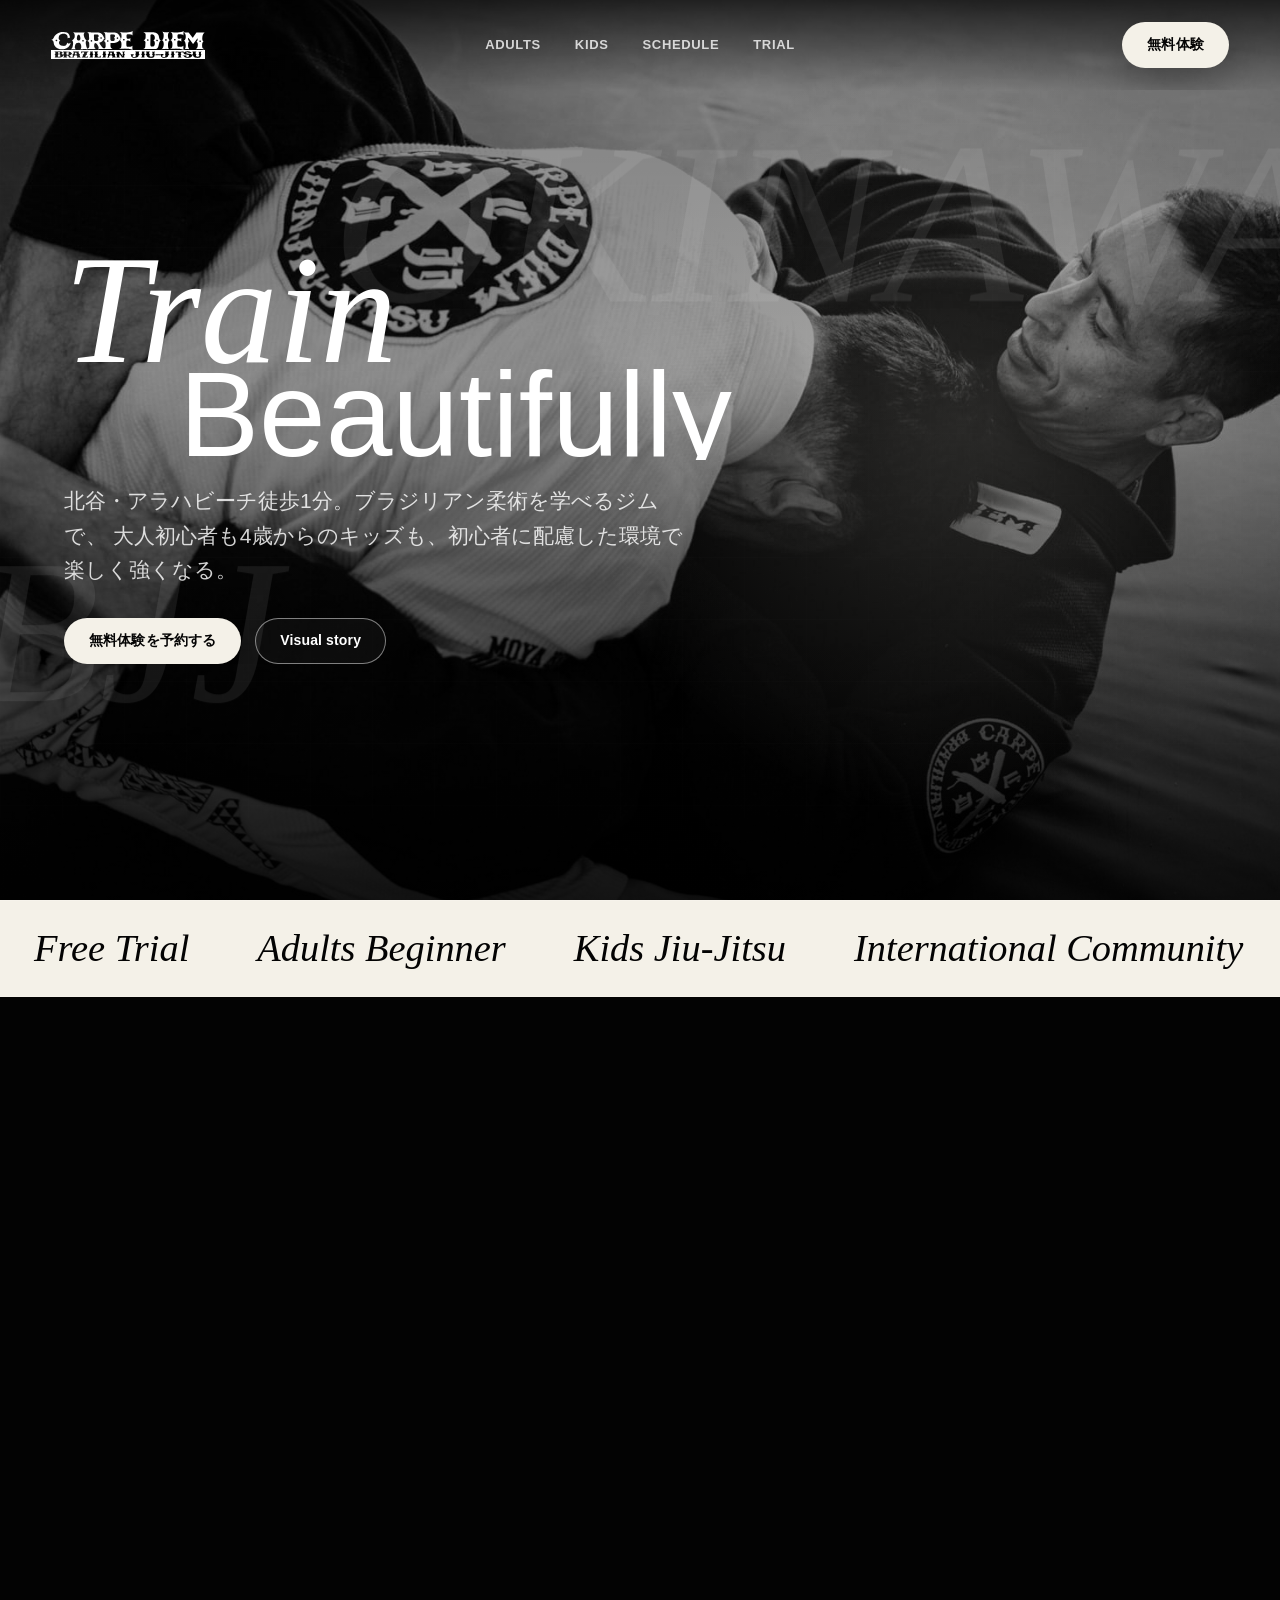
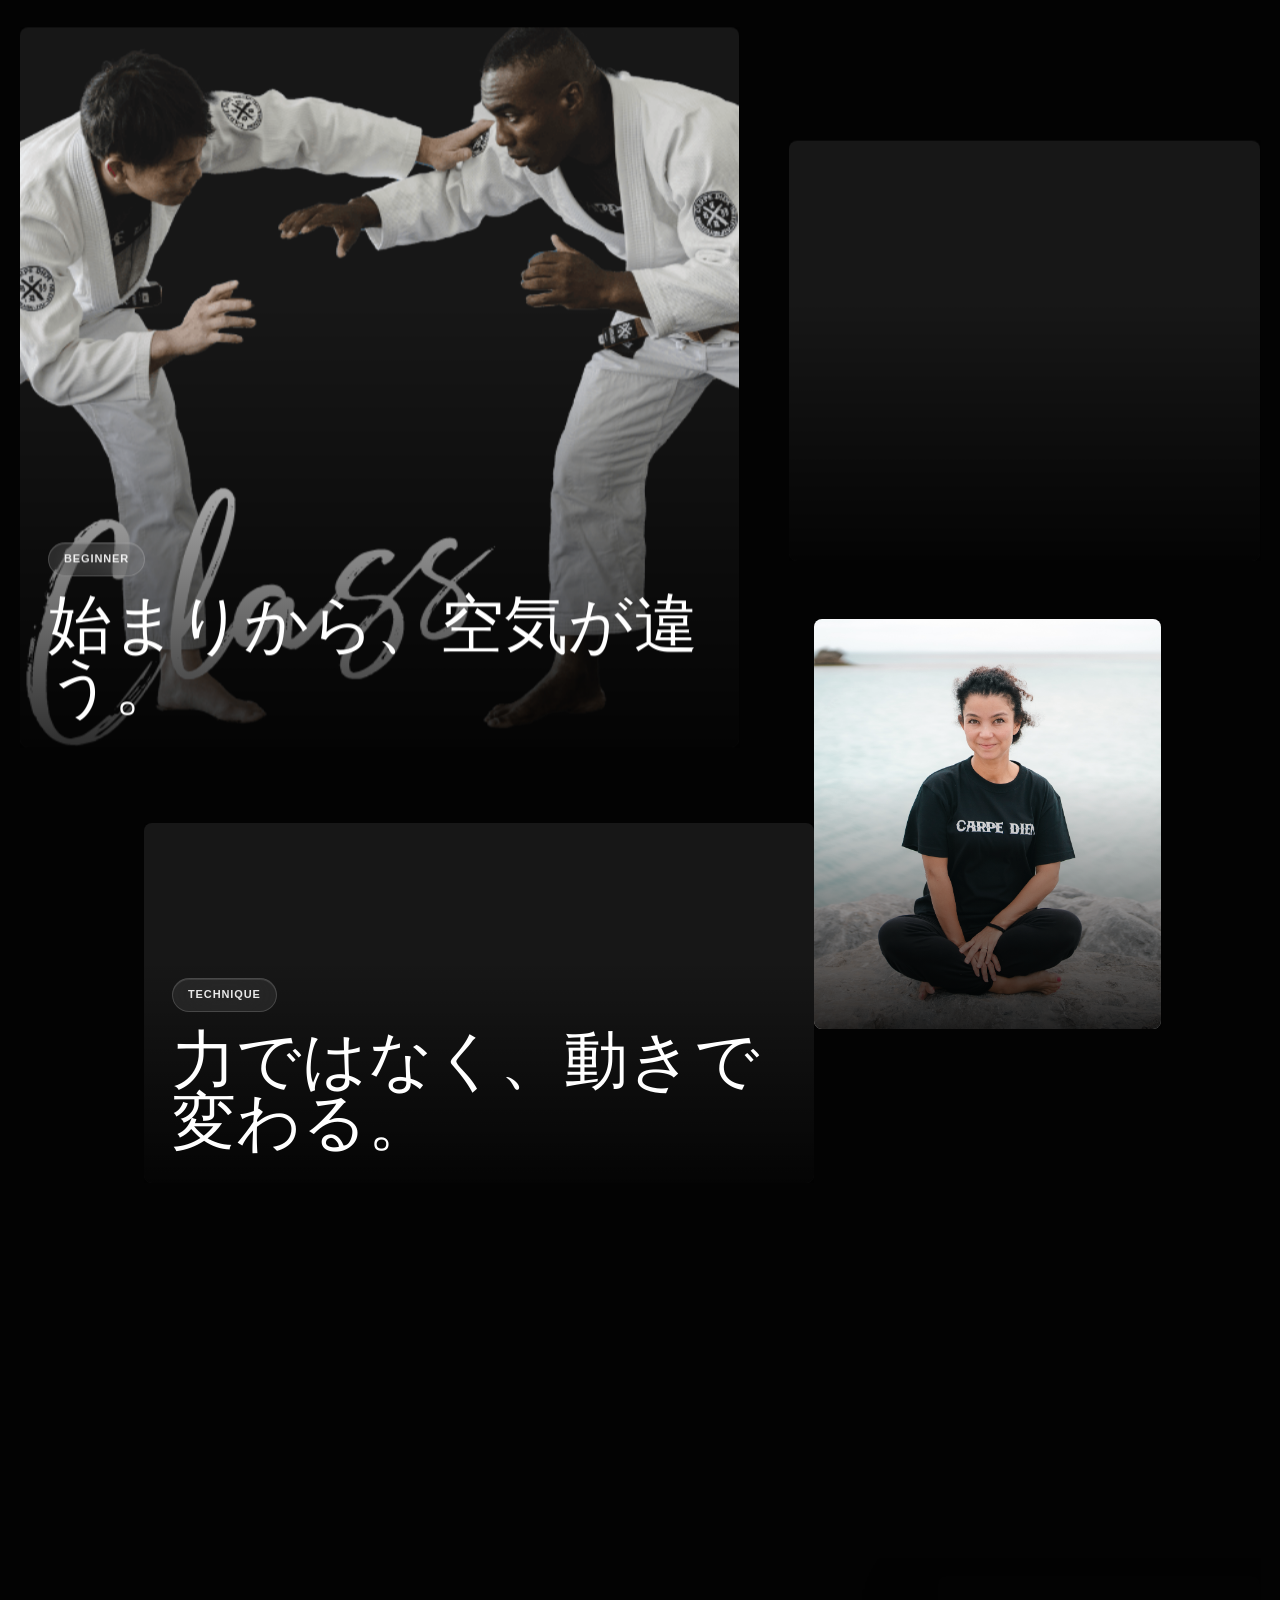
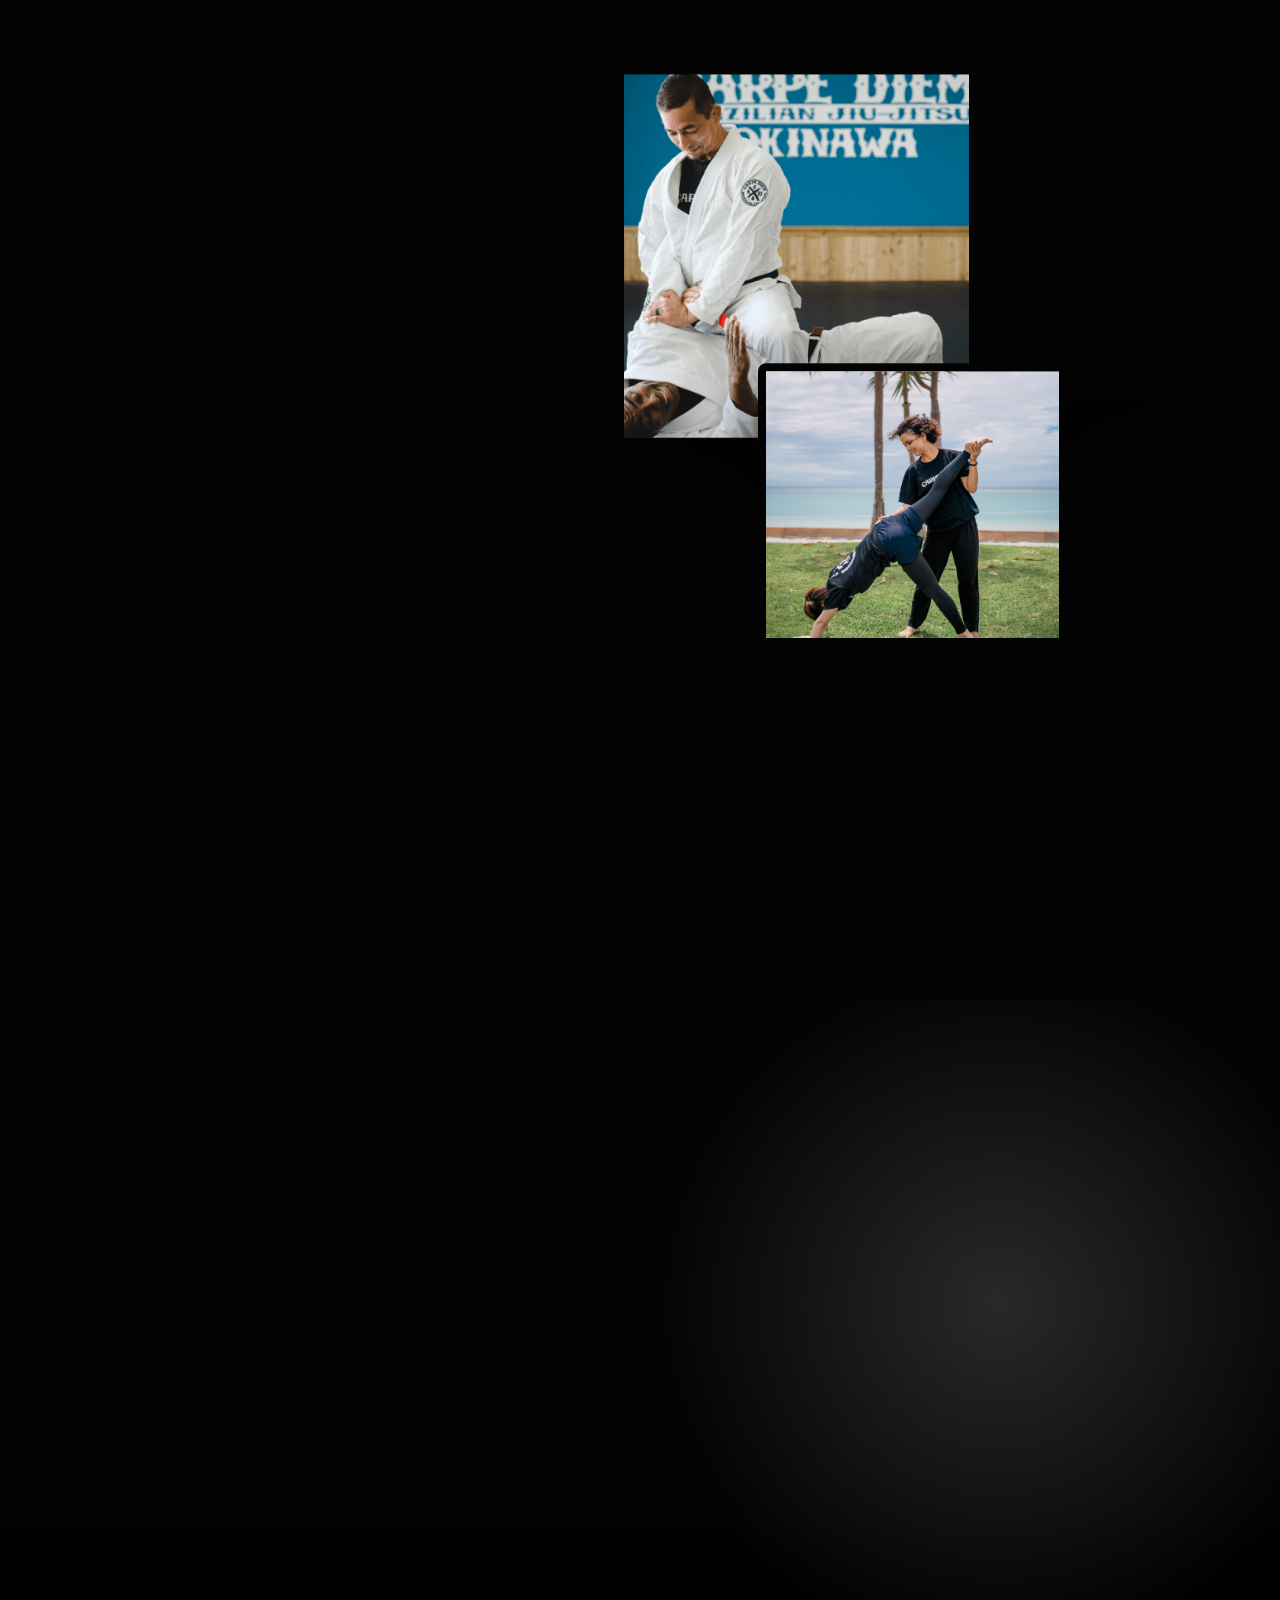
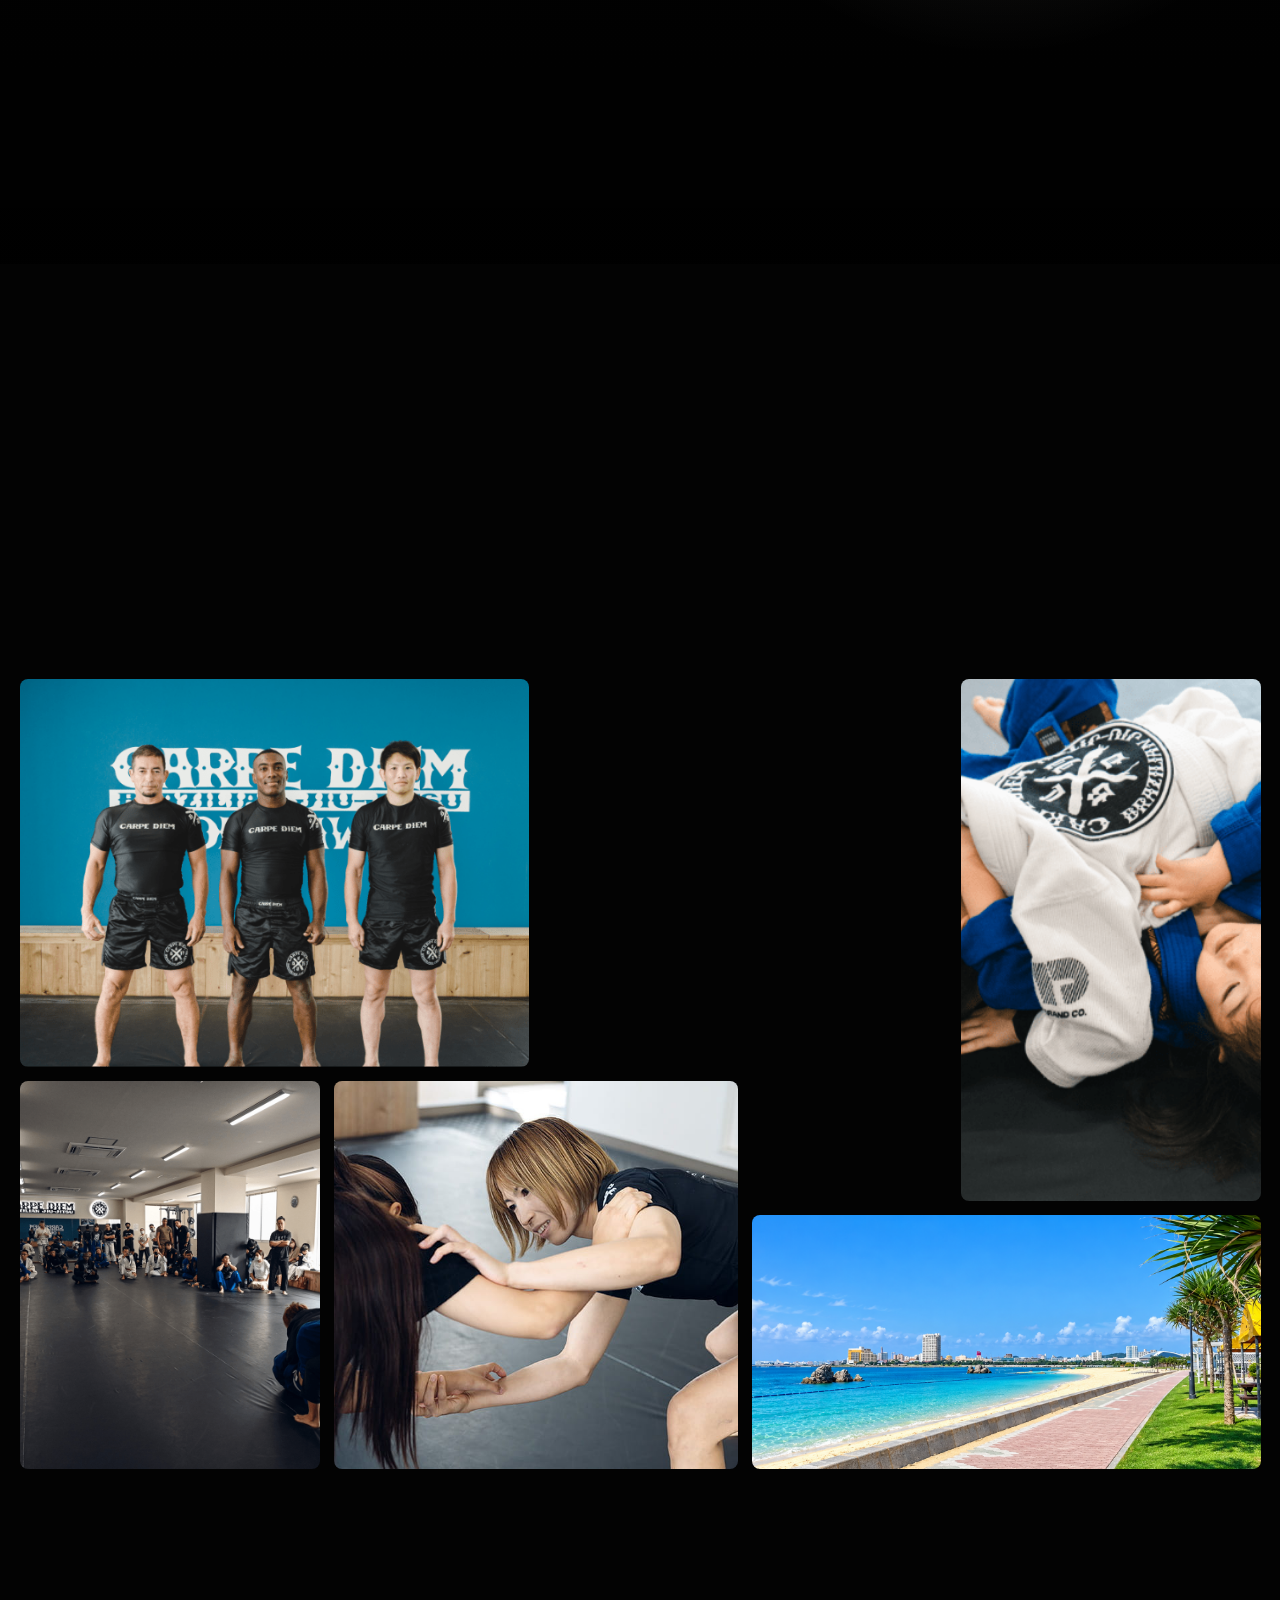
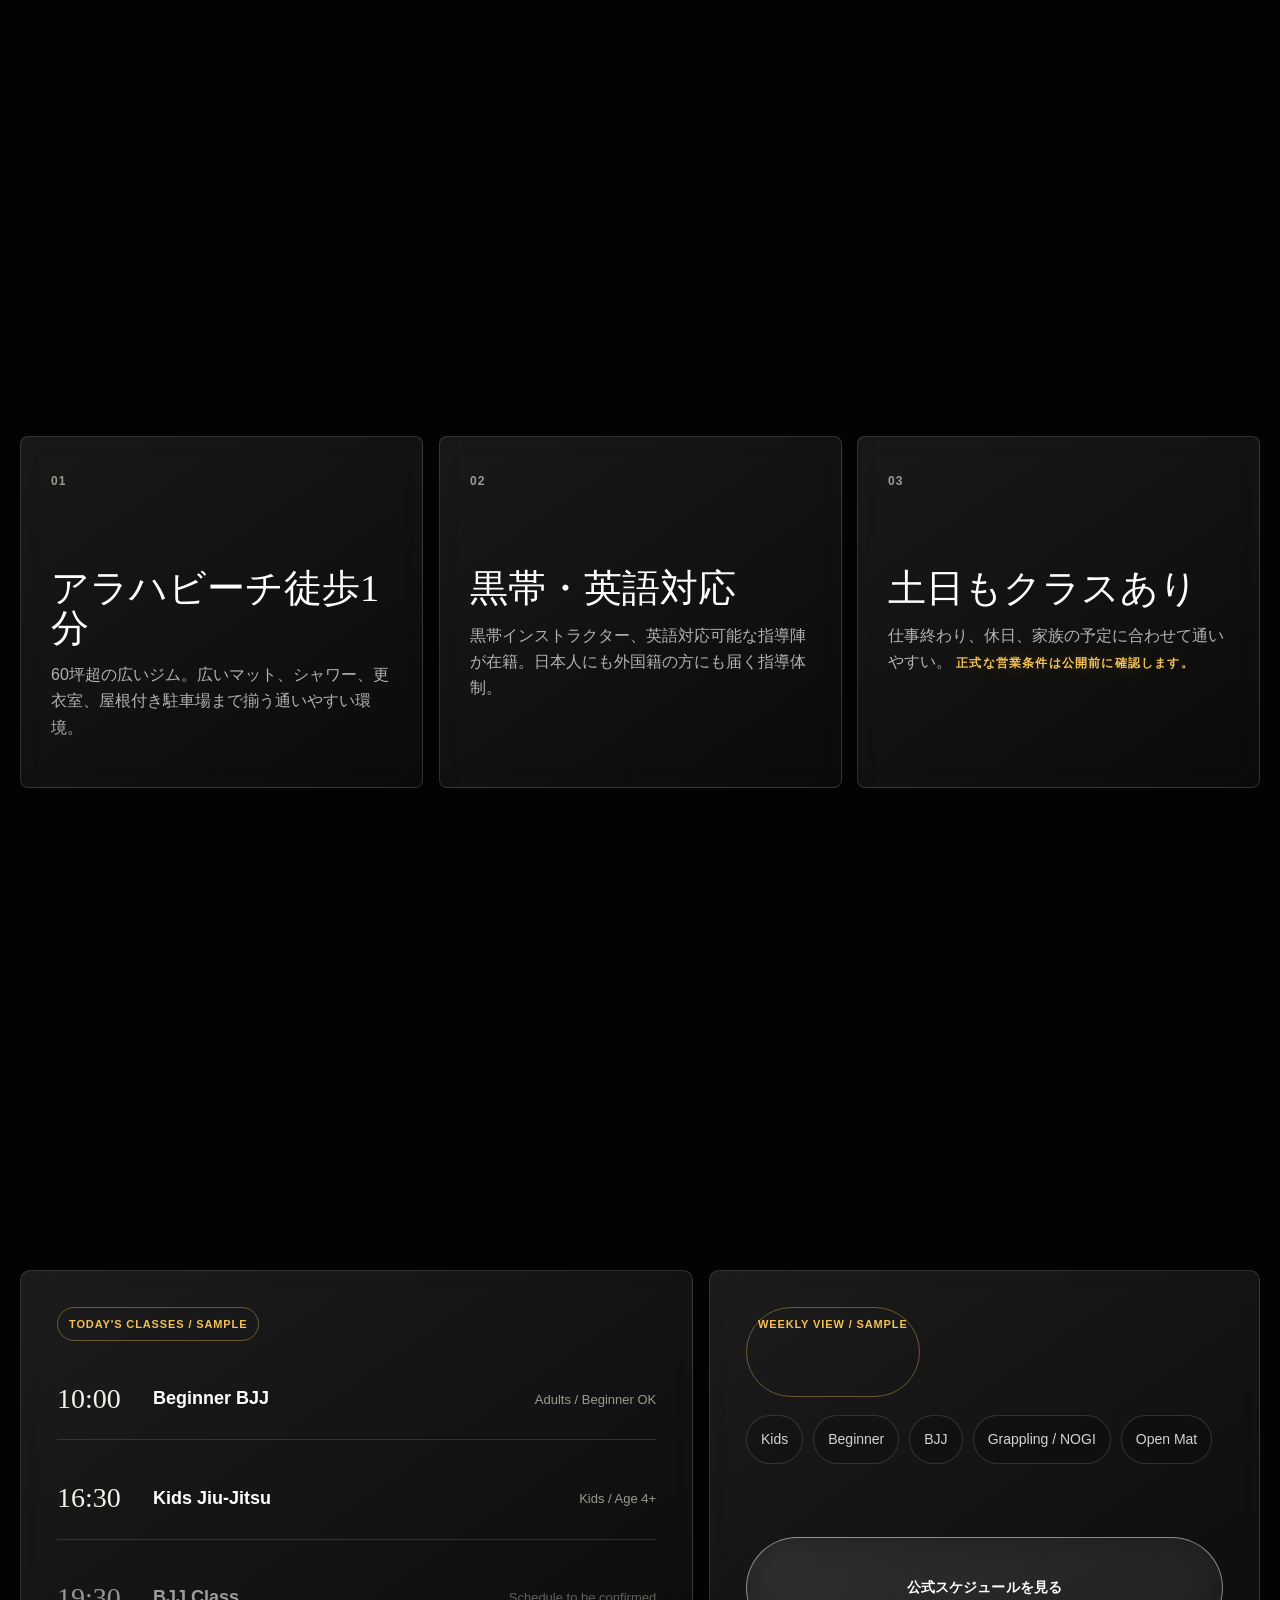
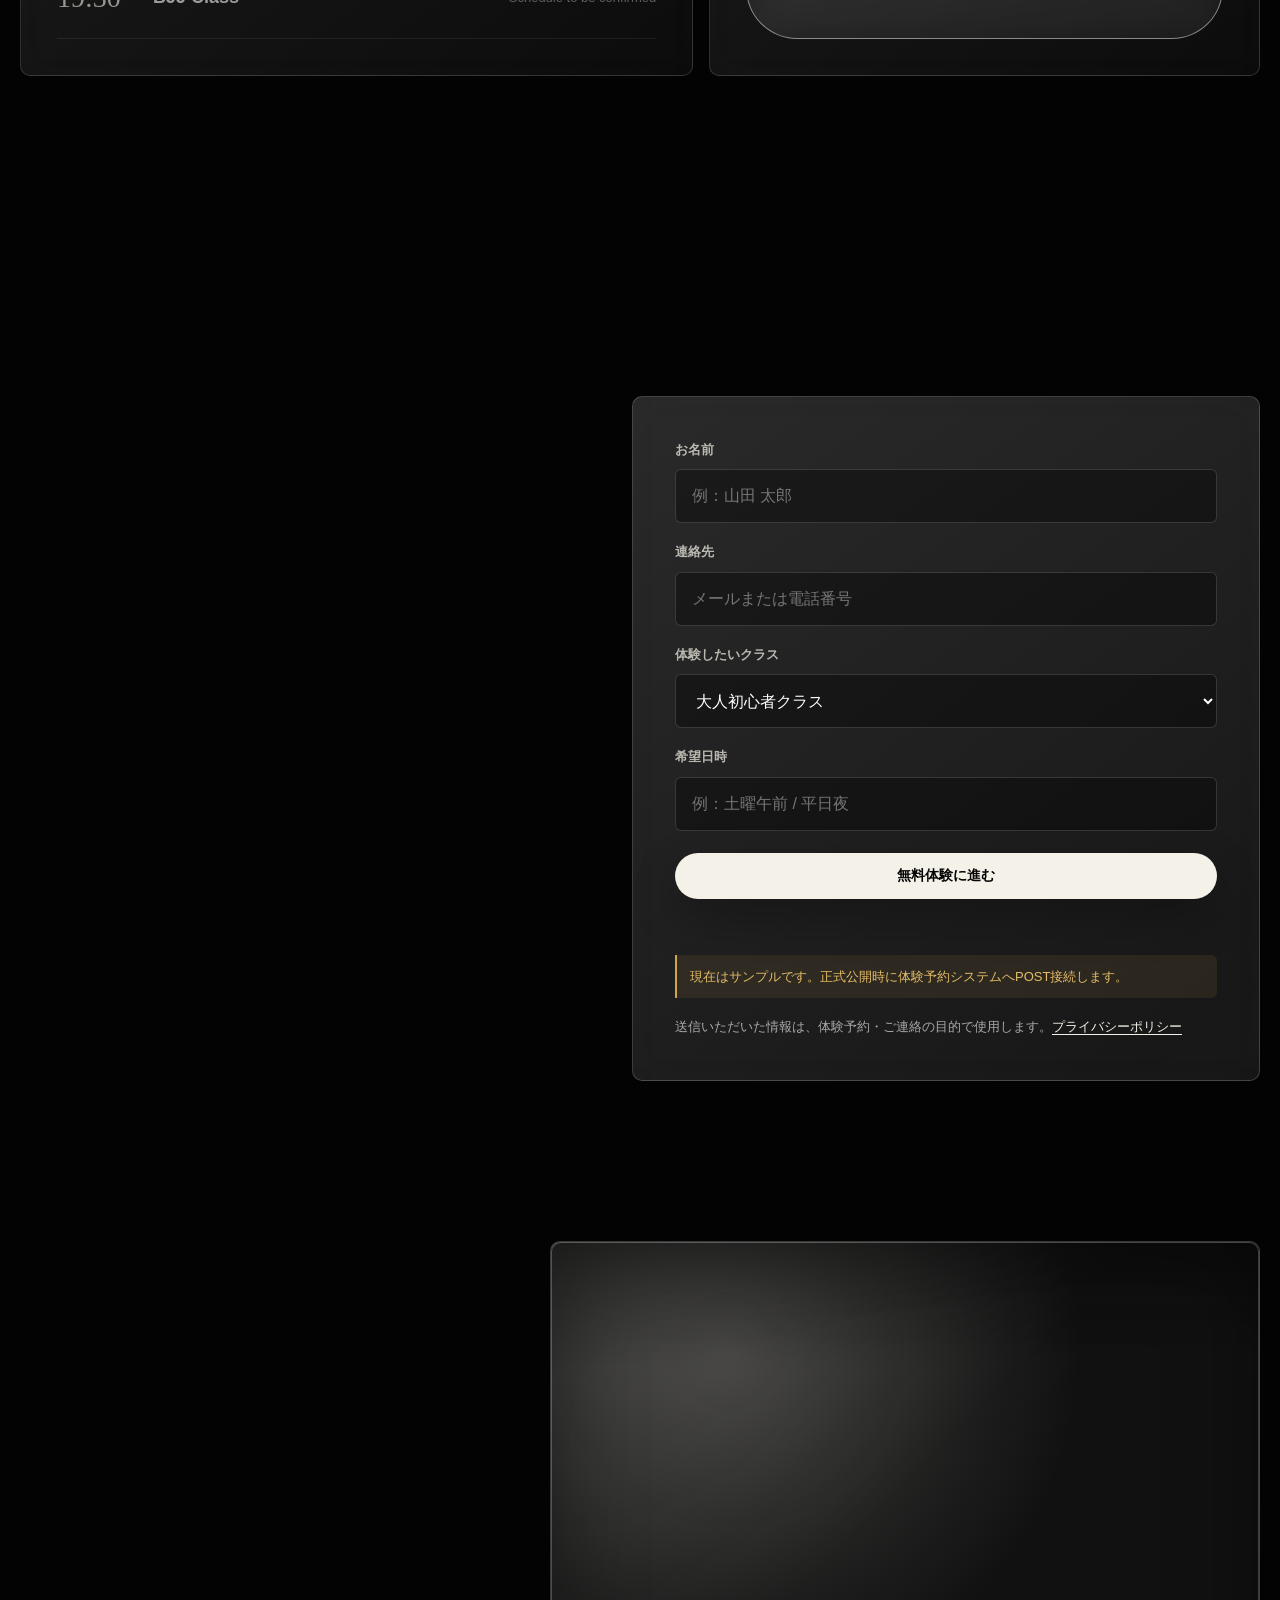
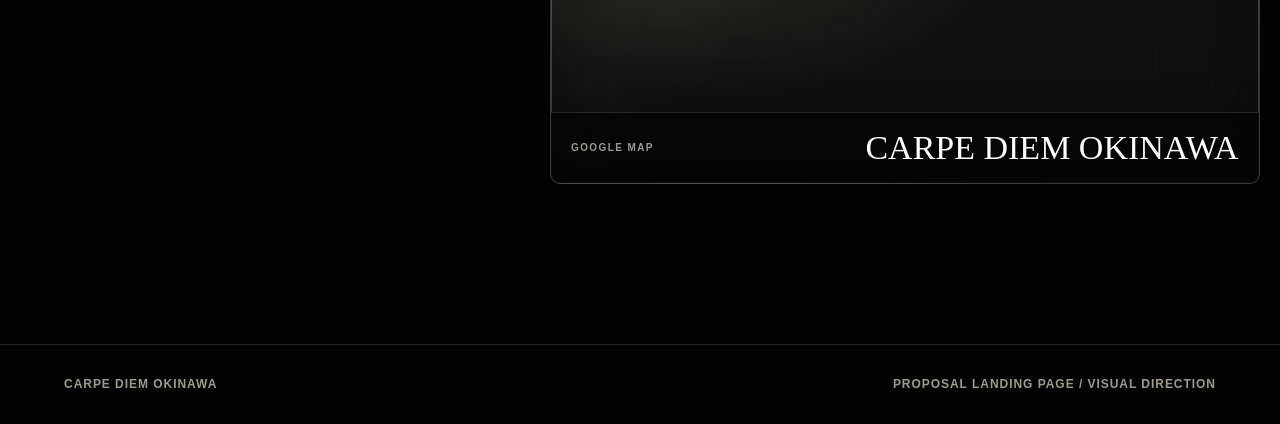
<file: index.html>
<!doctype html>
<html lang="ja">
  <head>
    <meta charset="utf-8">
    <meta name="viewport" content="width=device-width, initial-scale=1">
    <title>CARPE DIEM OKINAWA | 北谷のブラジリアン柔術 無料体験</title>
    <meta name="description" content="沖縄・北谷のブラジリアン柔術ジム CARPE DIEM OKINAWA の無料体験LP。">
    <meta name="robots" content="noindex,nofollow">
    <link rel="canonical" href="https://carpediem.okinawa/lp/trial/">
    <meta property="og:title" content="CARPE DIEM OKINAWA | 北谷のブラジリアン柔術 無料体験">
    <meta property="og:description" content="沖縄・北谷、アラハビーチ近くのブラジリアン柔術ジム。大人初心者もキッズも無料体験から。">
    <meta property="og:image" content="https://carpediem.okinawa/lp/trial/assets/images/hero-poster.jpg">
    <meta property="og:type" content="website">
    <meta property="og:url" content="https://carpediem.okinawa/lp/trial/">
    <meta name="twitter:card" content="summary_large_image">
    <link rel="icon" type="image/svg+xml" href="data:image/svg+xml,%3Csvg xmlns='http://www.w3.org/2000/svg' viewBox='0 0 64 64'%3E%3Crect width='64' height='64' fill='%23030303'/%3E%3Cpath d='M14 44V20h36v8H24v8h20v8z' fill='%23f4f1e8'/%3E%3C/svg%3E">
    <link rel="preload" as="video" href="./assets/video/hero.mp4">
    <link rel="stylesheet" href="./styles.css">
  </head>
  <body>
    <div class="page-loader" aria-hidden="true">
      <img class="loader-logo" src="./assets/images/loader-logo.png" alt="">
    </div>

    <header class="site-header" data-reveal="fade">
      <a class="brand" href="#top" aria-label="CARPE DIEM OKINAWA">
        <img src="./assets/icons/logo-wh.svg" alt="CARPE DIEM OKINAWA">
      </a>
      <nav class="nav-links" aria-label="Primary navigation">
        <a href="#adults">Adults</a>
        <a href="#kids">Kids</a>
        <a href="#schedule">Schedule</a>
        <a href="#trial">Trial</a>
      </nav>
      <a class="pill pill-primary" href="#trial" data-track="header_trial">無料体験</a>
    </header>

    <main id="top">
      <section class="hero" aria-label="CARPE DIEM OKINAWA hero">
        <video class="hero-video" autoplay muted loop playsinline preload="auto" poster="./assets/images/hero-poster.jpg" aria-hidden="true">
          <source src="./assets/video/hero.mp4" type="video/mp4">
        </video>
        <div class="hero-scrim"></div>
        <div class="hero-grain" aria-hidden="true"></div>
        <div class="kinetic-word word-okinawa" aria-hidden="true">OKINAWA</div>
        <div class="kinetic-word word-bjj" aria-hidden="true">BJJ</div>

        <div class="hero-content">
          <p class="eyebrow hero-kicker" data-reveal="clip">Chatan Okinawa / Brazilian Jiu-Jitsu</p>
          <h1 class="hero-title" aria-label="Train beautifully">
            <span data-hero-word>Train</span>
            <span data-hero-word>Beautifully</span>
          </h1>
          <p class="hero-copy" data-reveal="lift">
            北谷・アラハビーチ徒歩1分。ブラジリアン柔術を学べるジムで、
            大人初心者も4歳からのキッズも、初心者に配慮した環境で楽しく強くなる。
          </p>
          <div class="hero-actions" data-reveal="lift">
            <a class="pill pill-primary" href="#trial" data-track="hero_trial">無料体験を予約する</a>
            <a class="pill pill-ghost" href="#scene">Visual story</a>
          </div>
        </div>

        <div class="hero-stats" data-reveal="fade">
          <span>土日もクラスあり</span>
          <span>60坪超のジム</span>
          <span>Kids age 4+</span>
          <span>English friendly</span>
        </div>
      </section>

      <section class="marquee" aria-label="CARPE DIEM OKINAWA concept">
        <div>
          <span>Free Trial</span>
          <span>Adults Beginner</span>
          <span>Kids Jiu-Jitsu</span>
          <span>International Community</span>
          <span>Arāha Beach</span>
        </div>
      </section>

      <section class="statement section-pad" data-reveal="clip">
        <div class="statement-inner">
          <p class="eyebrow">Brazilian Jiu-Jitsu in Chatan, Okinawa</p>
          <h2>強さを、静かに美しく。</h2>
          <p>
            CARPE DIEM OKINAWAは、初心者、社会人、女性、キッズ、沖縄在住の外国人まで、
            目的に合わせて通える北谷のブラジリアン柔術ジム。打撃のない組技中心のスポーツとして、
            全身運動としての高いフィットネス効果を、洗練された空間で体験できます。
          </p>
        </div>
      </section>

      <section class="editorial-gallery" id="scene" aria-label="Visual story">
        <article class="feature-frame frame-large" data-reveal="float">
          <img src="./assets/images/beginner-class.png" alt="柔術クラスのイメージ" loading="lazy" decoding="async">
          <div>
            <span class="glass-badge">Beginner</span>
            <h3>始まりから、空気が違う。</h3>
          </div>
        </article>
        <article class="feature-frame frame-stack-a" data-reveal="float">
          <img src="./assets/images/facility-wide.jpg" alt="カルペディエム沖縄の施設" loading="lazy" decoding="async">
        </article>
        <article class="feature-frame frame-stack-b" data-reveal="float">
          <img src="./assets/images/beach-person.jpg" alt="沖縄らしいロケーションの人物写真" loading="lazy" decoding="async">
        </article>
        <article class="feature-frame frame-wide" data-reveal="float">
          <img src="./assets/images/technique.jpg" alt="柔術の練習風景" loading="lazy" decoding="async">
          <div>
            <span class="glass-badge">Technique</span>
            <h3>力ではなく、動きで変わる。</h3>
          </div>
        </article>
      </section>

      <section class="section-pad split adults" id="adults">
        <div class="split-copy" data-reveal="clip">
          <p class="eyebrow">Adults / First timers</p>
          <h2>初心者でも主役になれる。</h2>
          <p>
            公式サイトでは、大人の初心者にも参加しやすい柔術として案内されています。
            初心者向けクラスでは、基本動作やテクニックから段階的に学べます。
            日本語・英語での案内にも対応し、沖縄在住の外国人にも自然に届く導線にします。
          </p>
          <div class="price-list">
            <div class="price-block">
              <p class="price-label">料金 / Monthly fee</p>
              <div class="price-row">
                <span>キッズ柔術</span>
                <strong>9,000円／月</strong>
              </div>
              <div class="price-row">
                <span>キッズ体操のみ</span>
                <strong>5,000円／月</strong>
              </div>
              <div class="price-row">
                <span>女性・柔術初心者</span>
                <strong>5,000円／月</strong>
              </div>
              <div class="price-row">
                <span>男性・柔術初心者</span>
                <strong>8,000円／月</strong>
              </div>
            </div>
            <div class="price-english">
              <article>
                <span>Adults Beginner</span>
                <p>Women ¥5,000 / month<br>Men ¥8,000 / month</p>
              </article>
              <article>
                <span>Kids Jiu-Jitsu</span>
                <p>¥9,000 / month</p>
              </article>
            </div>
          </div>
        </div>
        <div class="collage" data-reveal="float">
          <img class="collage-main" src="./assets/images/adult-lesson.jpg" alt="大人向け柔術レッスン" loading="lazy" decoding="async">
          <img class="collage-float float-one" src="./assets/images/adult-practice.png" alt="大人初心者向けの柔術練習風景" loading="lazy" decoding="async">
          <img class="collage-float float-two" src="./assets/images/araha-mood.jpg" alt="アラハビーチ付近のイメージ" loading="lazy" decoding="async">
        </div>
      </section>

      <section class="immersive-kids" id="kids">
        <picture>
          <source media="(max-width: 620px)" srcset="./assets/images/kids-main-mobile.jpg">
          <img class="kids-bg" src="./assets/images/kids-main.jpg" alt="キッズ柔術クラス集合写真" loading="lazy" decoding="async">
        </picture>
        <div class="kids-overlay"></div>
        <div class="kids-content" data-reveal="clip">
          <p class="eyebrow">Kids age 4+</p>
          <h2>4歳から、礼儀と身体を育てる。</h2>
          <p>
            キッズ柔術クラスは4歳から中学生が対象。経験豊富なインストラクターが指導し、
            年齢や経験に合わせて参加しやすい環境を整えます。保護者に響くのは、強さだけではなく、
            挨拶、集中力、身体の使い方まで育つこと。
          </p>
          <div class="kids-benefit">
            <span>Kids Join Benefit</span>
            <strong>キッズ入会で無料特典</strong>
            <p>柔術着と帯をプレゼント <small>※条件あり</small></p>
          </div>
          <a class="pill pill-primary" href="#trial" data-track="kids_trial">キッズ体験を申し込む</a>
        </div>
      </section>

      <section class="section-pad image-run">
        <div class="run-heading" data-reveal="clip">
          <p class="eyebrow">Atmosphere</p>
          <h2>見た瞬間に、通う未来が浮かぶ。</h2>
        </div>
        <div class="run-grid">
          <img data-reveal="float" src="./assets/images/team-current.png" alt="大人クラスの雰囲気" loading="lazy" decoding="async">
          <img data-reveal="float" src="./assets/images/instructors.jpg" alt="インストラクター集合" loading="lazy" decoding="async">
          <img data-reveal="float" src="./assets/images/kids-current.png" alt="キッズクラス" loading="lazy" decoding="async">
          <img data-reveal="float" src="./assets/images/facility.jpg" alt="施設写真" loading="lazy" decoding="async">
          <img data-reveal="float" src="./assets/images/lesson-current.jpg" alt="レッスン風景" loading="lazy" decoding="async">
          <img data-reveal="float" src="./assets/images/araha-beach.png" alt="アラハビーチの風景" loading="lazy" decoding="async">
        </div>
      </section>

      <section class="section-pad proof">
        <div class="section-heading" data-reveal="clip">
          <p class="eyebrow">Why choose us</p>
          <h2>選ばれる理由は、通いやすさにもある。</h2>
        </div>
        <div class="proof-grid">
          <article data-reveal="float">
            <span>01</span>
            <h3>アラハビーチ徒歩1分</h3>
            <p>60坪超の広いジム。広いマット、シャワー、更衣室、屋根付き駐車場まで揃う通いやすい環境。</p>
          </article>
          <article data-reveal="float">
            <span>02</span>
            <h3>黒帯・英語対応</h3>
            <p>黒帯インストラクター、英語対応可能な指導陣が在籍。日本人にも外国籍の方にも届く指導体制。</p>
          </article>
          <article data-reveal="float">
            <span>03</span>
            <h3>土日もクラスあり</h3>
            <p>仕事終わり、休日、家族の予定に合わせて通いやすい。<span class="inline-note caution-note">正式な営業条件は公開前に確認します。</span></p>
          </article>
        </div>
      </section>

      <section class="section-pad schedule-sample" id="schedule">
        <div class="section-heading" data-reveal="clip">
          <p class="eyebrow">Schedule Sample</p>
          <h2>自分が通えるクラスを、すぐ確認。</h2>
          <p class="caution-note schedule-note">表示イメージです。正式な時間割はオーナーヒアリング後に反映します。</p>
        </div>
        <div class="schedule-grid">
          <article class="today-card" data-reveal="float">
            <span class="sample-badge">Today's Classes / Sample</span>
            <div class="class-row">
              <time>10:00</time>
              <strong>Beginner BJJ</strong>
              <span>Adults / Beginner OK</span>
            </div>
            <div class="class-row">
              <time>16:30</time>
              <strong>Kids Jiu-Jitsu</strong>
              <span>Kids / Age 4+</span>
            </div>
            <div class="class-row is-muted">
              <time>19:30</time>
              <strong>BJJ Class</strong>
              <span>Schedule to be confirmed</span>
            </div>
          </article>
          <article class="weekly-card" data-reveal="float">
            <span class="sample-badge">Weekly View / Sample</span>
            <div class="week-tags" aria-label="Schedule category sample">
              <span>Kids</span>
              <span>Beginner</span>
              <span>BJJ</span>
              <span>Grappling / NOGI</span>
              <span>Open Mat</span>
            </div>
            <a class="pill pill-ghost" href="https://carpediem.okinawa/schedules/" target="_blank" rel="noreferrer" data-track="schedule_view">公式スケジュールを見る</a>
          </article>
        </div>
      </section>

      <section class="section-pad trial-section" id="trial">
        <div class="trial-copy" data-reveal="clip">
          <p class="eyebrow">Free trial & contact</p>
          <h2>素晴らしい体験の場が待っています</h2>
          <p class="trial-note">
            LP内で完結する仮フォームと、LINE相談・公式申込みページへの導線を設置。
            実公開時は公式LINE URLと予約管理システムへ接続します。
          </p>
          <div class="contact-buttons">
            <a class="pill pill-primary" href="https://member.carpediem.okinawa/" target="_blank" rel="noreferrer" data-track="trial_official_signup">公式申込みページへ</a>
            <!-- TODO: official LINE URL -->
            <a class="pill pill-line" href="#" aria-disabled="true" data-track="line_contact">
              <img src="./assets/icons/line.svg" alt="">
              LINEで相談する
            </a>
            <!-- VERIFY PHONE -->
            <span class="pill pill-ghost pill-disabled" aria-disabled="true">電話番号確認中</span>
          </div>
        </div>
        <form class="trial-form" data-reveal="float" data-sample-form novalidate>
          <label>
            <span>お名前</span>
            <input type="text" name="name" placeholder="例：山田 太郎">
          </label>
          <label>
            <span>連絡先</span>
            <input type="text" name="contact" placeholder="メールまたは電話番号">
          </label>
          <label>
            <span>体験したいクラス</span>
            <select name="class">
              <option>大人初心者クラス</option>
              <option>キッズ 4歳〜</option>
              <option>通常柔術クラス</option>
              <option>まずは相談したい</option>
            </select>
          </label>
          <label>
            <span>希望日時</span>
            <input type="text" name="date" placeholder="例：土曜午前 / 平日夜">
          </label>
          <button class="pill pill-primary" type="submit">無料体験に進む</button>
          <p class="form-status" role="status" aria-live="polite"></p>
          <p class="form-note">現在はサンプルです。正式公開時に体験予約システムへPOST接続します。</p>
          <p class="privacy-note">送信いただいた情報は、体験予約・ご連絡の目的で使用します。<a href="https://carpediem.okinawa/privacy/" target="_blank" rel="noreferrer">プライバシーポリシー</a></p>
        </form>
      </section>

      <section class="section-pad map-section" id="access">
        <div class="map-copy" data-reveal="clip">
          <p class="eyebrow">Access</p>
          <h2>アラハビーチ徒歩1分。</h2>
          <p>
            北谷の海辺に近いロケーション。体験前後の時間まで、沖縄らしく気持ちよく過ごせる場所です。
          </p>
          <a class="pill pill-ghost" href="https://www.google.com/maps/search/?api=1&query=CARPE%20DIEM%20OKINAWA" target="_blank" rel="noreferrer" data-track="map_open">Googleマップで開く</a>
        </div>
        <div class="map-frame" data-reveal="float">
          <iframe
            title="CARPE DIEM OKINAWA Google Map"
            src="https://www.google.com/maps?q=CARPE%20DIEM%20OKINAWA&output=embed"
            loading="lazy"
            referrerpolicy="no-referrer-when-downgrade"></iframe>
          <div class="map-label">
            <span>Google Map</span>
            <strong>CARPE DIEM OKINAWA</strong>
          </div>
        </div>
      </section>
    </main>

    <footer class="site-footer">
      <span>CARPE DIEM OKINAWA</span>
      <span>Proposal landing page / visual direction</span>
    </footer>

    <script src="./script.js"></script>
  </body>
</html>
</file>
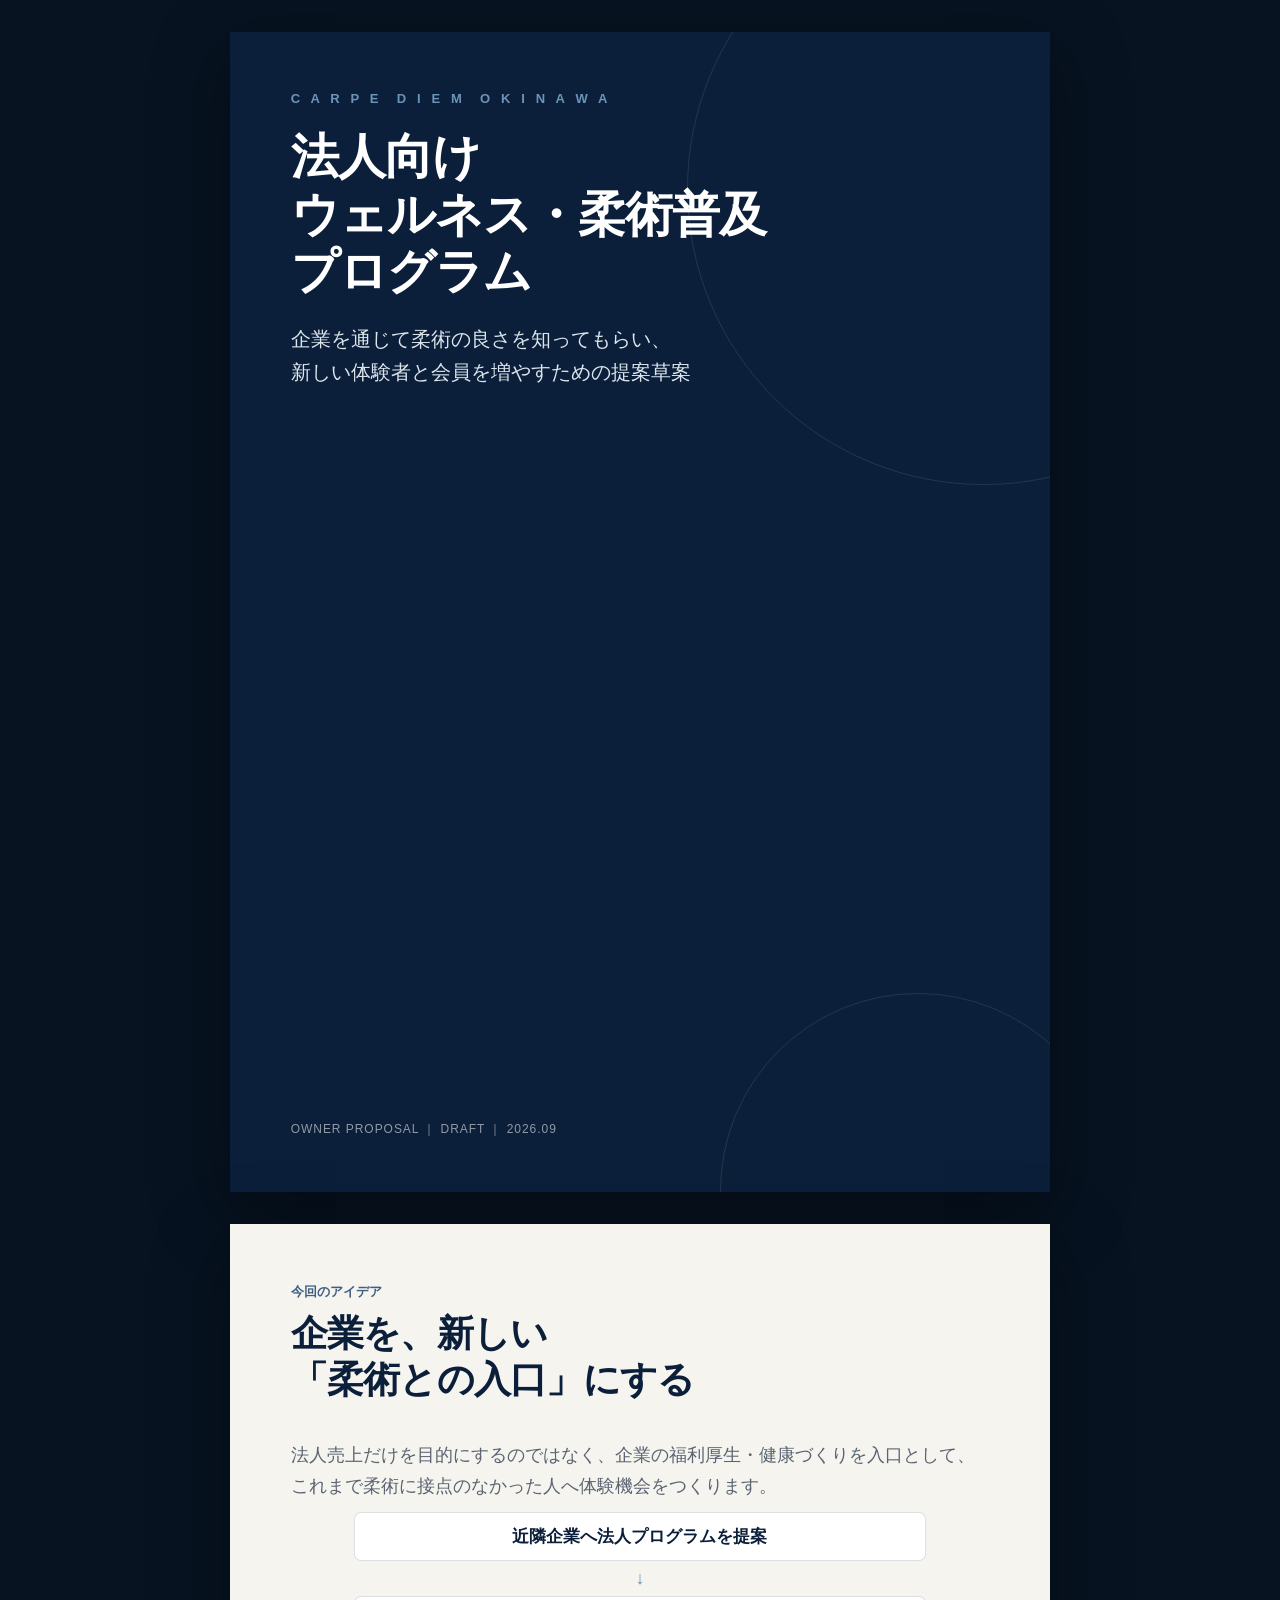
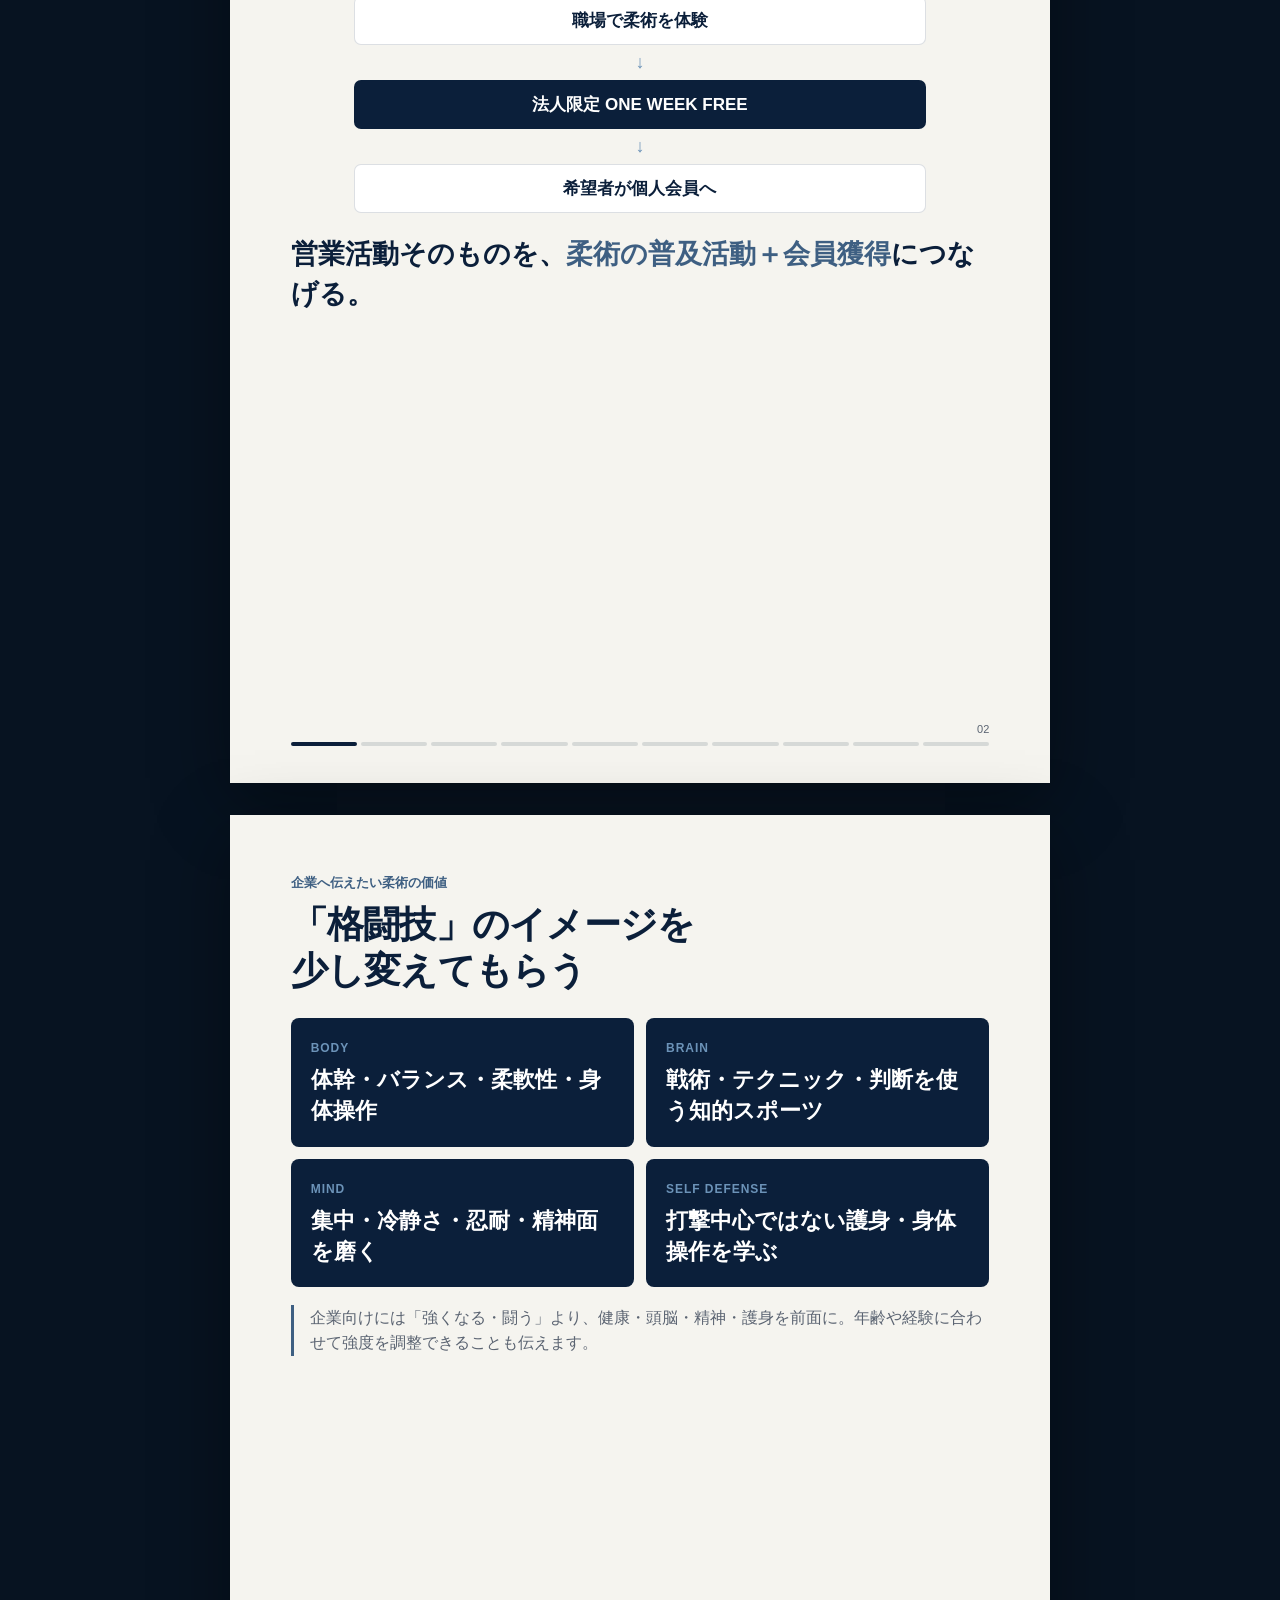
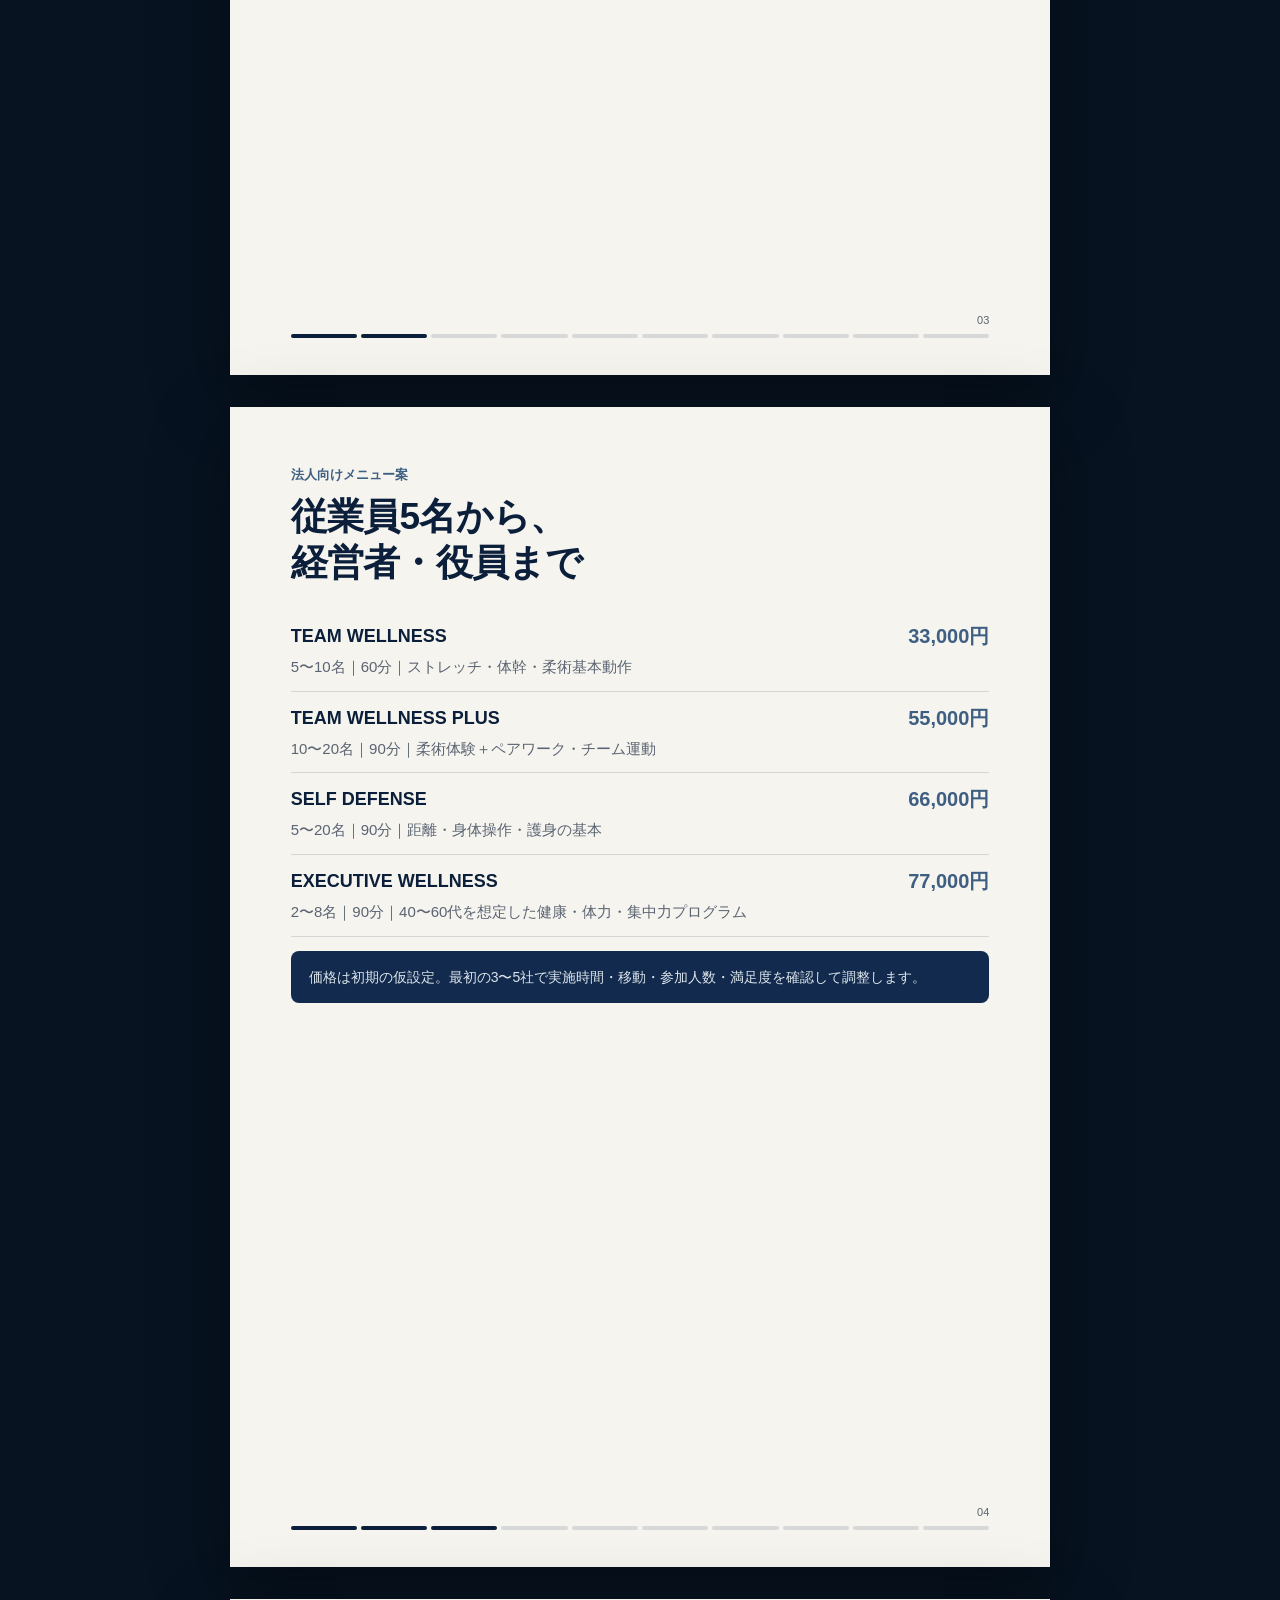
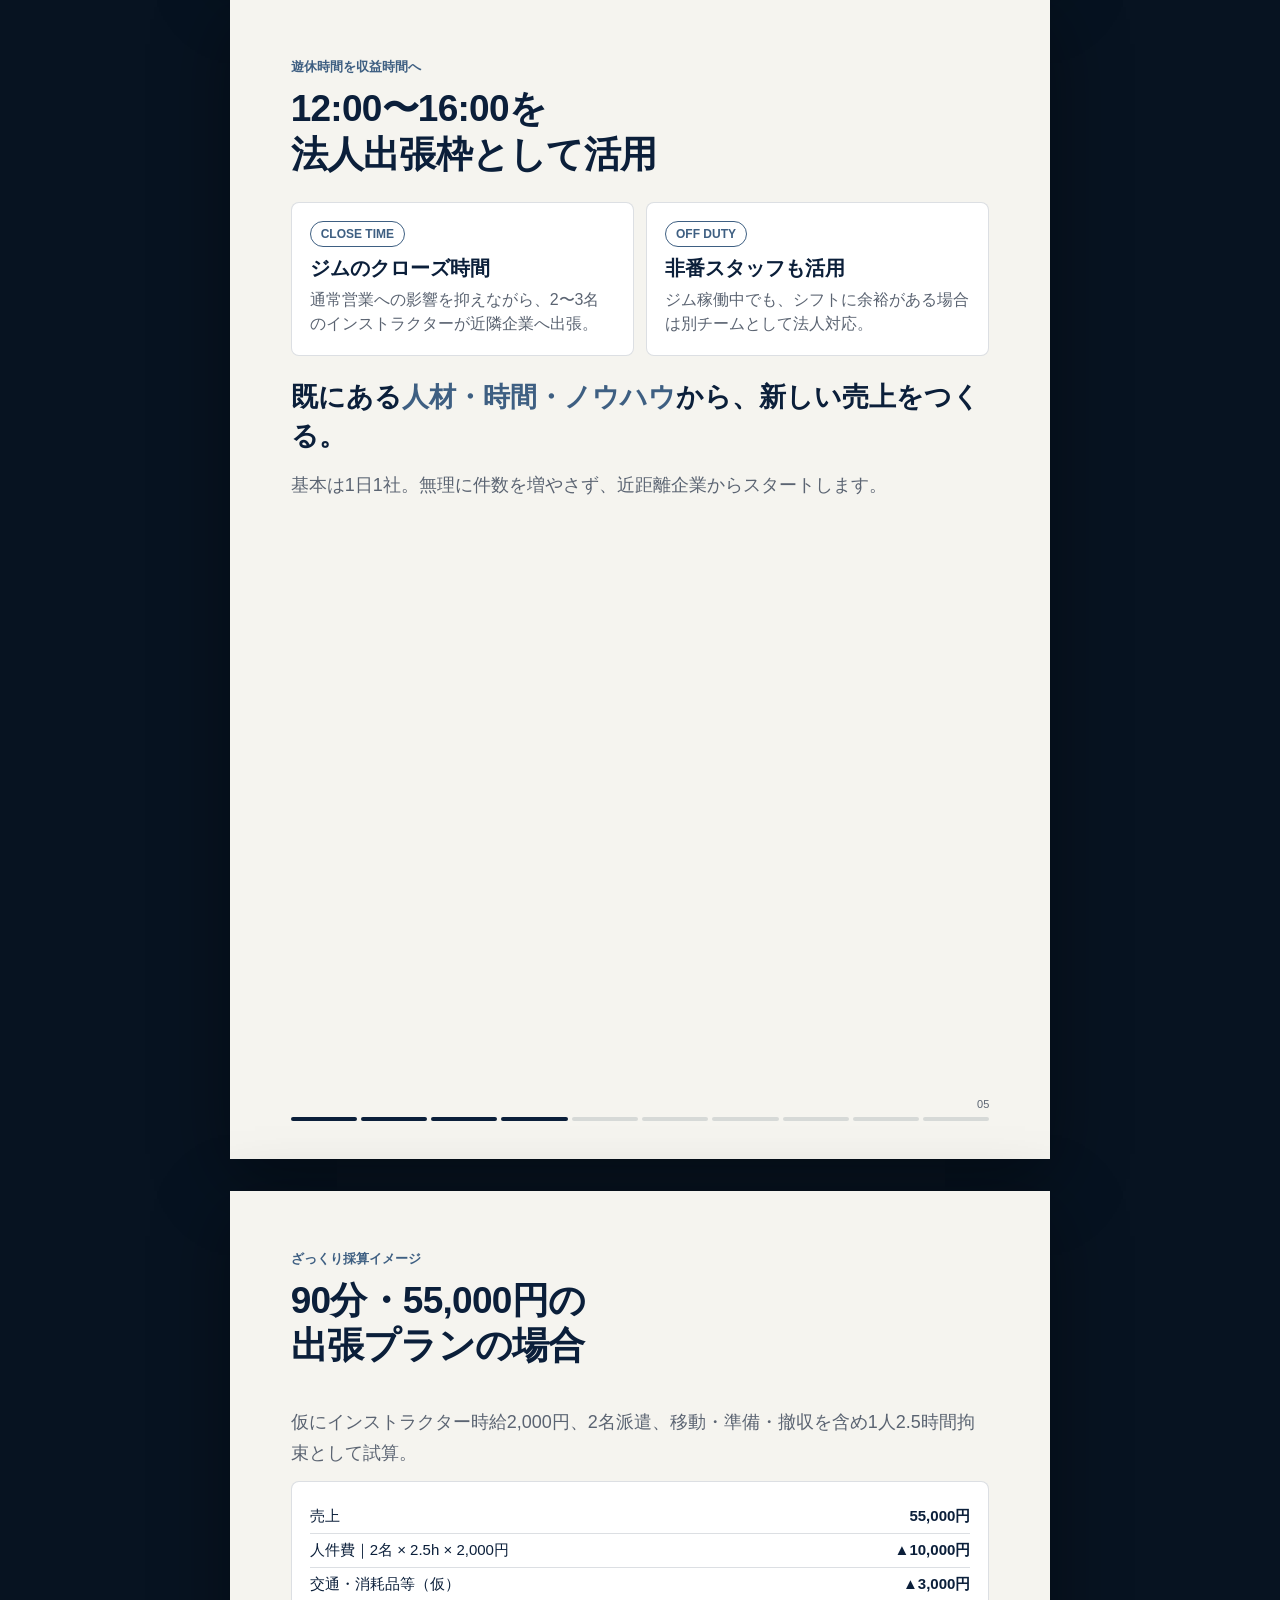
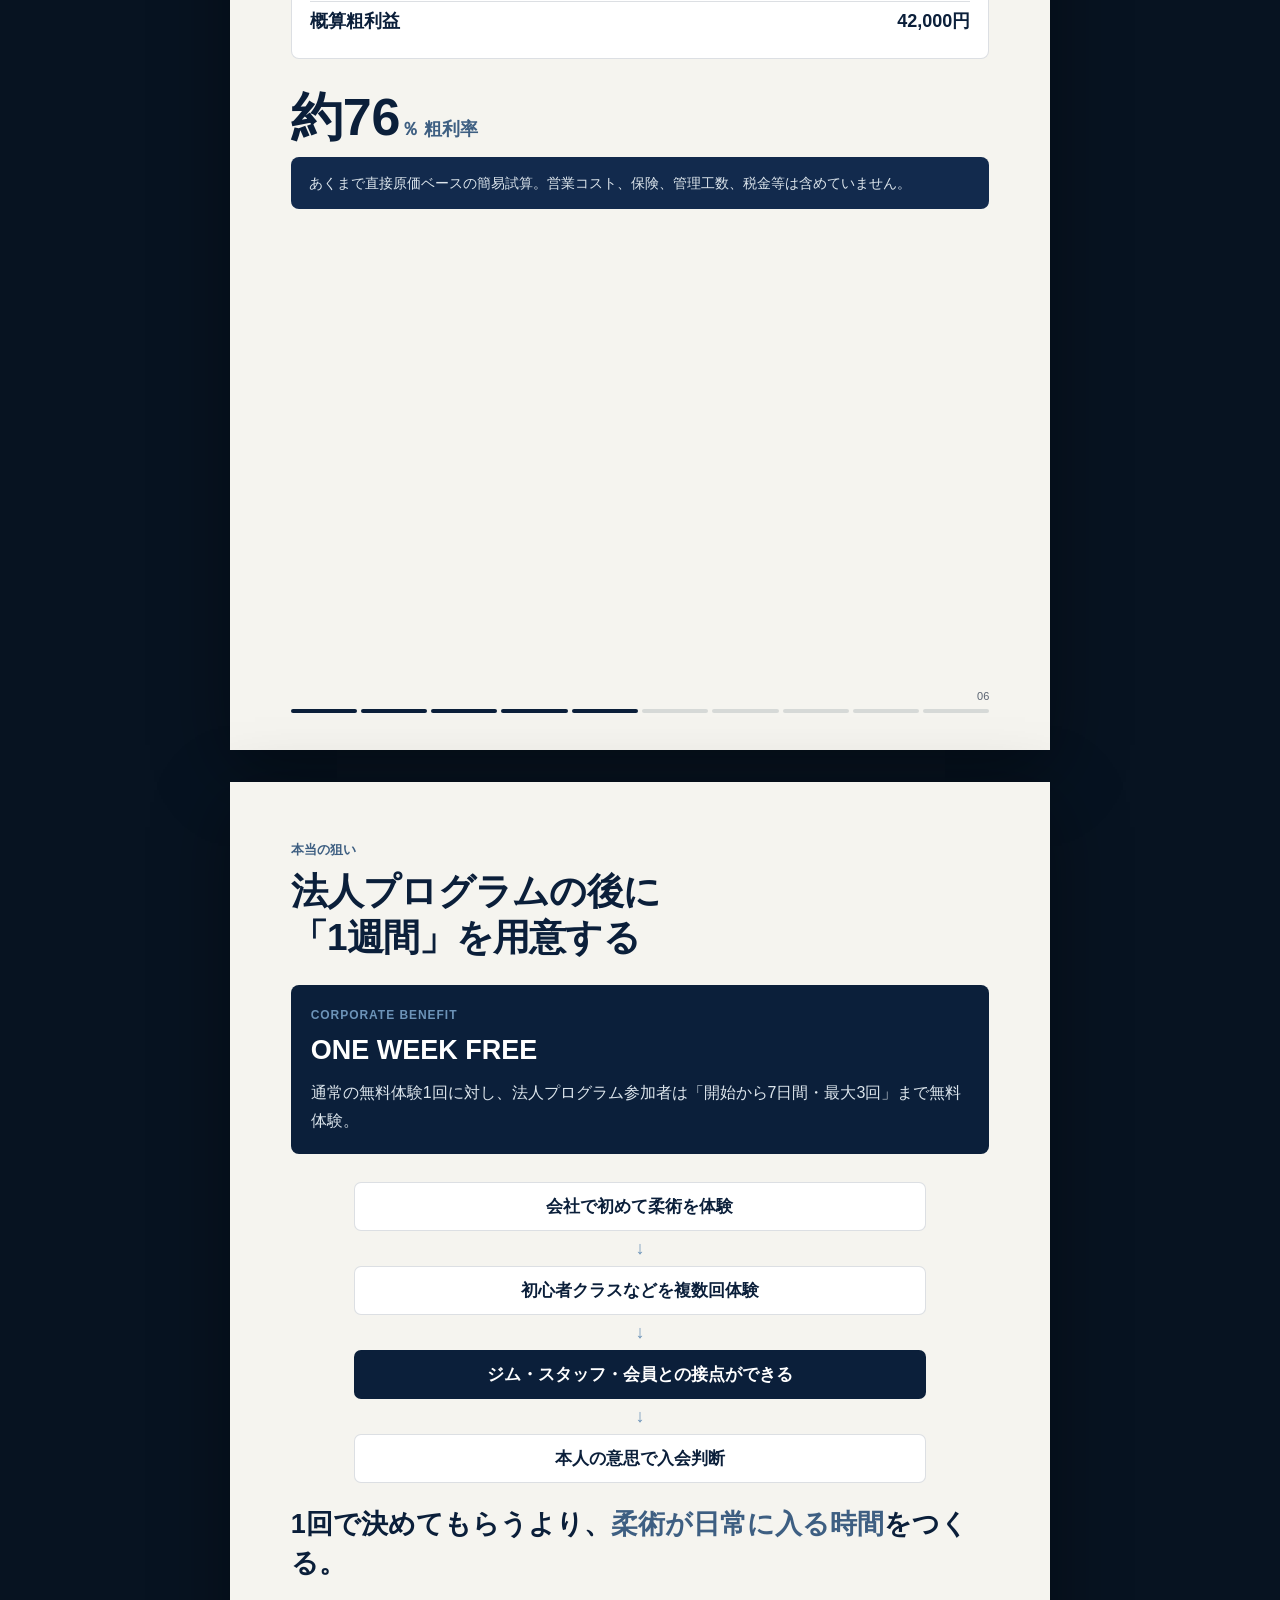
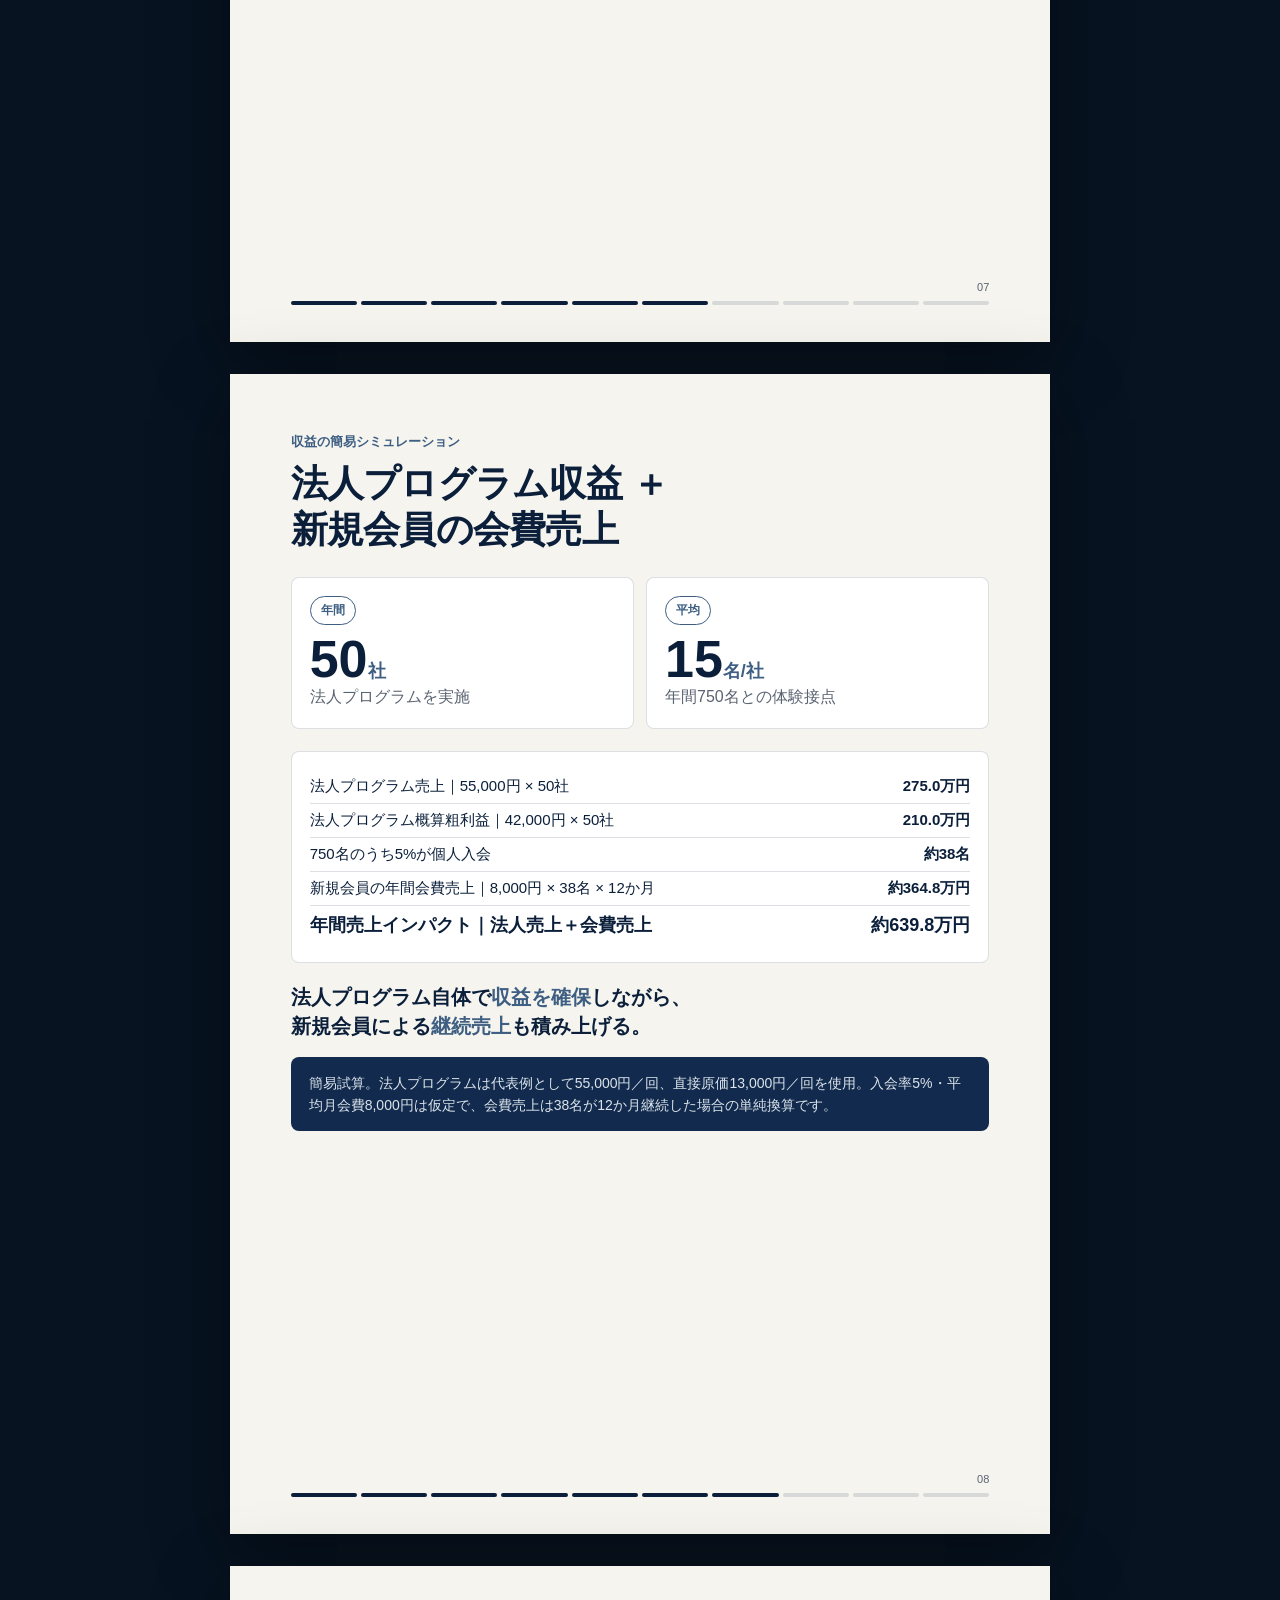
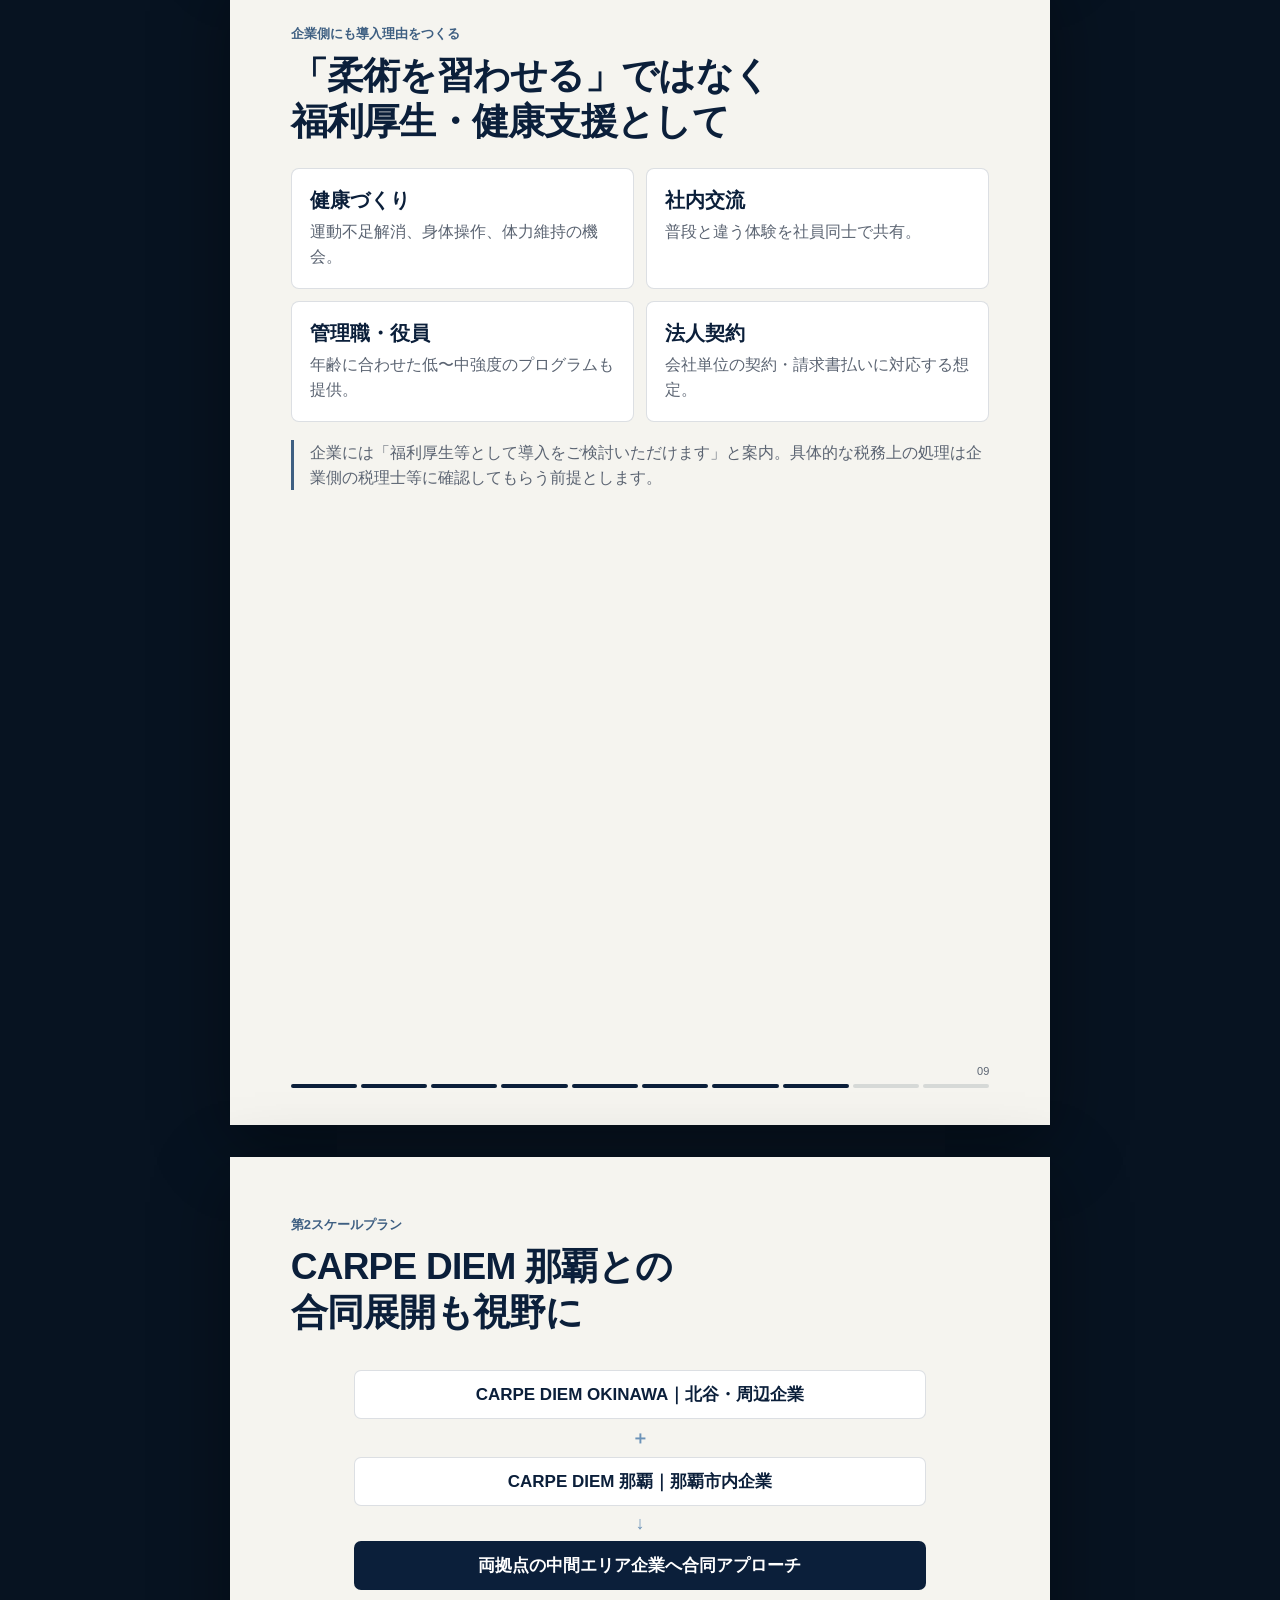
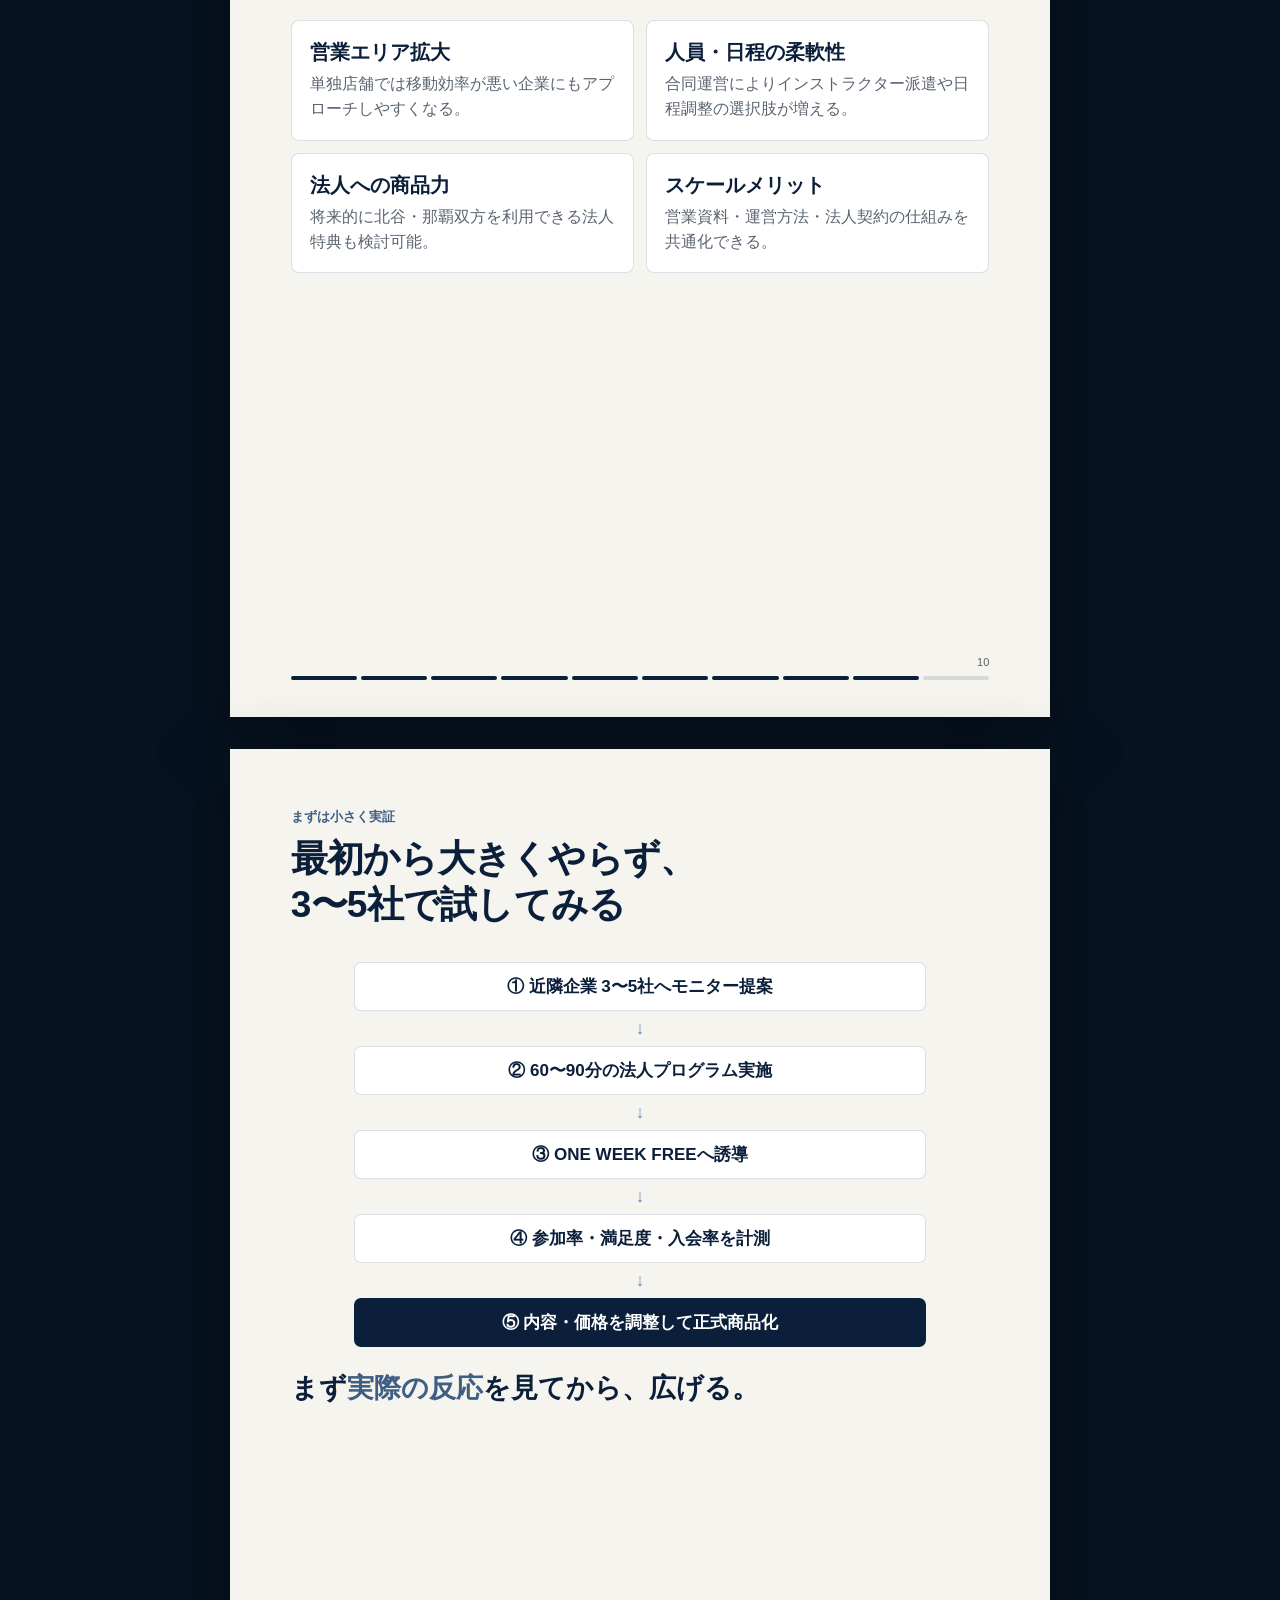
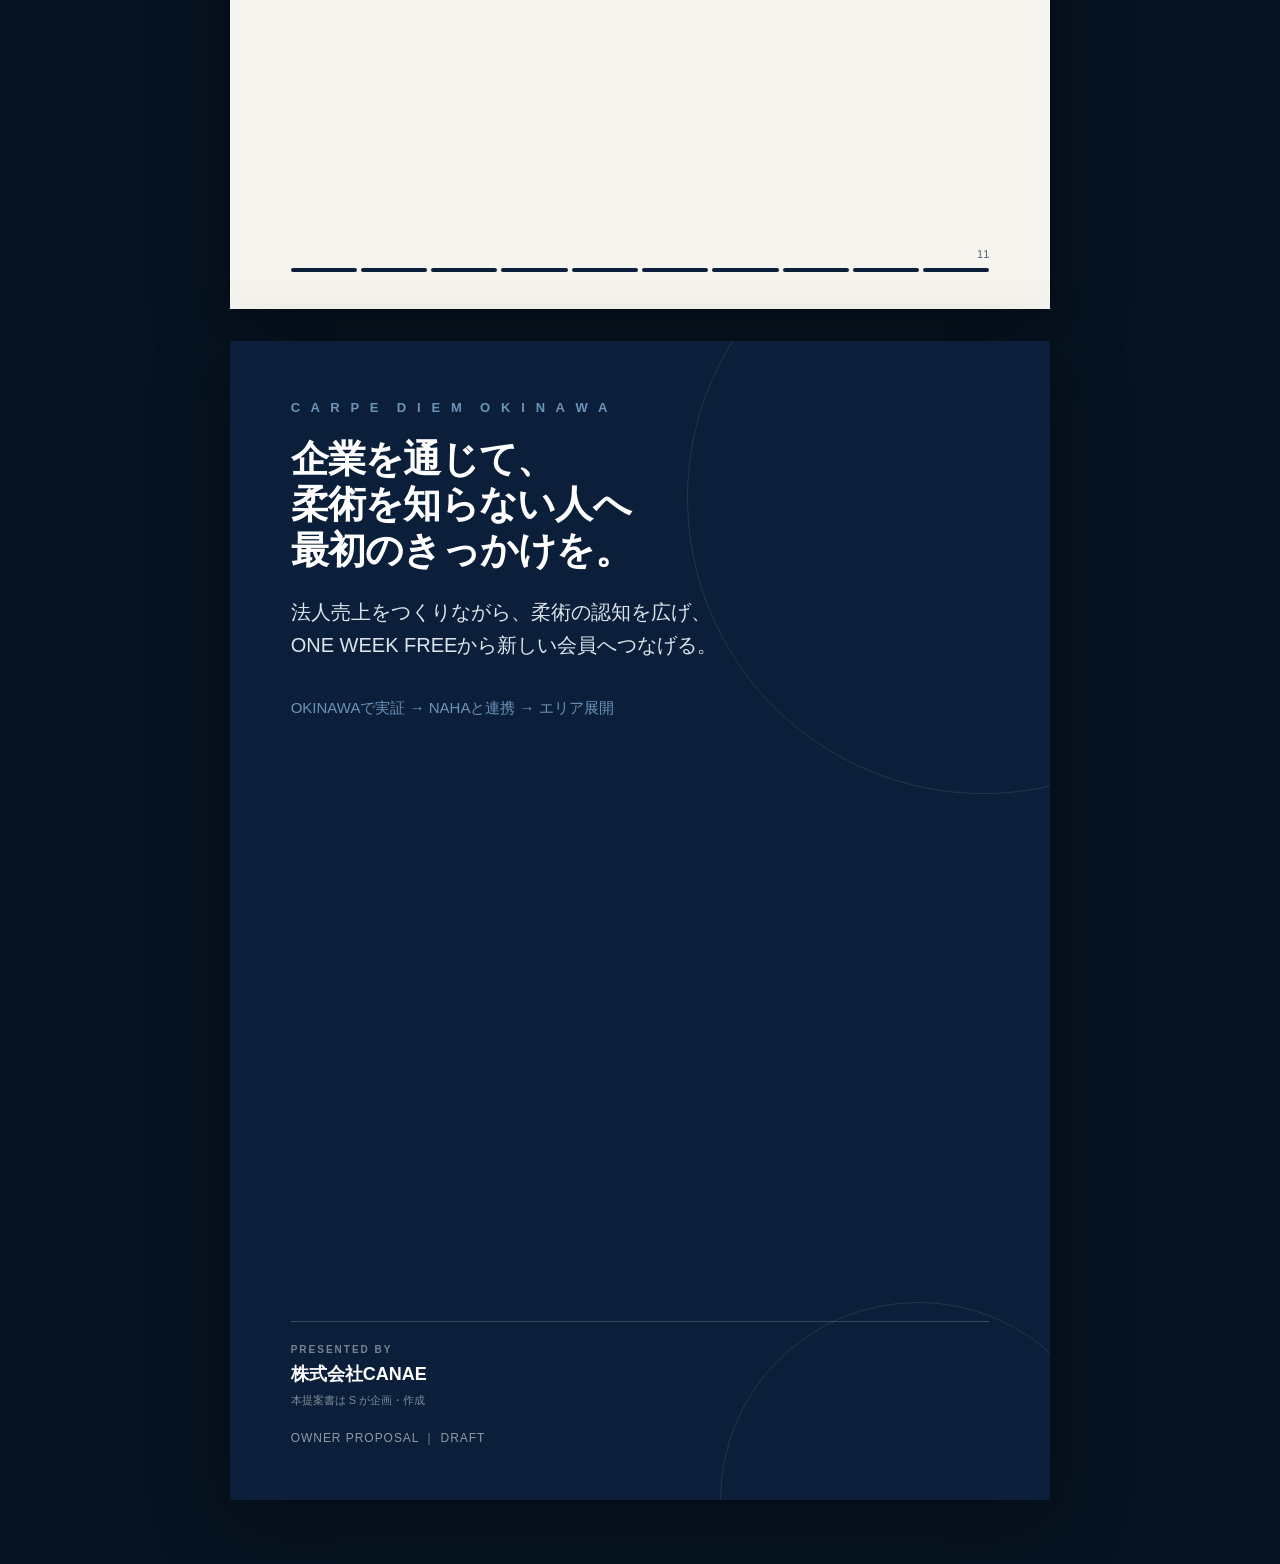
<file: corporate-wellness/index.html>
<!DOCTYPE html>
<html lang="ja">
<head>
<meta charset="UTF-8">
<meta name="viewport" content="width=device-width, initial-scale=1.0">
<meta name="robots" content="noindex,nofollow,noarchive">
<title>CARPE DIEM OKINAWA｜法人向けウェルネス・柔術普及プログラム</title>
<style>
:root{--navy:#0B1F3A;--ink:#122A4D;--steel:#3E5F82;--sky:#6C93B8;--mist:#DCE5EC;--paper:#F5F4EF;--white:#fff;--gray:#5B6472;--hair:rgba(11,31,58,.14)}
*{box-sizing:border-box;margin:0;padding:0}html,body{background:#071321;color:var(--navy);font-family:-apple-system,BlinkMacSystemFont,"Noto Sans JP","Hiragino Kaku Gothic ProN","Yu Gothic",sans-serif;-webkit-font-smoothing:antialiased}body{padding:32px 0}.deck{width:min(92vw,820px);margin:auto}.page{position:relative;width:100%;aspect-ratio:210/297;background:var(--paper);margin:0 auto 32px;padding:9% 9% 8%;overflow:hidden;box-shadow:0 20px 70px rgba(0,0,0,.38);display:flex;flex-direction:column}.cover{background:var(--navy);color:#fff}.cover:before,.cover:after{content:"";position:absolute;border:1px solid rgba(255,255,255,.1);border-radius:50%}.cover:before{width:72%;aspect-ratio:1;right:-28%;top:-12%}.cover:after{width:48%;aspect-ratio:1;right:-8%;bottom:-17%}.brand{font-size:12px;letter-spacing:.28em;color:var(--sky);font-weight:700;margin-bottom:28px}.cover h1{font-size:42px;line-height:1.28;letter-spacing:-.02em;max-width:650px}.cover .sub{font-size:18px;line-height:1.8;color:var(--mist);margin-top:28px}.cover .foot{margin-top:auto;color:rgba(255,255,255,.55);font-size:12px;letter-spacing:.08em}.kicker{font-size:12px;color:var(--steel);font-weight:700;margin-bottom:14px}.page h2{font-size:31px;line-height:1.35;letter-spacing:-.02em}.lead{font-size:16px;color:var(--gray);line-height:1.85;margin-top:18px}.body{margin-top:34px;flex:1}.statement{font-size:23px;line-height:1.6;font-weight:900;margin-top:26px}.accent{color:var(--steel)}.grid{display:grid;gap:14px}.g2{grid-template-columns:1fr 1fr}.g4{grid-template-columns:1fr 1fr}.card{background:#fff;border:1px solid var(--hair);border-radius:8px;padding:20px}.card h3{font-size:17px;margin-bottom:8px}.card p{font-size:14px;line-height:1.65;color:var(--gray)}.pillar{background:var(--navy);color:#fff;border-radius:8px;padding:22px}.pillar small{color:var(--sky);font-weight:700;letter-spacing:.08em}.pillar h3{font-size:19px;line-height:1.55;margin-top:8px}.flow{display:flex;flex-direction:column;align-items:center;gap:10px;margin-top:14px}.step{width:76%;text-align:center;background:#fff;border:1px solid var(--hair);padding:14px;border-radius:7px;font-weight:700}.step.dark{background:var(--navy);color:#fff}.arrow{color:var(--sky);font-size:20px;font-weight:900}.price{display:grid;grid-template-columns:1fr auto;gap:8px 18px;align-items:center;padding:17px 0;border-bottom:1px solid var(--hair)}.price b{font-size:16px}.price span{font-size:18px;font-weight:900;color:var(--steel)}.price p{grid-column:1/-1;color:var(--gray);font-size:13px;line-height:1.55}.calc{background:#fff;border:1px solid var(--hair);border-radius:8px;padding:22px;margin-top:16px}.calc .row{display:flex;justify-content:space-between;padding:9px 0;border-bottom:1px solid var(--hair);font-size:14px}.calc .row:last-child{border:0;font-weight:900;font-size:17px;color:var(--navy)}.big-number{font-size:46px;font-weight:900;color:var(--navy);line-height:1}.big-number small{font-size:16px;color:var(--steel)}.note{background:var(--ink);color:var(--mist);border-radius:8px;padding:18px 20px;font-size:13px;line-height:1.7;margin-top:20px}.tag{display:inline-block;border:1px solid var(--steel);color:var(--steel);font-size:11px;font-weight:700;border-radius:20px;padding:5px 10px;margin-bottom:10px}.footer-line{position:absolute;left:9%;right:9%;bottom:4%;height:4px;display:flex;gap:4px}.footer-line i{flex:1;background:rgba(11,31,58,.13);border-radius:4px}.footer-line i.on{background:var(--navy)}.page-no{position:absolute;right:9%;bottom:5.1%;font-size:10px;color:var(--gray)}ul{padding-left:1.2em;color:var(--ink)}li{margin:8px 0;font-size:15px;line-height:1.65}.friend-note{font-size:14px;color:var(--gray);line-height:1.75;border-left:3px solid var(--steel);padding-left:16px;margin-top:22px}
@media(max-width:650px){body{padding:0}.deck{width:100%}.page{margin:0;box-shadow:none;padding:8%}.cover h1{font-size:8vw}.page h2{font-size:6vw}.g2,.g4{grid-template-columns:1fr}.body{margin-top:22px}.page{aspect-ratio:auto;min-height:100vh}.footer-line,.page-no{display:none}}
@media print{@page{size:A4 portrait;margin:0}body{background:#fff;padding:0}.deck{width:210mm}.page{width:210mm;height:297mm;aspect-ratio:auto;margin:0;box-shadow:none;page-break-after:always}}
.page{padding:7.2% 7.4% 6.5%}.brand{font-size:13px;margin-bottom:22px}.cover h1{font-size:48px;line-height:1.2}.cover .sub{font-size:20px;line-height:1.65;margin-top:22px}.kicker{font-size:13px;margin-bottom:10px}.page h2{font-size:37px;line-height:1.24}.lead{font-size:18px;line-height:1.72;margin-top:14px}.body{margin-top:24px}.statement{font-size:27px;line-height:1.45;margin-top:22px}.grid{gap:12px}.card{padding:18px}.card h3{font-size:20px;margin-bottom:6px}.card p{font-size:16px;line-height:1.55}.pillar{padding:20px}.pillar small{font-size:12px}.pillar h3{font-size:22px;line-height:1.42}.flow{gap:7px;margin-top:10px}.step{width:82%;padding:12px 14px;font-size:17px}.arrow{font-size:18px}.price{padding:13px 0;gap:6px 16px}.price b{font-size:18px}.price span{font-size:20px}.price p{font-size:15px;line-height:1.45}.calc{padding:18px;margin-top:12px}.calc .row{padding:7px 0;font-size:15px}.calc .row:last-child{font-size:18px}.big-number{font-size:52px}.big-number small{font-size:18px}.note{padding:15px 18px;font-size:14px;line-height:1.58;margin-top:14px}.tag{font-size:12px;margin-bottom:8px}.friend-note{font-size:16px;line-height:1.58;margin-top:18px}.footer-line{left:7.4%;right:7.4%;bottom:3.2%}.page-no{right:7.4%;bottom:4.2%;font-size:11px}li{font-size:17px;line-height:1.55}
@media(max-width:650px){.page{padding:7%}.cover h1{font-size:10vw}.cover .sub{font-size:18px}.page h2{font-size:8.2vw}.lead,.card p,.friend-note{font-size:16px}.body{margin-top:18px}.statement{font-size:23px}.step{width:100%;font-size:16px}.price{grid-template-columns:1fr}.price span{font-size:21px}.cover .foot{font-size:11px}}
@media print{.page{padding:15mm 15.5mm 13mm}.cover h1{font-size:36pt}.page h2{font-size:27.5pt}.lead{font-size:13.5pt}.card h3{font-size:15pt}.card p,.price p,.friend-note{font-size:12pt}.statement{font-size:20pt}.step{font-size:12.5pt}.note{font-size:10.5pt}}
</style>
</head><body><main class="deck">
<section class="page cover"><div class="brand">C A R P E&nbsp; D I E M&nbsp; O K I N A W A</div><h1>法人向け<br>ウェルネス・柔術普及<br>プログラム</h1><p class="sub">企業を通じて柔術の良さを知ってもらい、<br>新しい体験者と会員を増やすための提案草案</p><div class="foot">OWNER PROPOSAL ｜ DRAFT ｜ 2026.09</div></section>

<section class="page"><div class="kicker">今回のアイデア</div><h2>企業を、新しい<br>「柔術との入口」にする</h2><div class="body"><p class="lead">法人売上だけを目的にするのではなく、企業の福利厚生・健康づくりを入口として、これまで柔術に接点のなかった人へ体験機会をつくります。</p><div class="flow"><div class="step">近隣企業へ法人プログラムを提案</div><div class="arrow">↓</div><div class="step">職場で柔術を体験</div><div class="arrow">↓</div><div class="step dark">法人限定 ONE WEEK FREE</div><div class="arrow">↓</div><div class="step">希望者が個人会員へ</div></div><div class="statement">営業活動そのものを、<span class="accent">柔術の普及活動＋会員獲得</span>につなげる。</div></div><div class="footer-line"><i class="on"></i><i></i><i></i><i></i><i></i><i></i><i></i><i></i><i></i><i></i></div><span class="page-no">02</span></section>

<section class="page"><div class="kicker">企業へ伝えたい柔術の価値</div><h2>「格闘技」のイメージを<br>少し変えてもらう</h2><div class="body"><div class="grid g4"><div class="pillar"><small>BODY</small><h3>体幹・バランス・柔軟性・身体操作</h3></div><div class="pillar"><small>BRAIN</small><h3>戦術・テクニック・判断を使う知的スポーツ</h3></div><div class="pillar"><small>MIND</small><h3>集中・冷静さ・忍耐・精神面を磨く</h3></div><div class="pillar"><small>SELF DEFENSE</small><h3>打撃中心ではない護身・身体操作を学ぶ</h3></div></div><p class="friend-note">企業向けには「強くなる・闘う」より、健康・頭脳・精神・護身を前面に。年齢や経験に合わせて強度を調整できることも伝えます。</p></div><div class="footer-line"><i class="on"></i><i class="on"></i><i></i><i></i><i></i><i></i><i></i><i></i><i></i><i></i></div><span class="page-no">03</span></section>

<section class="page"><div class="kicker">法人向けメニュー案</div><h2>従業員5名から、<br>経営者・役員まで</h2><div class="body"><div class="price"><b>TEAM WELLNESS</b><span>33,000円</span><p>5〜10名｜60分｜ストレッチ・体幹・柔術基本動作</p></div><div class="price"><b>TEAM WELLNESS PLUS</b><span>55,000円</span><p>10〜20名｜90分｜柔術体験＋ペアワーク・チーム運動</p></div><div class="price"><b>SELF DEFENSE</b><span>66,000円</span><p>5〜20名｜90分｜距離・身体操作・護身の基本</p></div><div class="price"><b>EXECUTIVE WELLNESS</b><span>77,000円</span><p>2〜8名｜90分｜40〜60代を想定した健康・体力・集中力プログラム</p></div><div class="note">価格は初期の仮設定。最初の3〜5社で実施時間・移動・参加人数・満足度を確認して調整します。</div></div><div class="footer-line"><i class="on"></i><i class="on"></i><i class="on"></i><i></i><i></i><i></i><i></i><i></i><i></i><i></i></div><span class="page-no">04</span></section>

<section class="page"><div class="kicker">遊休時間を収益時間へ</div><h2>12:00〜16:00を<br>法人出張枠として活用</h2><div class="body"><div class="grid g2"><div class="card"><span class="tag">CLOSE TIME</span><h3>ジムのクローズ時間</h3><p>通常営業への影響を抑えながら、2〜3名のインストラクターが近隣企業へ出張。</p></div><div class="card"><span class="tag">OFF DUTY</span><h3>非番スタッフも活用</h3><p>ジム稼働中でも、シフトに余裕がある場合は別チームとして法人対応。</p></div></div><div class="statement">既にある<span class="accent">人材・時間・ノウハウ</span>から、新しい売上をつくる。</div><p class="lead">基本は1日1社。無理に件数を増やさず、近距離企業からスタートします。</p></div><div class="footer-line"><i class="on"></i><i class="on"></i><i class="on"></i><i class="on"></i><i></i><i></i><i></i><i></i><i></i><i></i></div><span class="page-no">05</span></section>

<section class="page"><div class="kicker">ざっくり採算イメージ</div><h2>90分・55,000円の<br>出張プランの場合</h2><div class="body"><p class="lead">仮にインストラクター時給2,000円、2名派遣、移動・準備・撤収を含め1人2.5時間拘束として試算。</p><div class="calc"><div class="row"><span>売上</span><b>55,000円</b></div><div class="row"><span>人件費｜2名 × 2.5h × 2,000円</span><b>▲10,000円</b></div><div class="row"><span>交通・消耗品等（仮）</span><b>▲3,000円</b></div><div class="row"><span>概算粗利益</span><b>42,000円</b></div></div><div style="margin-top:32px"><div class="big-number">約76<small>％ 粗利率</small></div></div><div class="note">あくまで直接原価ベースの簡易試算。営業コスト、保険、管理工数、税金等は含めていません。</div></div><div class="footer-line"><i class="on"></i><i class="on"></i><i class="on"></i><i class="on"></i><i class="on"></i><i></i><i></i><i></i><i></i><i></i></div><span class="page-no">06</span></section>

<section class="page"><div class="kicker">本当の狙い</div><h2>法人プログラムの後に<br>「1週間」を用意する</h2><div class="body"><div class="pillar"><small>CORPORATE BENEFIT</small><h3 style="font-size:27px">ONE WEEK FREE</h3><p style="color:var(--mist);margin-top:10px;line-height:1.7">通常の無料体験1回に対し、法人プログラム参加者は「開始から7日間・最大3回」まで無料体験。</p></div><div class="flow" style="margin-top:28px"><div class="step">会社で初めて柔術を体験</div><div class="arrow">↓</div><div class="step">初心者クラスなどを複数回体験</div><div class="arrow">↓</div><div class="step dark">ジム・スタッフ・会員との接点ができる</div><div class="arrow">↓</div><div class="step">本人の意思で入会判断</div></div><div class="statement">1回で決めてもらうより、<span class="accent">柔術が日常に入る時間</span>をつくる。</div></div><div class="footer-line"><i class="on"></i><i class="on"></i><i class="on"></i><i class="on"></i><i class="on"></i><i class="on"></i><i></i><i></i><i></i><i></i></div><span class="page-no">07</span></section>

<section class="page"><div class="kicker">収益の簡易シミュレーション</div><h2>法人プログラム収益 ＋<br>新規会員の会費売上</h2><div class="body"><div class="grid g2"><div class="card"><span class="tag">年間</span><div class="big-number">50<small>社</small></div><p>法人プログラムを実施</p></div><div class="card"><span class="tag">平均</span><div class="big-number">15<small>名/社</small></div><p>年間750名との体験接点</p></div></div><div class="calc" style="margin-top:22px"><div class="row"><span>法人プログラム売上｜55,000円 × 50社</span><b>275.0万円</b></div><div class="row"><span>法人プログラム概算粗利益｜42,000円 × 50社</span><b>210.0万円</b></div><div class="row"><span>750名のうち5%が個人入会</span><b>約38名</b></div><div class="row"><span>新規会員の年間会費売上｜8,000円 × 38名 × 12か月</span><b>約364.8万円</b></div><div class="row"><span>年間売上インパクト｜法人売上＋会費売上</span><b>約639.8万円</b></div></div><div class="statement" style="font-size:20px;margin-top:20px">法人プログラム自体で<span class="accent">収益を確保</span>しながら、<br>新規会員による<span class="accent">継続売上</span>も積み上げる。</div><div class="note" style="margin-top:16px">簡易試算。法人プログラムは代表例として55,000円／回、直接原価13,000円／回を使用。入会率5%・平均月会費8,000円は仮定で、会費売上は38名が12か月継続した場合の単純換算です。</div></div><div class="footer-line"><i class="on"></i><i class="on"></i><i class="on"></i><i class="on"></i><i class="on"></i><i class="on"></i><i class="on"></i><i></i><i></i><i></i></div><span class="page-no">08</span></section>

<section class="page"><div class="kicker">企業側にも導入理由をつくる</div><h2>「柔術を習わせる」ではなく<br>福利厚生・健康支援として</h2><div class="body"><div class="grid g4"><div class="card"><h3>健康づくり</h3><p>運動不足解消、身体操作、体力維持の機会。</p></div><div class="card"><h3>社内交流</h3><p>普段と違う体験を社員同士で共有。</p></div><div class="card"><h3>管理職・役員</h3><p>年齢に合わせた低〜中強度のプログラムも提供。</p></div><div class="card"><h3>法人契約</h3><p>会社単位の契約・請求書払いに対応する想定。</p></div></div><p class="friend-note">企業には「福利厚生等として導入をご検討いただけます」と案内。具体的な税務上の処理は企業側の税理士等に確認してもらう前提とします。</p></div><div class="footer-line"><i class="on"></i><i class="on"></i><i class="on"></i><i class="on"></i><i class="on"></i><i class="on"></i><i class="on"></i><i class="on"></i><i></i><i></i></div><span class="page-no">09</span></section>

<section class="page"><div class="kicker">第2スケールプラン</div><h2>CARPE DIEM 那覇との<br>合同展開も視野に</h2><div class="body"><div class="flow"><div class="step">CARPE DIEM OKINAWA｜北谷・周辺企業</div><div class="arrow">＋</div><div class="step">CARPE DIEM 那覇｜那覇市内企業</div><div class="arrow">↓</div><div class="step dark">両拠点の中間エリア企業へ合同アプローチ</div></div><div class="grid g2" style="margin-top:30px"><div class="card"><h3>営業エリア拡大</h3><p>単独店舗では移動効率が悪い企業にもアプローチしやすくなる。</p></div><div class="card"><h3>人員・日程の柔軟性</h3><p>合同運営によりインストラクター派遣や日程調整の選択肢が増える。</p></div><div class="card"><h3>法人への商品力</h3><p>将来的に北谷・那覇双方を利用できる法人特典も検討可能。</p></div><div class="card"><h3>スケールメリット</h3><p>営業資料・運営方法・法人契約の仕組みを共通化できる。</p></div></div></div><div class="footer-line"><i class="on"></i><i class="on"></i><i class="on"></i><i class="on"></i><i class="on"></i><i class="on"></i><i class="on"></i><i class="on"></i><i class="on"></i><i></i></div><span class="page-no">10</span></section>

<section class="page"><div class="kicker">まずは小さく実証</div><h2>最初から大きくやらず、<br>3〜5社で試してみる</h2><div class="body"><div class="flow"><div class="step">① 近隣企業 3〜5社へモニター提案</div><div class="arrow">↓</div><div class="step">② 60〜90分の法人プログラム実施</div><div class="arrow">↓</div><div class="step">③ ONE WEEK FREEへ誘導</div><div class="arrow">↓</div><div class="step">④ 参加率・満足度・入会率を計測</div><div class="arrow">↓</div><div class="step dark">⑤ 内容・価格を調整して正式商品化</div></div><div class="statement">まず<span class="accent">実際の反応</span>を見てから、広げる。</div></div><div class="footer-line"><i class="on"></i><i class="on"></i><i class="on"></i><i class="on"></i><i class="on"></i><i class="on"></i><i class="on"></i><i class="on"></i><i class="on"></i><i class="on"></i></div><span class="page-no">11</span></section>

<section class="page cover"><div class="brand">C A R P E&nbsp; D I E M&nbsp; O K I N A W A</div><h1 style="font-size:38px">企業を通じて、<br>柔術を知らない人へ<br>最初のきっかけを。</h1><p class="sub">法人売上をつくりながら、柔術の認知を広げ、<br>ONE WEEK FREEから新しい会員へつなげる。</p><p class="sub" style="font-size:15px;color:var(--sky);margin-top:34px">OKINAWAで実証 → NAHAと連携 → エリア展開</p><div style="margin-top:auto;border-top:1px solid rgba(255,255,255,.18);padding-top:22px"><div style="font-size:10px;letter-spacing:.20em;color:rgba(255,255,255,.45);font-weight:700">PRESENTED BY</div><div style="font-size:18px;color:#fff;font-weight:700;margin-top:7px">株式会社CANAE</div><div style="font-size:11px;color:rgba(255,255,255,.48);margin-top:7px">本提案書は S が企画・作成</div></div><div class="foot" style="margin-top:22px">OWNER PROPOSAL ｜ DRAFT</div></section>
</main></body></html>
</file>
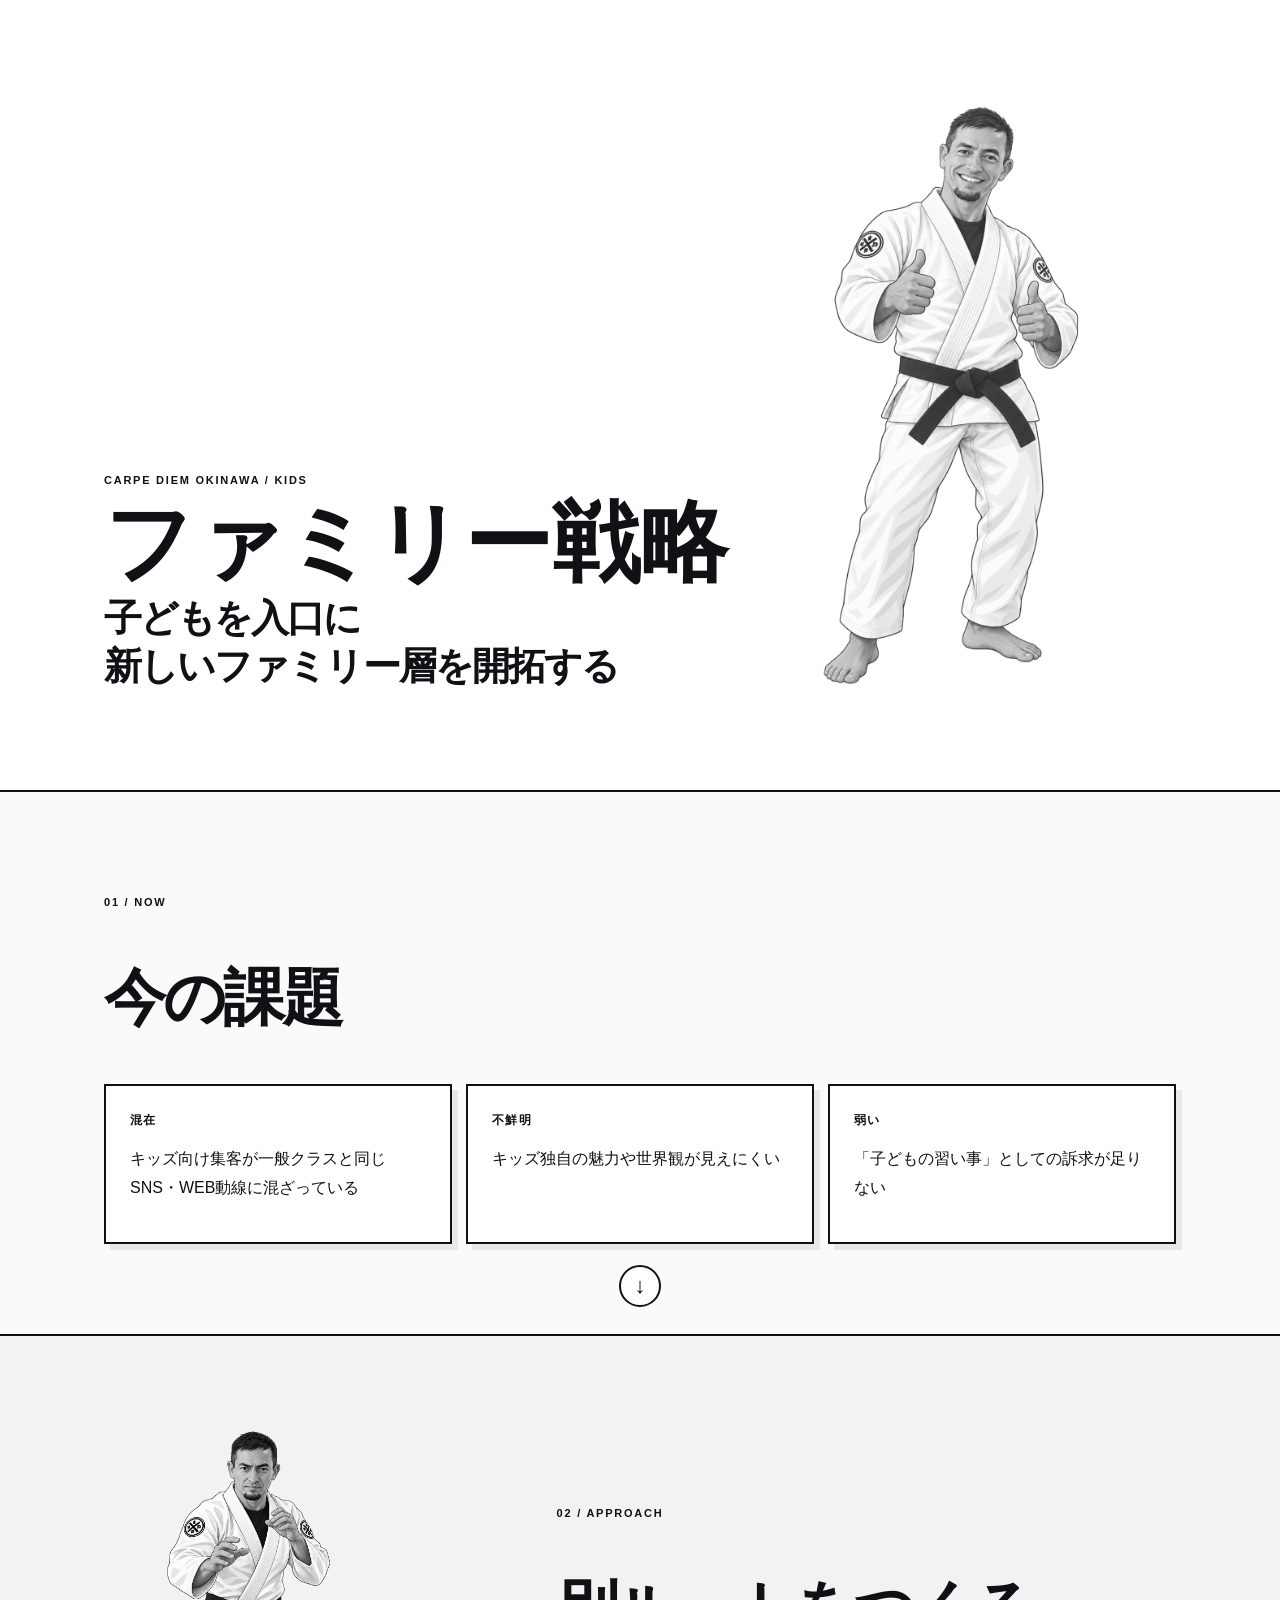
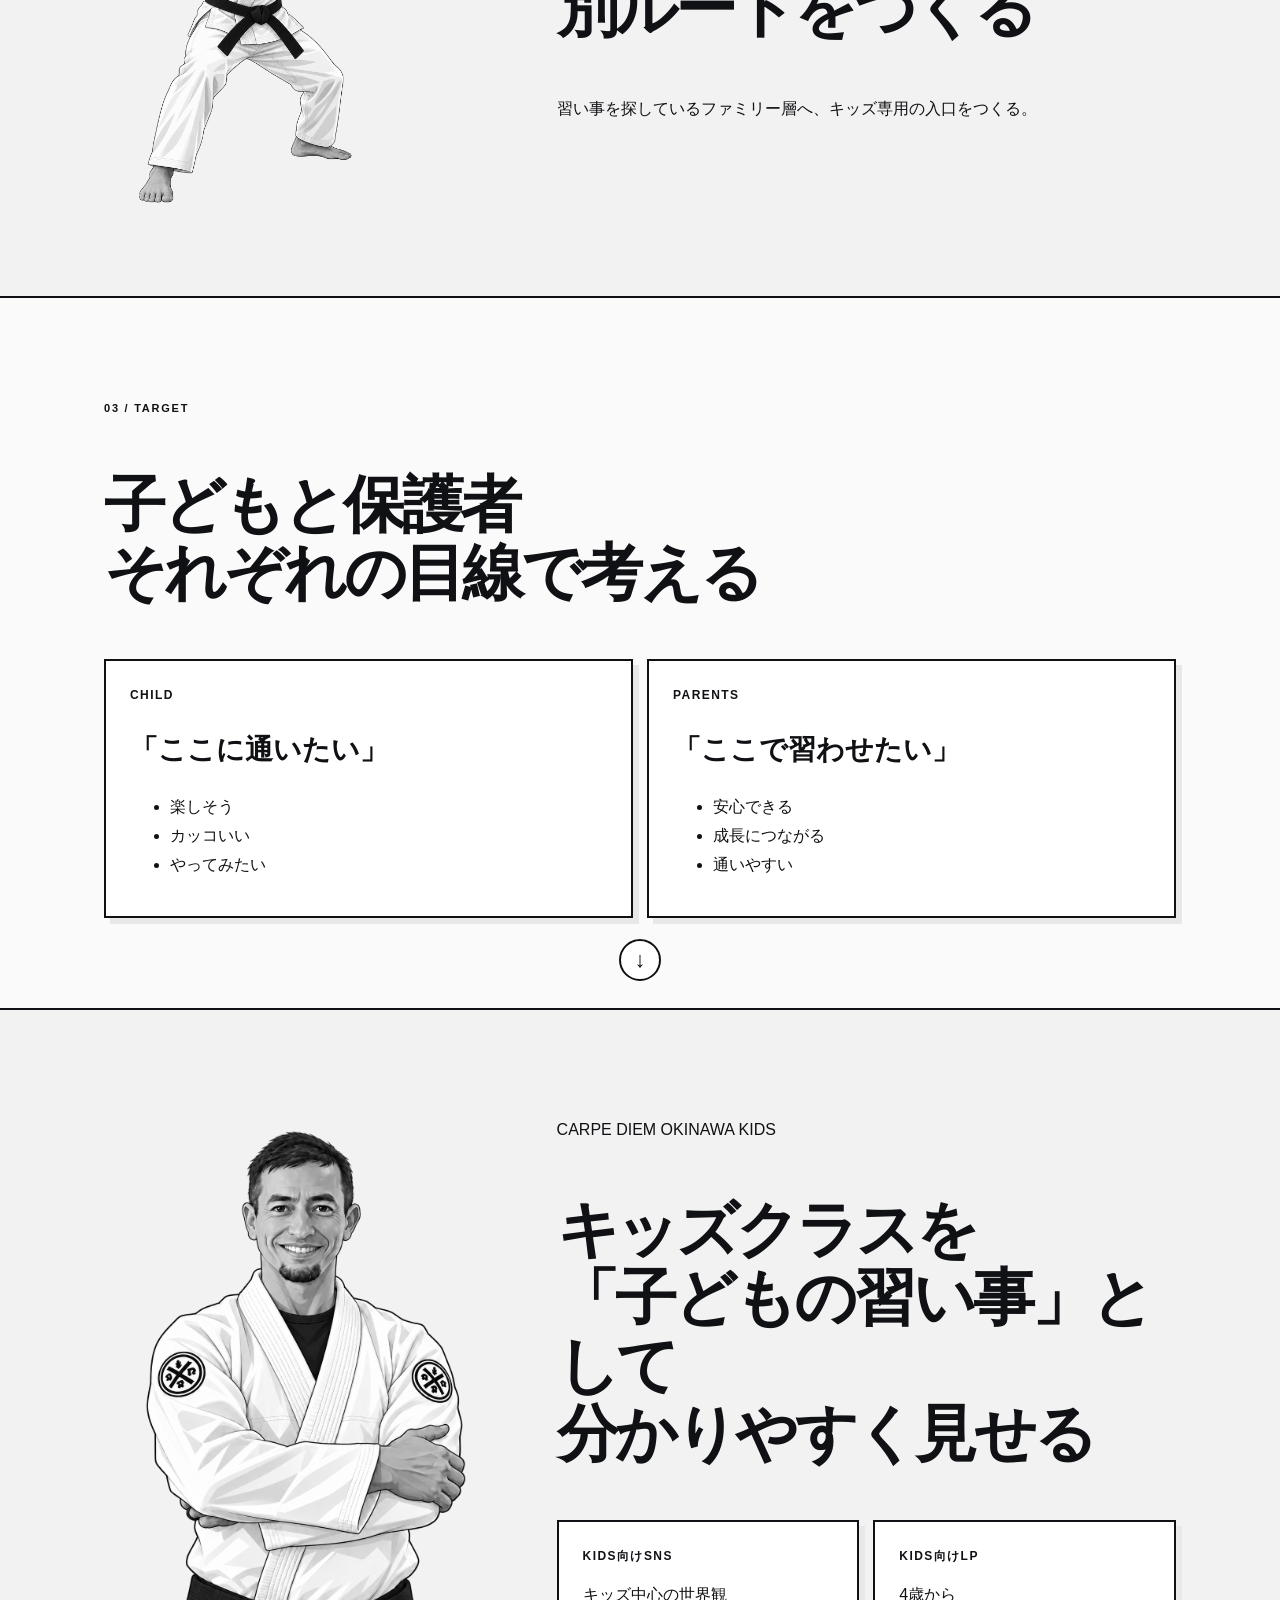
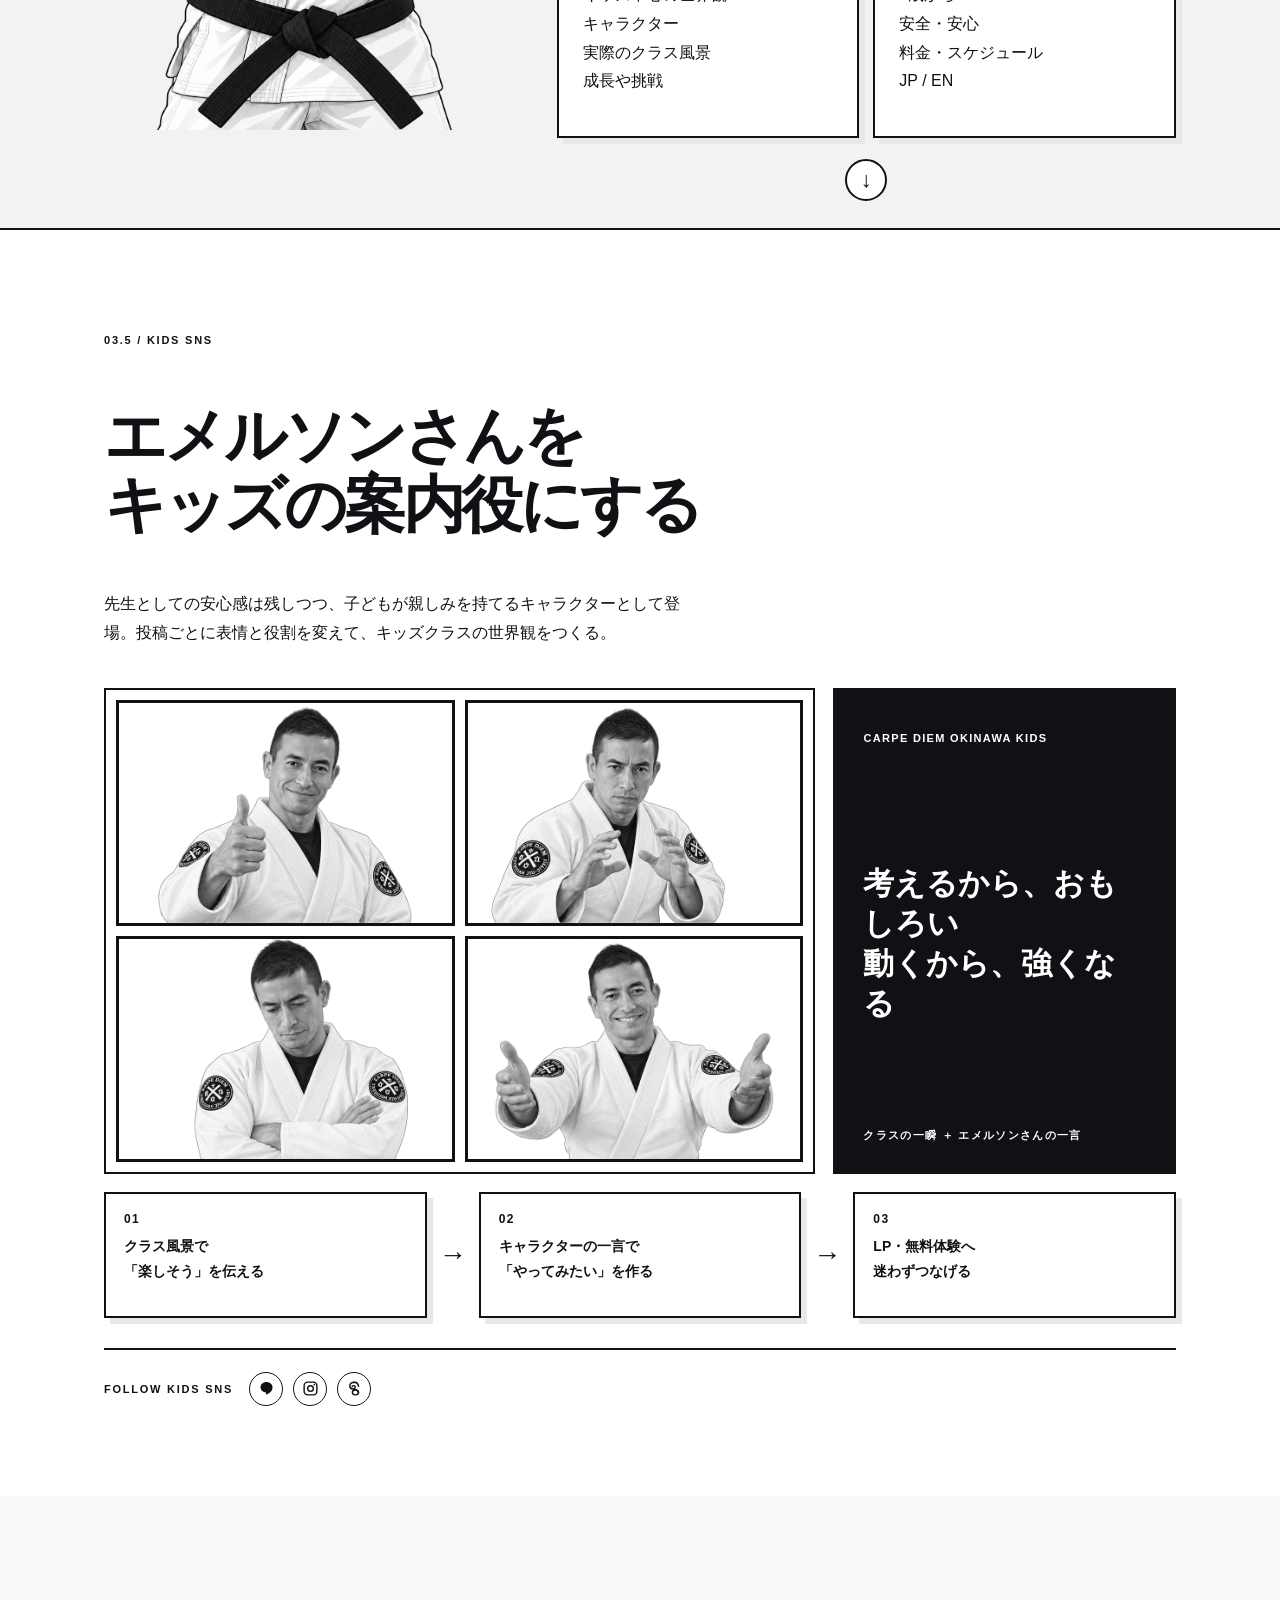
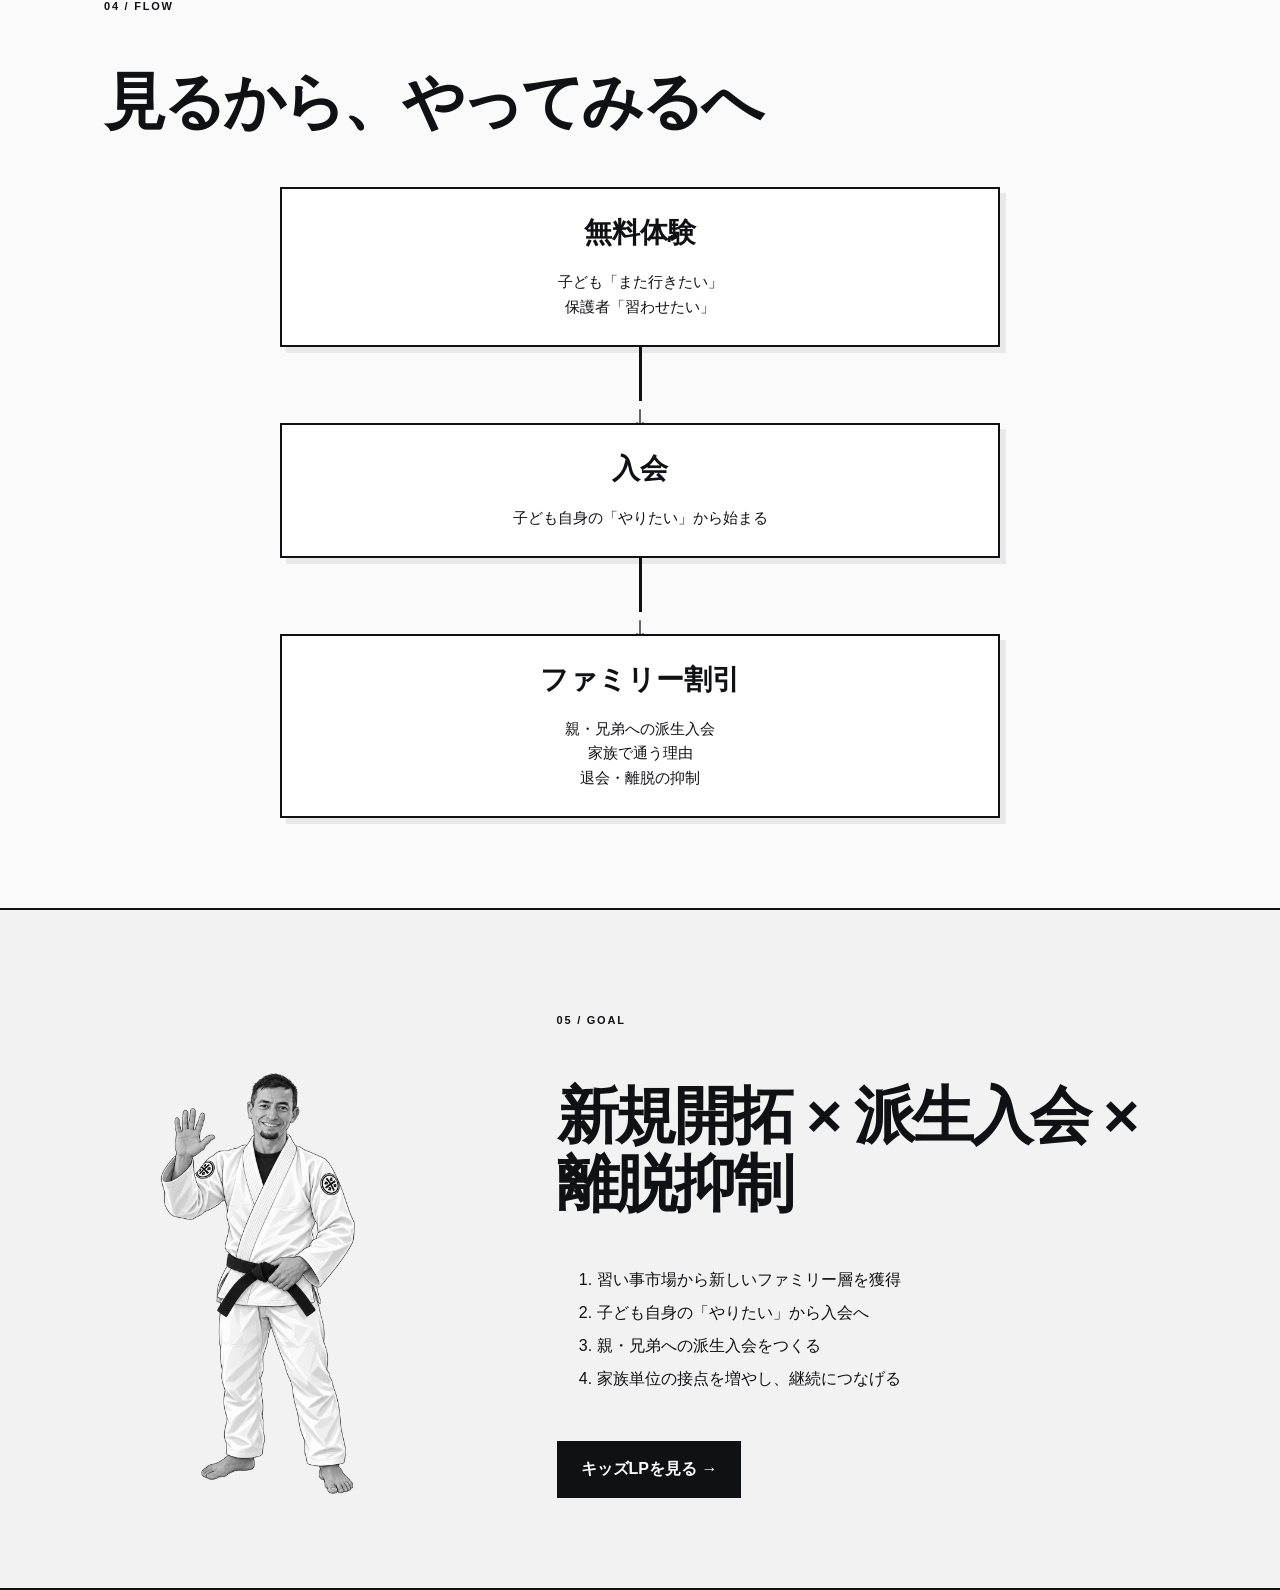
<file: family-strategy/index.html>
<!doctype html><html lang="ja"><head><meta charset="utf-8"><meta name="viewport" content="width=device-width,initial-scale=1"><title>ファミリー戦略｜CARPE DIEM OKINAWA</title><link rel="stylesheet" href="./family-strategy.css"></head><body><main>
<section class="hero"><div><p>CARPE DIEM OKINAWA / KIDS</p><h1>ファミリー戦略</h1><h2>子どもを入口に<br>新しいファミリー層を開拓する</h2></div><img src="./assets/emerson-fun.png" alt="笑顔のエメルソン"></section>
<section><p class="no">01 / NOW</p><h2>今の課題</h2><div class="cards three"><article><b>混在</b><p>キッズ向け集客が一般クラスと同じSNS・WEB動線に混ざっている</p></article><article><b>不鮮明</b><p>キッズ独自の魅力や世界観が見えにくい</p></article><article><b>弱い</b><p>「子どもの習い事」としての訴求が足りない</p></article></div></section>
<section class="approach"><img src="./assets/emerson-angry.png" alt="構えるエメルソン"><div><p class="no">02 / APPROACH</p><h2>別ルートをつくる</h2><p>習い事を探しているファミリー層へ、キッズ専用の入口をつくる。</p></div></section>
<section><p class="no">03 / TARGET</p><h2>子どもと保護者<br>それぞれの目線で考える</h2><div class="split"><article><span>CHILD</span><h3>「ここに通いたい」</h3><ul><li>楽しそう</li><li>カッコいい</li><li>やってみたい</li></ul></article><article><span>PARENTS</span><h3>「ここで習わせたい」</h3><ul><li>安心できる</li><li>成長につながる</li><li>通いやすい</li></ul></article></div></section>
<section class="hub"><img src="./assets/emerson-default.png" alt="エメルソン"><div><p>CARPE DIEM OKINAWA KIDS</p><h2>キッズクラスを<br>「子どもの習い事」として<br>分かりやすく見せる</h2><div class="channels"><article><b>KIDS向けSNS</b><p>キッズ中心の世界観<br>キャラクター<br>実際のクラス風景<br>成長や挑戦</p></article><article><b>KIDS向けLP</b><p>4歳から<br>安全・安心<br>料金・スケジュール<br>JP / EN</p></article></div></div></section>
<section class="kids-sns"><div class="sns-heading"><p class="no">03.5 / KIDS SNS</p><h2>エメルソンさんを<br>キッズの案内役にする</h2><p>先生としての安心感は残しつつ、子どもが親しみを持てるキャラクターとして登場。投稿ごとに表情と役割を変えて、キッズクラスの世界観をつくる。</p></div><div class="sns-board"><div class="sns-poses"><figure><img src="./assets/emerson-fun.png" alt="いいねをするエメルソン"><figcaption>できた！</figcaption></figure><figure><img src="./assets/emerson-angry.png" alt="構えるエメルソン"><figcaption>チャレンジ</figcaption></figure><figure><img src="./assets/emerson-sad.png" alt="考えるエメルソン"><figcaption>考える</figcaption></figure><figure><img src="./assets/emerson-happy.png" alt="手を振るエメルソン"><figcaption>また来よう！</figcaption></figure></div><div class="sns-post"><p>CARPE DIEM OKINAWA KIDS</p><strong>考えるから、おもしろい<br>動くから、強くなる</strong><small>クラスの一瞬 ＋ エメルソンさんの一言</small></div></div><div class="sns-points"><article><b>01</b><p>クラス風景で<br>「楽しそう」を伝える</p></article><i>→</i><article><b>02</b><p>キャラクターの一言で<br>「やってみたい」を作る</p></article><i>→</i><article><b>03</b><p>LP・無料体験へ<br>迷わずつなげる</p></article></div><nav class="strategy-social" aria-label="KIDS SNS"><span>FOLLOW KIDS SNS</span><span class="social-icon">LINE</span><a class="social-icon" href="https://www.instagram.com/carpediembjj_okinawa/" target="_blank" rel="noopener noreferrer" aria-label="Instagram">◎</a><span class="social-icon">＠</span></nav></section>
<section><p class="no">04 / FLOW</p><h2>見るから、やってみるへ</h2><div class="flow"><div>無料体験<small>子ども「また行きたい」<br>保護者「習わせたい」</small></div><i>↓</i><div>入会<small>子ども自身の「やりたい」から始まる</small></div><i>↓</i><div>ファミリー割引<small>親・兄弟への派生入会<br>家族で通う理由<br>退会・離脱の抑制</small></div></div></section>
<section class="goal"><img src="./assets/emerson-happy.png" alt="手を振るエメルソン"><div><p class="no">05 / GOAL</p><h2>新規開拓 × 派生入会 × 離脱抑制</h2><ol><li>習い事市場から新しいファミリー層を獲得</li><li>子ども自身の「やりたい」から入会へ</li><li>親・兄弟への派生入会をつくる</li><li>家族単位の接点を増やし、継続につなげる</li></ol><a href="./kids-lp.html">キッズLPを見る →</a></div></section>
</main></body></html>
</file>
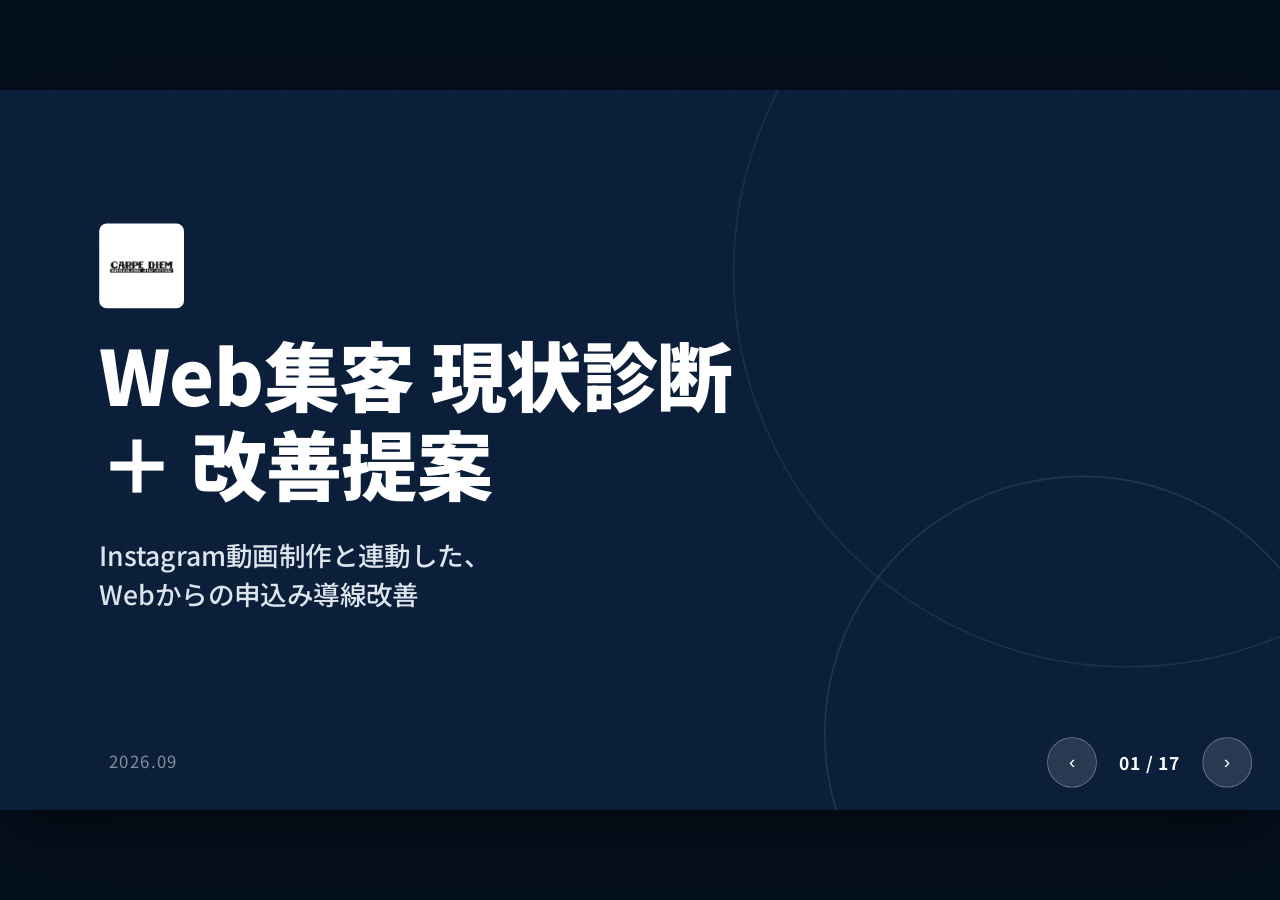
<file: owner-presentation/index.html>
<!DOCTYPE html>
<html lang="ja">
<head>
<meta charset="UTF-8">
<meta name="viewport" content="width=device-width, initial-scale=1.0">
<meta name="robots" content="noindex,nofollow,noarchive">
<title>カルペディエム沖縄｜Web集客 現状診断＋改善提案</title>
<link rel="preconnect" href="https://fonts.googleapis.com">
<link href="https://fonts.googleapis.com/css2?family=Noto+Sans+JP:wght@400;500;700;900&display=swap" rel="stylesheet">
<style>
  :root{
    --navy:#0B1F3A;
    --ink:#122A4D;
    --steel:#3E5F82;
    --sky:#6C93B8;
    --mist:#DCE5EC;
    --paper:#F5F4EF;
    --white:#FFFFFF;
    --gray:#5B6472;
    --line:#26456B;
    --hair:rgba(11,31,58,0.14);
  }
  *{box-sizing:border-box; margin:0; padding:0;}
  html,body{width:100%;height:100%;background:#05101F;font-family:'Noto Sans JP',sans-serif;-webkit-font-smoothing:antialiased;}
  body{overflow:hidden;position:relative;}

  .stage{width:1600px;height:900px;position:absolute;left:50%;top:50%;background:var(--navy);box-shadow:0 30px 90px rgba(0,0,0,.55);font-size:19px;transform-origin:center center;}

  .slide{position:absolute;inset:0;display:none;flex-direction:column;background:var(--paper);color:var(--navy);padding:3.6em 4.6em 3.2em;overflow:hidden;}
  .slide.active{display:flex;}
  .slide .kicker{font-size:1.2em;font-weight:700;letter-spacing:.02em;color:var(--steel);margin-bottom:.7em;}
  .slide h1{font-size:3.5em;font-weight:900;line-height:1.28;color:var(--navy);letter-spacing:-.01em;}
  .slide h1 .accent{color:var(--steel);}
  .slide .lead{font-size:1.5em;color:var(--gray);margin-top:.6em;line-height:1.55;max-width:34em;}
  .body-area{flex:1;display:flex;flex-direction:column;justify-content:center;margin-top:1.1em;}

  /* ---------- Cover ---------- */
  #s1{background:var(--navy);color:var(--white);padding:0;}
  #s1 .ring{position:absolute;width:52em;height:52em;border:.12em solid rgba(255,255,255,.08);border-radius:50%;right:-16em;top:-14em;}
  #s1 .ring2{position:absolute;width:34em;height:34em;border:.12em solid rgba(255,255,255,.10);border-radius:50%;right:-4em;bottom:-12em;}
  #s1 .mat{position:absolute;inset:0;background:
      repeating-linear-gradient(115deg, rgba(255,255,255,.028) 0 1px, transparent 1px 64px);}
  #s1 .cover-inner{position:absolute;left:6.5em;top:50%;transform:translateY(-58%);text-align:left;max-width:58em;}
  #s1 .logo{width:5.6em;height:5.6em;border-radius:.5em;background:#fff;padding:.5em;margin-bottom:1.3em;display:flex;align-items:center;justify-content:center;}
  #s1 .logo img{width:100%;height:100%;object-fit:contain;}
  #s1 h1{font-size:5.0em;font-weight:900;color:var(--white);line-height:1.18;letter-spacing:-.01em;}
  #s1 .sub{font-size:1.75em;color:var(--mist);margin-top:1.0em;font-weight:500;line-height:1.5;}
  #s1 .foot{position:absolute;left:6.5em;bottom:2.2em;font-size:1.1em;color:rgba(255,255,255,.5);letter-spacing:.06em;}

  /* ---------- generic components ---------- */
  .grid{display:grid;gap:1.0em;align-content:start;}
  .g6{grid-template-columns:repeat(3,1fr);}
  .g4{grid-template-columns:repeat(2,1fr);}
  .g3{grid-template-columns:repeat(3,1fr);}
  .card{background:var(--white);border:1px solid var(--hair);border-radius:.5em;padding:1.5em 1.7em;align-self:start;}
  .card h3{font-size:1.35em;font-weight:700;color:var(--navy);margin-bottom:.35em;line-height:1.35;}
  .card p{font-size:1.18em;color:var(--gray);line-height:1.45;}

  .badge{display:inline-flex;align-items:center;gap:.45em;font-size:1.15em;font-weight:700;padding:.3em .78em;border-radius:2em;}
  .badge.good{background:var(--navy);color:var(--white);}
  .badge.mid{background:transparent;color:var(--steel);border:1.4px solid var(--steel);}

  .icon{display:inline-flex;align-items:center;justify-content:center;width:2.7em;height:2.7em;border-radius:.4em;background:var(--mist);color:var(--navy);flex:none;}
  .icon svg{width:1.45em;height:1.45em;stroke:var(--navy);fill:none;stroke-width:1.7;stroke-linecap:round;stroke-linejoin:round;}

  .flowline{display:flex;align-items:center;gap:.5em;flex-wrap:wrap;}
  .flowstep{background:var(--white);border:1px solid var(--hair);border-radius:.45em;padding:1.1em 1.5em;font-weight:700;font-size:1.35em;color:var(--navy);}
  .flowstep.dim{color:var(--gray);border-style:dashed;background:transparent;}
  .arrow{color:var(--sky);font-size:1.5em;font-weight:700;}

  .statement{font-size:1.9em;font-weight:900;color:var(--navy);line-height:1.45;margin-top:1.2em;}
  .statement .accent{color:var(--steel);}

  .note-box{background:var(--ink);color:var(--mist);border-radius:.5em;padding:1.3em 1.6em;font-size:1.28em;line-height:1.55;margin-top:1.1em;}

  ul.plain{list-style:none;}
  ul.plain li{position:relative;padding-left:1.5em;font-size:1.4em;color:var(--ink);line-height:1.6;margin-bottom:.4em;}
  ul.plain li::before{content:"";position:absolute;left:0;top:.6em;width:.5em;height:.5em;background:var(--steel);border-radius:50%;}

  /* belt-stripe progress (thematic: BJJ belt stripes) */
  .stripe{position:absolute;left:4.6em;right:4.6em;bottom:1.6em;display:flex;gap:.35em;z-index:5;}
  .stripe i{flex:1;height:.34em;background:rgba(11,31,58,.14);border-radius:.2em;}
  .stripe i.on{background:var(--navy);}
  #s1 .stripe, #s1{ } /* cover has no stripe overlay visually (kept subtle) */

  .navbar{position:absolute;right:1.6em;bottom:1.3em;display:flex;align-items:center;gap:.9em;z-index:10;font-size:1.15em;}
  .navbar button{width:2.6em;height:2.6em;border-radius:50%;border:1.4px solid rgba(11,31,58,.25);background:rgba(255,255,255,.55);color:var(--navy);font-size:1.1em;cursor:pointer;display:flex;align-items:center;justify-content:center;}
  .navbar button:hover{background:var(--navy);color:#fff;border-color:var(--navy);}
  .navbar .count{font-weight:700;color:var(--navy);letter-spacing:.04em;min-width:4.2em;text-align:center;}
  #s1 ~ .navbar, .navbar{color:var(--navy);}
  .navbar.on-dark button{background:rgba(255,255,255,.12);border-color:rgba(255,255,255,.35);color:#fff;}
  .navbar.on-dark .count{color:#fff;}
  .zoom-controls{position:fixed;left:50%;top:calc(env(safe-area-inset-top) + 12px);z-index:50;display:none;align-items:center;gap:6px;padding:6px;border:1px solid rgba(255,255,255,.18);border-radius:999px;background:rgba(5,16,31,.72);box-shadow:0 14px 42px rgba(0,0,0,.28);backdrop-filter:blur(16px);transform:translateX(-50%);}
  .zoom-controls button{min-width:40px;height:36px;border:0;border-radius:999px;background:rgba(255,255,255,.9);color:var(--navy);font-size:15px;font-weight:900;}
  .zoom-controls .zoom-reset{min-width:58px;font-size:12px;letter-spacing:.04em;}

  .two-col{display:grid;grid-template-columns:1fr 1fr;gap:2.0em;align-content:start;}
  .col{background:var(--white);border:1px solid var(--hair);border-radius:.6em;padding:2.0em 2.2em;display:flex;flex-direction:column;align-self:start;}
  .col h3{font-size:1.55em;font-weight:900;color:var(--navy);margin-bottom:.6em;}
  .col.dim{background:transparent;border-style:dashed;}

  .pillar{background:var(--navy);color:var(--white);border-radius:.6em;padding:1.9em 2.1em;align-self:start;}
  .pillar .num{font-size:1.15em;font-weight:700;color:var(--sky);letter-spacing:.1em;margin-bottom:.5em;}
  .pillar h3{font-size:1.65em;font-weight:900;line-height:1.4;}

  .tag{display:inline-block;font-size:1.1em;font-weight:700;color:var(--steel);border:1px solid var(--steel);border-radius:2em;padding:.28em .9em;margin-bottom:.6em;}

  table.cmp{width:100%;border-collapse:collapse;font-size:1.2em;}
  table.cmp th,table.cmp td{border:1px solid var(--hair);padding:1.0em 1.15em;text-align:left;vertical-align:top;}
  table.cmp th{background:var(--navy);color:#fff;font-weight:700;}
  table.cmp td.rowh{font-weight:700;background:var(--mist);}
  table.cmp td.reco{background:#EDF3F8;}

  .hub-inputs{display:flex;justify-content:space-between;gap:.8em;position:relative;padding-bottom:1.5em;border-bottom:2px solid var(--steel);}
  .hub-chip{background:var(--white);border:1px solid var(--hair);border-radius:2em;padding:.55em 1.3em;font-weight:700;font-size:1.15em;color:var(--navy);position:relative;}
  .hub-chip::after{content:"";position:absolute;left:50%;bottom:-1.5em;width:2px;height:1.5em;background:var(--steel);transform:translateX(-50%);}
  .hub-drop{display:flex;justify-content:center;color:var(--steel);font-size:1.6em;font-weight:700;margin:.1em 0;}
  .hub-center{background:var(--navy);color:#fff;border-radius:.6em;padding:1.5em 2em;text-align:center;}
  .hub-center .hub-title{font-size:2.1em;font-weight:900;margin-bottom:.6em;}
  .hub-tags{display:flex;justify-content:center;gap:.6em;flex-wrap:wrap;}
  .hub-tags span{background:rgba(255,255,255,.14);border-radius:2em;padding:.4em 1.1em;font-size:1.15em;font-weight:700;}



  /* ---------- Final credit slide ---------- */
  #s17{background:var(--navy);color:var(--white);padding:4.2em 5.4em 3.8em;}
  #s17 .kicker{color:var(--sky);}
  #s17 h1{color:var(--white);font-size:4.1em;line-height:1.18;}
  #s17 .lead{color:rgba(255,255,255,.72);font-size:1.35em;max-width:36em;}
  .final-wrap{display:grid;grid-template-columns:1.1fr .9fr;gap:2.2em;align-items:stretch;margin-top:1.2em;}
  .final-panel{background:rgba(255,255,255,.08);border:1px solid rgba(255,255,255,.14);border-radius:.75em;padding:2.0em 2.1em;box-shadow:0 24px 72px rgba(0,0,0,.20);}
  .final-panel h3{font-size:1.55em;font-weight:900;margin-bottom:.75em;color:var(--white);}
  .final-panel p{font-size:1.12em;line-height:1.65;color:rgba(255,255,255,.72);}
  .final-link{display:flex;align-items:center;justify-content:space-between;gap:1em;margin-top:1.2em;padding:1.05em 1.25em;border-radius:.6em;background:var(--white);color:var(--navy);font-size:1.18em;font-weight:900;text-decoration:none;}
  .final-link .arrowmark{font-size:1.25em;color:var(--steel);}
  .final-print{width:100%;margin-top:1.0em;border:1px solid rgba(255,255,255,.24);border-radius:.6em;background:rgba(255,255,255,.1);color:var(--white);padding:1.05em 1.25em;font-size:1.12em;font-weight:900;letter-spacing:.08em;cursor:pointer;text-align:left;}
  .final-print:hover{background:var(--white);color:var(--navy);}
  .credit-list{display:grid;gap:.9em;margin-top:1em;}
  .credit-item{border-top:1px solid rgba(255,255,255,.14);padding-top:.9em;}
  .credit-label{display:block;color:var(--sky);font-size:.9em;font-weight:900;letter-spacing:.08em;text-transform:uppercase;margin-bottom:.2em;}
  .credit-name{display:block;color:var(--white);font-size:1.28em;font-weight:900;line-height:1.45;}
  .credit-name a{color:var(--white);text-decoration:underline;text-underline-offset:.18em;text-decoration-thickness:1px;}
  #s17 .stripe i{background:rgba(255,255,255,.18);}
  #s17 .stripe i.on{background:var(--white);}

  @media print{
    @page{size:A4 landscape;margin:0;}
    html,body{width:297mm;height:auto;background:#fff;overflow:visible !important;}
    body{position:static !important;}
    .stage{width:297mm;height:auto;position:static;left:auto;top:auto;transform:none !important;box-shadow:none;margin:0;background:#fff;font-size:3.56mm;}
    .slide{display:flex !important;position:relative;inset:auto;width:297mm;height:167.0625mm;page-break-after:always;break-after:page;overflow:hidden;}
    .slide:last-of-type{page-break-after:auto;break-after:auto;}
    .navbar,.stripe,.zoom-controls,.final-print{display:none !important;}
  }

  @media screen and (max-width: 720px){
    body{overflow:auto;background:#05101F;-webkit-overflow-scrolling:touch;}
    .stage{left:50%;top:50%;box-shadow:0 18px 54px rgba(0,0,0,.45);}
    .navbar{right:50%;bottom:calc(env(safe-area-inset-bottom) + 16px);transform:translateX(50%);gap:.65em;padding:8px 10px;border:1px solid rgba(255,255,255,.18);border-radius:999px;background:rgba(5,16,31,.72);backdrop-filter:blur(16px);}
    .navbar button{width:42px;height:42px;background:rgba(255,255,255,.92);}
    .navbar .count{min-width:72px;color:#fff;font-size:14px;}
    .navbar.on-dark .count{color:#fff;}
    .zoom-controls{display:flex;}
  }
</style>
</head>
<body>
<div class="zoom-controls" aria-label="スマートフォン表示倍率">
  <button id="zoomOut" type="button" aria-label="縮小">−</button>
  <button class="zoom-reset" id="zoomReset" type="button" aria-label="表示倍率を戻す">100%</button>
  <button id="zoomIn" type="button" aria-label="拡大">＋</button>
</div>
<div class="stage" id="stage">

  <!-- 1 --------------------------------------------------------------- -->
  <section class="slide active" id="s1">
    <div class="mat"></div><div class="ring"></div><div class="ring2"></div>
    <div class="cover-inner">
      <div class="logo"><img src="[data-uri]" alt="CARPE DIEM OKINAWA"></div>
      <h1>Web集客 現状診断<br>＋ 改善提案</h1>
      <p class="sub">Instagram動画制作と連動した、<br>Webからの申込み導線改善</p>
    </div>
    <div class="foot">2026.09</div>
  </section>

  <!-- 2 --------------------------------------------------------------- -->
  <section class="slide" id="s2">
    <div class="kicker">今回やりたいこと</div>
    <h1>動画だけ作って<br><span class="accent">終わりにしない</span></h1>
    <div class="body-area">
      <ul class="plain" style="font-size:1.6em;">
        <li>Instagram動画を3本作る</li>
        <li>Webも少し見直す</li>
        <li>最初から大掛かりには作り直さない</li>
        <li>動画から体験・来館までをつなげる</li>
      </ul>
    </div>
    <div class="stripe"><i class="on"></i><i></i><i></i><i></i><i></i><i></i><i></i><i></i><i></i><i></i><i></i><i></i><i></i><i></i><i></i><i></i><i></i></div>
  </section>

  <!-- 3 --------------------------------------------------------------- -->
  <section class="slide" id="s3">
    <div class="kicker">今回の結論</div>
    <h1>最初から、サイト全体を<br>作り直す必要はありません</h1>
    <div class="body-area">
      <p class="lead" style="max-width:44em;font-weight:700;color:var(--navy);">今ある良い部分はそのまま使う。<br>直した方がいいところだけ直す。</p>
      <div class="two-col" style="margin-top:1.5em;">
        <div class="pillar">
          <div class="num" style="font-size:1.5em;color:#fff;letter-spacing:0;">① 動画 → 体験・来館</div>
        </div>
        <div class="pillar">
          <div class="num" style="font-size:1.5em;color:#fff;letter-spacing:0;">② Web更新をもっと楽にする</div>
        </div>
      </div>
    </div>
    <div class="stripe"><i class="on"></i><i class="on"></i><i></i><i></i><i></i><i></i><i></i><i></i><i></i><i></i><i></i><i></i><i></i><i></i><i></i><i></i><i></i></div>
  </section>

  <!-- 4 --------------------------------------------------------------- -->
  <section class="slide" id="s4">
    <div class="kicker">Webサイトの現状</div>
    <h1>6つの視点で<br>ざっくり確認</h1>
    <div class="body-area">
      <div class="grid g6">
        <div class="card"><span class="badge good">○ 概ね良好</span><h3 style="margin-top:.6em;">Web基盤</h3></div>
        <div class="card"><span class="badge mid">△ 改善余地あり</span><h3 style="margin-top:.6em;">情報品質</h3></div>
        <div class="card"><span class="badge good">○ 概ね良好</span><h3 style="margin-top:.6em;">発見性</h3></div>
        <div class="card"><span class="badge mid">△ 改善余地あり</span><h3 style="margin-top:.6em;">信頼性</h3></div>
        <div class="card"><span class="badge mid">△ 改善余地あり</span><h3 style="margin-top:.6em;">行動導線</h3></div>
        <div class="card"><span class="badge mid">△ 改善余地あり</span><h3 style="margin-top:.6em;">継続運用</h3></div>
      </div>
    </div>
    <div class="stripe"><i class="on"></i><i class="on"></i><i class="on"></i><i></i><i></i><i></i><i></i><i></i><i></i><i></i><i></i><i></i><i></i><i></i><i></i><i></i><i></i></div>
  </section>

  <!-- 5 --------------------------------------------------------------- -->
  <section class="slide" id="s5">
    <div class="kicker">現在の良いところ</div>
    <h1>すでに、良い土台があります</h1>
    <div class="body-area">
      <div class="grid g4" style="grid-template-columns:repeat(2,1fr);grid-auto-rows:1fr;">
        <div class="card"><div class="icon"><svg viewBox="0 0 24 24"><path d="M12 2 3 11v10h8V15h2v6h8V11z"/></svg></div><h3 style="margin-top:.7em;">料金・コース内容が具体的</h3></div>
        <div class="card"><div class="icon"><svg viewBox="0 0 24 24"><path d="M12 21s7-6.5 7-11.5A7 7 0 0 0 5 9.5C5 14.5 12 21 12 21z"/><circle cx="12" cy="9.5" r="2.4"/></svg></div><h3 style="margin-top:.7em;">北谷・アラハビーチという立地</h3></div>
        <div class="card"><div class="icon"><svg viewBox="0 0 24 24"><rect x="4" y="3" width="16" height="18" rx="1"/><path d="M9 21v-5h6v5M9 8h1M9 12h1M14 8h1M14 12h1"/></svg></div><h3 style="margin-top:.7em;">施設・設備情報が分かりやすい</h3></div>
        <div class="card"><div class="icon"><svg viewBox="0 0 24 24"><circle cx="12" cy="8" r="3.4"/><path d="M5 20c0-3.9 3.1-6 7-6s7 2.1 7 6"/></svg></div><h3 style="margin-top:.7em;">インストラクター情報が充実</h3></div>
        <div class="card" style="grid-column:1 / span 2;"><div class="icon"><svg viewBox="0 0 24 24"><path d="M4 5h16v10H8l-4 4z"/></svg></div><h3 style="margin-top:.7em;">LINE・電話で相談しやすい</h3></div>
      </div>
    </div>
    <div class="stripe"><i class="on"></i><i class="on"></i><i class="on"></i><i class="on"></i><i></i><i></i><i></i><i></i><i></i><i></i><i></i><i></i><i></i><i></i><i></i><i></i><i></i></div>
  </section>

  <!-- 6 --------------------------------------------------------------- -->
  <section class="slide" id="s6">
    <div class="kicker">気になるところ</div>
    <h1>集客を強くする前に、<br>ここだけ直しておきたい</h1>
    <div class="body-area">
      <div class="grid g4" style="grid-template-columns:repeat(2,1fr);">
        <div class="card"><p>会費支払日の記載がバラバラ</p></div>
        <div class="card"><p>休会・退会ルールがページごとに違う</p></div>
        <div class="card"><p>日本語／英語で情報が違う</p></div>
        <div class="card"><p>規約に古い内容が残っている</p></div>
        <div class="card"><p>採用リンクが動いていない</p></div>
        <div class="card"><p>体験申込が少し面倒</p></div>
        <div class="card"><p>ブログがほぼ止まっている</p></div>
        <div class="card"><p>スケジュールが見にくい</p></div>
      </div>
    </div>
    <div class="stripe"><i class="on"></i><i class="on"></i><i class="on"></i><i class="on"></i><i class="on"></i><i></i><i></i><i></i><i></i><i></i><i></i><i></i><i></i><i></i><i></i><i></i><i></i></div>
  </section>

  <!-- 7 --------------------------------------------------------------- -->
  <section class="slide" id="s7">
    <div class="kicker">今、一番もったいないところ</div>
    <h1>ここで<span class="accent">人が離れている</span><br>かもしれません</h1>
    <div class="body-area">
      <p class="lead">Instagramを見て興味を持っても、体験までたどり着いていない人がいるかもしれません。</p>
      <div class="flowline" style="justify-content:space-between;margin-top:.6em;font-size:.78em;">
        <div class="flowstep">Instagram動画</div><span class="arrow">→</span>
        <div class="flowstep">Webを見る</div><span class="arrow">→</span>
        <div class="flowstep dim">内容を確認？</div><span class="arrow">→</span>
        <div class="flowstep dim">体験申込？</div><span class="arrow">→</span>
        <div class="flowstep dim">予約？</div><span class="arrow">→</span>
        <div class="flowstep dim">来館？</div>
      </div>
      <div class="note-box">どこで離れてしまっているかは、まだ分かっていません。まずは実際の動きを見てみます。</div>
    </div>
    <div class="stripe"><i class="on"></i><i class="on"></i><i class="on"></i><i class="on"></i><i class="on"></i><i class="on"></i><i></i><i></i><i></i><i></i><i></i><i></i><i></i><i></i><i></i><i></i><i></i></div>
  </section>

  <!-- 8 --------------------------------------------------------------- -->
  <section class="slide" id="s8">
    <div class="kicker">今回制作する動画3本</div>
    <h1>動画にも、それぞれ役割を持たせる</h1>
    <div class="body-area">
      <div class="grid g3">
        <div class="card"><span class="tag">01 · KIDS</span><h3>キッズ・保護者向け</h3></div>
        <div class="card"><span class="tag">02 · BEGINNER</span><h3>大人・初心者向け</h3></div>
        <div class="card"><span class="tag">03 · BRAND</span><h3>ジムの雰囲気・国際色</h3></div>
      </div>
      <div class="statement" style="margin-top:2em;">動画 <span class="accent">→</span> 最適なWeb情報 <span class="accent">→</span> 体験・見学</div>
      <p class="lead" style="margin-top:.8em;font-size:1.1em;">※テーマは今の案。話を聞いてから決めます。</p>
    </div>
    <div class="stripe"><i class="on"></i><i class="on"></i><i class="on"></i><i class="on"></i><i class="on"></i><i class="on"></i><i class="on"></i><i></i><i></i><i></i><i></i><i></i><i></i><i></i><i></i><i></i><i></i></div>
  </section>

  <!-- 9 --------------------------------------------------------------- -->
  <section class="slide" id="s9">
    <div class="kicker">理想の集客導線</div>
    <h1>再生数ではなく、<br>「来館」までを導線として考える</h1>
    <div class="body-area">
      <div class="flowline" style="justify-content:space-between;flex-wrap:wrap;">
        <div class="flowstep">Instagram動画</div><span class="arrow">→</span>
        <div class="flowstep">広告・投稿</div><span class="arrow">→</span>
        <div class="flowstep">Web／LP</div><span class="arrow">→</span>
        <div class="flowstep">体験・見学</div><span class="arrow">→</span>
        <div class="flowstep">予約確定</div><span class="arrow">→</span>
        <div class="flowstep" style="background:var(--navy);color:#fff;">来館</div>
      </div>
      <div class="statement">再生数ではなく、<span class="accent">「来館」までをひとつの導線</span>として考える。</div>
    </div>
    <div class="stripe"><i class="on"></i><i class="on"></i><i class="on"></i><i class="on"></i><i class="on"></i><i class="on"></i><i class="on"></i><i class="on"></i><i></i><i></i><i></i><i></i><i></i><i></i><i></i><i></i><i></i></div>
  </section>

  <!-- 10 -------------------------------------------------------------- -->
  <section class="slide" id="s10">
    <div class="kicker">Webはどうする</div>
    <h1>3パターンから考える</h1>
    <div class="body-area">
      <table class="cmp">
        <tr><th style="width:16%;">&nbsp;</th><th>A｜既存サイトを一部改善</th><th class="reco">B｜集客用LPを1本つくる</th><th>C｜ターゲット別LP</th></tr>
        <tr><td class="rowh">向いている場合</td><td>既存サイトをできるだけ活かしたい</td><td class="reco">動画との相性をシンプルに見たい</td><td>3本の対象が明確に異なる</td></tr>
        <tr><td class="rowh">メリット</td><td>既存情報を活用できる／改修範囲が小さい</td><td class="reco">既存サイトを大きく触らず済む／受け皿が明確／将来拡張しやすい</td><td>動画ごとに最適化できる</td></tr>
        <tr><td class="rowh">留意点</td><td>動画ごとの訴求を分けにくい</td><td class="reco">3本の対象が大きく違う場合は情報量が増える</td><td>制作・更新範囲が増える</td></tr>
        <tr><td class="rowh">今のところ</td><td>&nbsp;</td><td class="reco" style="font-weight:700;">Bが一番合いそう</td><td>&nbsp;</td></tr>
      </table>
    </div>
    <div class="stripe"><i class="on"></i><i class="on"></i><i class="on"></i><i class="on"></i><i class="on"></i><i class="on"></i><i class="on"></i><i class="on"></i><i class="on"></i><i></i><i></i><i></i><i></i><i></i><i></i><i></i><i></i></div>
  </section>

  <!-- 11 -------------------------------------------------------------- -->
  <section class="slide" id="s11">
    <div class="kicker">体験申込をもっとシンプルに</div>
    <h1>最初はこれくらいで十分</h1>
    <div class="body-area">
      <div class="two-col">
        <div class="col dim">
          <h3 style="color:var(--gray);">BEFORE</h3>
          <ul class="plain" style="color:var(--gray);">
            <li>会員登録</li><li>顔写真</li><li>規約同意</li><li>LINE登録</li><li>希望日時をLINE連絡</li><li>予約</li>
          </ul>
        </div>
        <div class="col" style="border-color:var(--navy);">
          <h3>AFTER案</h3>
          <ul class="plain">
            <li>お名前</li><li>ご連絡先</li><li>希望クラス</li><li>希望日時</li>
          </ul>
          <p style="margin-top:.8em;font-weight:700;color:var(--navy);">↓ すぐに体験申込へ</p>
        </div>
      </div>
      <div class="note-box">顔写真や規約同意は、入会時に回せるか確認します。（今はまだ案です）</div>
    </div>
    <div class="stripe"><i class="on"></i><i class="on"></i><i class="on"></i><i class="on"></i><i class="on"></i><i class="on"></i><i class="on"></i><i class="on"></i><i class="on"></i><i class="on"></i><i></i><i></i><i></i><i></i><i></i><i></i><i></i></div>
  </section>

  <!-- 12 -------------------------------------------------------------- -->
  <section class="slide" id="s12">
    <div class="kicker">情報発信の考え方</div>
    <h1>それぞれの役割を分ける</h1>
    <div class="body-area">
      <div class="grid g4" style="grid-template-columns:repeat(4,1fr);">
        <div class="card"><h3>Web</h3><p style="font-weight:700;color:var(--navy);">正式な情報を見る場所</p></div>
        <div class="card"><h3>Instagram</h3><p style="font-weight:700;color:var(--navy);">知ってもらう・興味を持ってもらう</p></div>
        <div class="card"><h3>LINE</h3><p style="font-weight:700;color:var(--navy);">連絡する</p></div>
        <div class="card"><h3>Calendar</h3><p style="font-weight:700;color:var(--navy);">スタッフが予定を更新する</p></div>
      </div>
      <div class="statement" style="font-size:1.3em;">Instagramだけに頼らず、<span class="accent">Webでも最新情報が分かる</span>ようにしたい。</div>
    </div>
    <div class="stripe"><i class="on"></i><i class="on"></i><i class="on"></i><i class="on"></i><i class="on"></i><i class="on"></i><i class="on"></i><i class="on"></i><i class="on"></i><i class="on"></i><i class="on"></i><i></i><i></i><i></i><i></i><i></i><i></i></div>
  </section>

  <!-- 13 -------------------------------------------------------------- -->
  <section class="slide" id="s13">
    <div class="kicker">ブログから「NEWS / UPDATES」へ</div>
    <h1>更新のためのブログではなく、<br>情報を届ける仕組みへ</h1>
    <div class="body-area" style="margin-top:.6em;">
      <div class="two-col" style="gap:1.6em;">
        <div class="col dim" style="padding:1.3em 1.6em;">
          <h3 style="font-size:1.3em;margin-bottom:.4em;">BEFORE｜従来型ブログ</h3>
          <ul class="plain" style="color:var(--gray);font-size:1.15em;">
            <li>更新が続きにくい</li><li>古い記事が残る</li><li>投稿操作が負担になる可能性</li>
          </ul>
        </div>
        <div class="col" style="border-color:var(--navy);padding:1.3em 1.6em;">
          <h3 style="font-size:1.3em;margin-bottom:.4em;">AFTER案｜NEWS / UPDATES</h3>
          <p style="font-size:1.05em;color:var(--gray);margin-bottom:.4em;">掲載するもの：</p>
          <ul class="plain" style="font-size:1.15em;">
            <li>営業・休館／クラス変更</li><li>イベント・大会結果</li><li>新クラス・キャンペーン</li><li>重要なお知らせ</li>
          </ul>
        </div>
      </div>
      <div class="statement" style="font-size:1.15em;margin-top:.7em;">ブログを書くことが目的じゃなくて、<span class="accent">必要な情報だけ更新できればOK。</span></div>
      <div class="note-box" style="margin-top:.6em;padding:.9em 1.4em;font-size:1.1em;">スタッフが無理なく続けられる方法を優先します。やり方は運用を見ながら決めます。</div>
    </div>
    <div class="stripe"><i class="on"></i><i class="on"></i><i class="on"></i><i class="on"></i><i class="on"></i><i class="on"></i><i class="on"></i><i class="on"></i><i class="on"></i><i class="on"></i><i class="on"></i><i class="on"></i><i></i><i></i><i></i><i></i><i></i></div>
  </section>

  <!-- 14 -------------------------------------------------------------- -->
  <section class="slide" id="s14">
    <div class="kicker">スケジュール</div>
    <h1>もっと見やすく、<br>もっと更新しやすく</h1>
    <div class="body-area">
      <div class="two-col">
        <div class="col">
          <h3>見る人</h3>
          <ul class="plain">
            <li>今日のクラス</li><li>明日のクラス</li><li>Kids</li><li>Beginner</li><li>担当</li><li>休講</li>
          </ul>
        </div>
        <div class="col">
          <h3>更新する人</h3>
          <p style="font-size:1.4em;font-weight:700;color:var(--navy);line-height:1.6;">1か所更新するだけ</p><p style="font-size:1.0em;color:var(--gray);line-height:1.5;margin-top:.6em;">Google Calendar等を候補に確認</p>
        </div>
      </div>
      <div class="statement" style="font-size:1.35em;">見る側も簡単。<span class="accent">更新する側も簡単。</span></div>
    </div>
    <div class="stripe"><i class="on"></i><i class="on"></i><i class="on"></i><i class="on"></i><i class="on"></i><i class="on"></i><i class="on"></i><i class="on"></i><i class="on"></i><i class="on"></i><i class="on"></i><i class="on"></i><i class="on"></i><i></i><i></i><i></i><i></i></div>
  </section>

  <!-- 15 -------------------------------------------------------------- -->
  <section class="slide" id="s15">
    <div class="kicker">情報の流れ</div>
    <h1>Webを情報の<br>まんなかにする</h1>
    <div class="body-area">
      <div class="hub-inputs">
        <div class="hub-chip">Instagram</div>
        <div class="hub-chip">Google検索</div>
        <div class="hub-chip">Google Maps</div>
        <div class="hub-chip">QR</div>
        <div class="hub-chip">紹介</div>
      </div>
      <div class="hub-drop">↓</div>
      <div class="hub-center">
        <div class="hub-title">公式Web</div>
        <div class="hub-tags"><span>NEWS</span><span>SCHEDULE</span><span>CLASSES</span><span>PRICE</span><span>FAQ</span><span>TRIAL</span></div>
      </div>
      <div class="hub-drop">↓</div>
      <div class="flowline" style="justify-content:center;gap:.6em;">
        <div class="flowstep">体験・見学</div><span class="arrow">→</span><div class="flowstep" style="background:var(--navy);color:#fff;">予約・連絡</div>
      </div>
    </div>
    <div class="stripe"><i class="on"></i><i class="on"></i><i class="on"></i><i class="on"></i><i class="on"></i><i class="on"></i><i class="on"></i><i class="on"></i><i class="on"></i><i class="on"></i><i class="on"></i><i class="on"></i><i class="on"></i><i class="on"></i><i></i><i></i><i></i></div>
  </section>

  <!-- 16 -------------------------------------------------------------- -->
  <section class="slide" id="s16">
    <div class="kicker">これからの流れ</div>
    <h1>こんな順番で進める</h1>
    <div class="body-area">
      <div class="grid g6" style="grid-template-columns:repeat(6,1fr);">
        <div class="card"><span class="tag">1</span><p style="font-weight:700;color:var(--navy);">まず話を聞く</p></div>
        <div class="card"><span class="tag">2</span><p style="font-weight:700;color:var(--navy);">動画とWebの方向を決める</p></div>
        <div class="card"><span class="tag">3</span><p style="font-weight:700;color:var(--navy);">動画制作＋Web修正</p></div>
        <div class="card"><span class="tag">4</span><p style="font-weight:700;color:var(--navy);">公開</p></div>
        <div class="card"><span class="tag">5</span><p style="font-weight:700;color:var(--navy);">反応を見る</p></div>
        <div class="card"><span class="tag">6</span><p style="font-weight:700;color:var(--navy);">必要なら次を直す</p></div>
      </div>
      <div class="statement" style="text-align:center;margin-top:1.3em;">まず小さくやってみる。<span class="accent">反応を見て、次を考える。</span></div>
    </div>
    <div class="stripe"><i class="on"></i><i class="on"></i><i class="on"></i><i class="on"></i><i class="on"></i><i class="on"></i><i class="on"></i><i class="on"></i><i class="on"></i><i class="on"></i><i class="on"></i><i class="on"></i><i class="on"></i><i class="on"></i><i class="on"></i><i></i><i></i></div>
  </section>



  <!-- 17 -------------------------------------------------------------- -->
  <section class="slide" id="s17">
    <div class="kicker">Sample LP / Credit</div>
    <h1>サンプルLPはこちら</h1>
    <p class="lead">動画から体験・来館までをつなげる集客用LPのサンプルです。オーナー確認後、正式情報へ差し替えて本番化します。</p>
    <div class="body-area">
      <div class="final-wrap">
        <div class="final-panel">
          <h3>LPページへの誘導</h3>
          <p>下記リンクから、現在のサンプルLPを確認できます。</p>
          <a class="final-link" href="https://s365963w.github.io/CARPEDIEMOKINAWA_LP_Sample/" target="_blank" rel="noreferrer">
            <span>LPページを開く</span>
            <span class="arrowmark">→</span>
          </a>
          <button class="final-print" id="printDeck" type="button">資料を印刷する / PRINT</button>
        </div>
        <div class="final-panel">
          <h3>制作・監修</h3>
          <p>この資料とLPは、Sによって作成されました。</p>
          <div class="credit-list">
            <div class="credit-item">
              <span class="credit-label">Supervised by</span>
              <span class="credit-name"><a href="https://webassist.canae.tokyo/" target="_blank" rel="noreferrer">WA Web Assist</a> 監修</span>
            </div>
            <div class="credit-item">
              <span class="credit-label">Presented by</span>
              <span class="credit-name">株式会社CANAE</span>
            </div>
          </div>
        </div>
      </div>
    </div>
    <div class="stripe"><i class="on"></i><i class="on"></i><i class="on"></i><i class="on"></i><i class="on"></i><i class="on"></i><i class="on"></i><i class="on"></i><i class="on"></i><i class="on"></i><i class="on"></i><i class="on"></i><i class="on"></i><i class="on"></i><i class="on"></i><i class="on"></i><i class="on"></i></div>
  </section>

  <div class="navbar" id="navbar">
    <button id="prev" aria-label="前へ">‹</button>
    <div class="count"><span id="cur">01</span> / <span id="total">17</span></div>
    <button id="next" aria-label="次へ">›</button>
  </div>
</div>

<script>
  const stage = document.getElementById('stage');
  const zoomReset = document.getElementById('zoomReset');
  let mobileZoom = 1;
  let lastBaseScale = 1;

  function updateZoomLabel(){
    if (!zoomReset) return;
    zoomReset.textContent = Math.round(mobileZoom * 100) + '%';
  }

  function fitStage(){
    const w = window.innerWidth, h = window.innerHeight;
    const isSmall = window.matchMedia('(max-width: 720px)').matches;
    const isPortrait = isSmall && h > w;
    if (isPortrait) {
      lastBaseScale = Math.min(0.62, Math.max((w - 24) / 1600, (h - 170) / 900));
      const readableScale = lastBaseScale * mobileZoom;
      stage.style.left = '12px';
      stage.style.top = '68px';
      stage.style.transformOrigin = 'top left';
      stage.style.transform = 'scale(' + readableScale + ')';
      document.body.style.minWidth = (1600 * readableScale + 24) + 'px';
      document.body.style.minHeight = (900 * readableScale + 156) + 'px';
      updateZoomLabel();
      return;
    }
    const usableHeight = isSmall ? Math.max(360, h - 92) : h;
    const scale = Math.min(w/1600, usableHeight/900);
    stage.style.left = '50%';
    stage.style.top = '50%';
    stage.style.transformOrigin = 'center center';
    stage.style.transform = 'translate(-50%,-50%) scale(' + scale + ')';
    document.body.style.minWidth = '';
    document.body.style.minHeight = '';
    updateZoomLabel();
  }
  window.addEventListener('resize', fitStage);
  fitStage();

  const slides = Array.from(document.querySelectorAll('.slide'));
  const total = slides.length;
  let idx = 0;
  const curEl = document.getElementById('cur');
  const totalEl = document.getElementById('total');
  totalEl.textContent = String(total).padStart(2,'0');

  function render(){
    slides.forEach((s,i)=> s.classList.toggle('active', i===idx));
    curEl.textContent = String(idx+1).padStart(2,'0');
    const navbar = document.getElementById('navbar');
    navbar.classList.toggle('on-dark', idx===0);
    if (history.replaceState) history.replaceState(null,'','#'+(idx+1));
  }
  function go(delta){
    idx = Math.max(0, Math.min(total-1, idx+delta));
    render();
  }
  document.getElementById('prev').addEventListener('click', ()=>go(-1));
  document.getElementById('next').addEventListener('click', ()=>go(1));
  document.getElementById('printDeck').addEventListener('click', ()=>window.print());
  document.getElementById('zoomOut').addEventListener('click', ()=>{
    mobileZoom = Math.max(0.75, +(mobileZoom - 0.12).toFixed(2));
    fitStage();
  });
  document.getElementById('zoomIn').addEventListener('click', ()=>{
    mobileZoom = Math.min(1.9, +(mobileZoom + 0.12).toFixed(2));
    fitStage();
  });
  zoomReset.addEventListener('click', ()=>{
    mobileZoom = 1;
    fitStage();
    window.scrollTo({ left: 0, top: 0, behavior: 'smooth' });
  });
  window.addEventListener('keydown', (e)=>{
    if (['ArrowRight','ArrowDown','PageDown',' '].includes(e.key)) { go(1); e.preventDefault(); }
    if (['ArrowLeft','ArrowUp','PageUp'].includes(e.key)) { go(-1); e.preventDefault(); }
  });
  // click zones (left third / right third) for quick advance, ignore clicks on controls
  document.getElementById('stage').addEventListener('click', (e)=>{
    if (e.target.closest('#navbar') || e.target.closest('.zoom-controls')) return;
    const rect = e.currentTarget.getBoundingClientRect();
    const x = e.clientX - rect.left;
    if (x > rect.width*0.66) go(1);
    else if (x < rect.width*0.20) go(-1);
  });
  let touchStartX = 0;
  let touchStartY = 0;
  stage.addEventListener('touchstart', (e)=>{
    if (!e.touches.length) return;
    touchStartX = e.touches[0].clientX;
    touchStartY = e.touches[0].clientY;
  }, { passive:true });
  stage.addEventListener('touchend', (e)=>{
    if (!e.changedTouches.length) return;
    const dx = e.changedTouches[0].clientX - touchStartX;
    const dy = e.changedTouches[0].clientY - touchStartY;
    if (Math.abs(dx) > 54 && Math.abs(dx) > Math.abs(dy) * 1.2) {
      go(dx < 0 ? 1 : -1);
    }
  }, { passive:true });
  // deep-link support: #7 opens slide 7
  (function initHash(){
    const h = parseInt(location.hash.replace('#',''), 10);
    if (!isNaN(h) && h>=1 && h<=total) idx = h-1;
    render();
  })();
</script>
</body>
</html>
</file>
<file: styles.css>
:root {
  --black: #030303;
  --ink: #0b0b0a;
  --white: #fff;
  --bone: #f4f1e8;
  --milk: #e7e1d3;
  --ash: #9e9a91;
  --line: rgba(255, 255, 255, .14);
  --glass: rgba(255, 255, 255, .075);
  --max: 1240px;
  --serif: "Iowan Old Style", "Didot", "Bodoni 72", "Times New Roman", serif;
  --sans: "Avenir Next", "Helvetica Neue", Arial, sans-serif;
}

* {
  box-sizing: border-box;
}

html {
  scroll-behavior: smooth;
}

body {
  margin: 0;
  background:
    radial-gradient(circle at 50% 0%, rgba(244, 241, 232, .12), transparent 24rem),
    var(--black);
  color: var(--white);
  font-family: var(--sans);
  font-size: 16px;
  line-height: 1.65;
  letter-spacing: 0;
  overflow-x: hidden;
}

body::before {
  content: "";
  position: fixed;
  inset: 0;
  z-index: 60;
  pointer-events: none;
  background: var(--black);
  animation: pageFade .45s cubic-bezier(.76, 0, .24, 1) 2.55s forwards;
}

img,
video {
  display: block;
  max-width: 100%;
}

a {
  color: inherit;
  text-decoration: none;
}

button,
input,
select {
  font: inherit;
}

.page-loader {
  position: fixed;
  inset: 0;
  z-index: 70;
  display: grid;
  gap: clamp(4px, 1vw, 12px);
  place-items: center;
  align-content: center;
  background: var(--black);
  color: var(--bone);
  pointer-events: none;
  background:
    radial-gradient(circle at 50% 42%, rgba(244, 241, 232, .1), transparent 18rem),
    var(--black);
  animation: loaderExit .45s cubic-bezier(.76, 0, .24, 1) 2.55s forwards;
}

.loader-logo {
  display: block;
  width: min(78vw, 980px);
  height: auto;
  opacity: 0;
  filter: blur(10px);
  transform: translateY(16px) scale(.96);
  animation: loaderLogo 3s cubic-bezier(.22, 1, .36, 1) both;
}

.site-header {
  position: fixed;
  inset: 0 0 auto;
  z-index: 30;
  display: grid;
  grid-template-columns: 1fr auto 1fr;
  align-items: center;
  gap: 22px;
  padding: 22px clamp(18px, 4vw, 54px);
  background: linear-gradient(to bottom, rgba(0, 0, 0, .72), rgba(0, 0, 0, 0));
  transition: background .5s ease, backdrop-filter .5s ease;
}

.site-header.scrolled {
  background: rgba(3, 3, 3, .78);
  backdrop-filter: blur(22px) saturate(1.2);
}

.brand img {
  width: 154px;
  height: auto;
}

.nav-links {
  display: flex;
  align-items: center;
  gap: clamp(18px, 3vw, 34px);
  color: rgba(255, 255, 255, .78);
  font-size: 13px;
  font-weight: 600;
  letter-spacing: .05em;
  text-transform: uppercase;
}

.nav-links a {
  position: relative;
}

.nav-links a::after {
  content: "";
  position: absolute;
  inset: auto 0 -7px;
  height: 1px;
  background: var(--bone);
  transform: scaleX(0);
  transform-origin: right;
  transition: transform .35s ease;
}

.nav-links a:hover::after {
  transform: scaleX(1);
  transform-origin: left;
}

.site-header > .pill {
  justify-self: end;
}

.pill {
  display: inline-flex;
  align-items: center;
  justify-content: center;
  min-height: 46px;
  padding: 0 24px;
  border: 1px solid transparent;
  border-radius: 9999px;
  font-size: 14px;
  font-weight: 700;
  letter-spacing: .01em;
  white-space: nowrap;
  transition: transform .3s cubic-bezier(.22, 1, .36, 1), background .3s ease, color .3s ease, border-color .3s ease;
}

.pill:hover {
  transform: translateY(-3px);
}

.pill-primary {
  background: var(--bone);
  color: var(--black);
  box-shadow: 0 18px 44px rgba(0, 0, 0, .28);
}

.pill-ghost {
  border-color: rgba(255, 255, 255, .48);
  color: var(--white);
  background: rgba(255, 255, 255, .04);
  backdrop-filter: blur(18px);
}

.pill-line {
  gap: 10px;
  background: #06c755;
  color: #001f0e;
}

.pill-line[aria-disabled="true"] {
  cursor: not-allowed;
  opacity: .74;
}

.pill-disabled {
  cursor: not-allowed;
  opacity: .68;
}

.pill-line img {
  width: 20px;
  height: 20px;
}

.hero {
  position: relative;
  min-height: 100svh;
  display: grid;
  align-items: end;
  overflow: clip;
  padding: 132px clamp(18px, 5vw, 68px) 42px;
}

.hero-video,
.hero-scrim,
.hero-grain {
  position: absolute;
  inset: 0;
}

.hero-video {
  width: 100%;
  height: 100%;
  object-fit: cover;
  filter: grayscale(1) contrast(1.08) brightness(.68);
  transform: scale(1.08);
  animation: slowZoom 18s ease-in-out infinite alternate;
}

.hero-scrim {
  z-index: 1;
  background:
    radial-gradient(circle at 75% 48%, rgba(244, 241, 232, .16), transparent 24rem),
    linear-gradient(to bottom, rgba(0, 0, 0, .28), rgba(0, 0, 0, .12) 42%, rgba(0, 0, 0, .86));
}

.hero-grain {
  z-index: 2;
  opacity: .16;
  background-image:
    linear-gradient(0deg, rgba(255, 255, 255, .05) 1px, transparent 1px),
    linear-gradient(90deg, rgba(255, 255, 255, .04) 1px, transparent 1px);
  background-size: 62px 62px;
  mask-image: linear-gradient(to bottom, transparent, #000 18%, #000 86%, transparent);
}

.kinetic-word {
  position: absolute;
  z-index: 2;
  color: rgba(255, 255, 255, .075);
  font-family: var(--serif);
  font-style: italic;
  font-size: clamp(88px, 18vw, 280px);
  line-height: .8;
  pointer-events: none;
  mix-blend-mode: screen;
}

.word-okinawa {
  right: -4vw;
  top: 14vh;
  animation: driftLeft 12s ease-in-out infinite alternate;
}

.word-bjj {
  left: -2vw;
  bottom: 20vh;
  font-size: clamp(80px, 16vw, 220px);
  animation: driftRight 10s ease-in-out infinite alternate;
}

.hero-content {
  position: relative;
  z-index: 3;
  max-width: 1100px;
}

.eyebrow {
  margin: 0 0 18px;
  color: rgba(244, 241, 232, .72);
  font-size: 11px;
  font-weight: 700;
  letter-spacing: .12em;
  text-transform: uppercase;
}

h1,
h2,
h3,
p {
  margin-top: 0;
}

.hero-title {
  display: grid;
  gap: 0;
  max-width: 1080px;
  margin: 0 0 24px;
  font-family: var(--serif);
  font-size: clamp(72px, 12vw, 164px);
  font-style: italic;
  font-weight: 400;
  line-height: .76;
  letter-spacing: 0;
}

.hero-title span {
  display: block;
  clip-path: inset(0 0 100% 0);
  transform: translateY(36px);
  animation: heroWord 1.05s cubic-bezier(.22, 1, .36, 1) forwards;
}

.hero-title span:nth-child(2) {
  margin-left: clamp(24px, 9vw, 150px);
  font-family: var(--sans);
  font-size: .78em;
  font-style: normal;
  font-weight: 200;
  animation-delay: .18s;
}

.hero-kicker {
  animation-delay: .38s;
}

.hero-copy {
  max-width: 620px;
  margin-bottom: 0;
  color: rgba(255, 255, 255, .82);
  font-size: clamp(16px, 1.8vw, 21px);
}

.hero-actions {
  display: flex;
  flex-wrap: wrap;
  gap: 14px;
  margin-top: 30px;
}

.hero-stats {
  position: relative;
  z-index: 3;
  display: flex;
  flex-wrap: wrap;
  gap: 10px;
  max-width: 920px;
  margin-top: 76px;
}

.hero-stats span,
.glass-badge {
  display: inline-flex;
  align-items: center;
  min-height: 34px;
  padding: 0 15px;
  border: 1px solid rgba(255, 255, 255, .16);
  border-radius: 9999px;
  background: rgba(255, 255, 255, .075);
  color: rgba(255, 255, 255, .9);
  backdrop-filter: blur(22px) saturate(1.4);
  box-shadow: inset 0 1px 0 rgba(255, 255, 255, .1);
  font-size: 11px;
  font-weight: 700;
  letter-spacing: .08em;
  text-transform: uppercase;
}

.marquee {
  overflow: hidden;
  border-block: 1px solid var(--line);
  background: var(--bone);
  color: var(--black);
}

.marquee div {
  display: flex;
  width: max-content;
  animation: marquee 25s linear infinite;
}

.marquee span {
  padding: 16px 34px;
  font-family: var(--serif);
  font-size: clamp(22px, 3vw, 44px);
  font-style: italic;
  white-space: nowrap;
}

.section-pad {
  width: min(var(--max), calc(100% - 40px));
  margin: 0 auto;
  padding: clamp(92px, 13vw, 160px) 0;
}

.statement {
  min-height: 66vh;
  display: grid;
  place-items: center;
}

.statement-inner {
  max-width: 1120px;
}

.statement h2,
.split h2,
.immersive-kids h2,
.run-heading h2,
.section-heading h2,
.trial-copy h2 {
  margin-bottom: 24px;
  font-family: var(--serif);
  font-size: clamp(42px, 7vw, 94px);
  font-weight: 400;
  line-height: .96;
  letter-spacing: 0;
}

.statement p:last-child,
.split-copy p,
.kids-content p,
.trial-copy p {
  max-width: 780px;
  color: rgba(255, 255, 255, .72);
  font-size: clamp(16px, 2vw, 20px);
}

.trial-copy .trial-note {
  position: relative;
  max-width: 700px;
  margin-top: 26px;
  padding: 15px 16px 15px 42px;
  border: 1px solid rgba(244, 193, 86, .42);
  border-radius: 8px;
  background: linear-gradient(135deg, rgba(244, 193, 86, .16), rgba(255, 255, 255, .045));
  color: #f4c156;
  font-size: 14px;
  line-height: 1.7;
  animation: notePulse 2.4s ease-in-out infinite;
}

.trial-copy .trial-note::before {
  content: "NOTE";
  position: absolute;
  left: 14px;
  top: 16px;
  writing-mode: vertical-rl;
  color: rgba(244, 193, 86, .74);
  font-size: 9px;
  font-weight: 800;
  letter-spacing: .12em;
}

.editorial-gallery {
  position: relative;
  width: min(1460px, calc(100% - 40px));
  min-height: 1180px;
  margin: 0 auto;
}

.feature-frame {
  position: absolute;
  overflow: hidden;
  border-radius: 8px;
  background: #171717;
  box-shadow: 0 24px 80px rgba(0, 0, 0, .42);
}

.feature-frame img {
  width: 100%;
  height: 100%;
  object-fit: cover;
  filter: grayscale(.18) contrast(1.06);
  transform: scale(1.04);
  transition: transform 1.4s cubic-bezier(.22, 1, .36, 1), filter 1.4s ease;
}

.feature-frame:hover img {
  transform: scale(1.09);
  filter: grayscale(0) contrast(1.06);
}

.feature-frame::after {
  content: "";
  position: absolute;
  inset: 38% 0 0;
  background: linear-gradient(to top, rgba(0, 0, 0, .82), transparent);
}

.feature-frame div {
  position: absolute;
  inset: auto 28px 28px;
  z-index: 2;
}

.feature-frame h3 {
  max-width: 680px;
  margin: 18px 0 0;
  font-family: var(--serif);
  font-size: clamp(30px, 5vw, 66px);
  font-weight: 400;
  line-height: .98;
}

.frame-large {
  left: 0;
  top: 0;
  width: 58%;
  height: 720px;
}

.frame-stack-a {
  right: 0;
  top: 120px;
  width: 38%;
  height: 420px;
}

.frame-stack-b {
  right: 8%;
  top: 590px;
  width: 28%;
  height: 410px;
}

.frame-wide {
  left: 10%;
  top: 790px;
  width: 54%;
  height: 360px;
}

.split {
  display: grid;
  grid-template-columns: .88fr 1.12fr;
  gap: clamp(40px, 7vw, 94px);
  align-items: center;
}

.price-list {
  margin-top: 38px;
}

.price-block {
  padding: 20px 22px 10px;
  border: 1px solid rgba(255, 255, 255, .14);
  border-radius: 12px;
  background: rgba(255, 255, 255, .045);
}

.price-label {
  margin: 0 0 4px;
  color: #f4c156;
  font-size: 12px;
  font-weight: 900;
  letter-spacing: .16em;
  text-transform: uppercase;
}

.price-row,
.session {
  display: flex;
  justify-content: space-between;
  gap: 24px;
  padding: 18px 0;
  border-bottom: 1px solid rgba(255, 255, 255, .18);
}

.price-row span {
  color: var(--ash);
}

.price-row strong {
  color: var(--bone);
  font-family: var(--serif);
  font-size: clamp(20px, 2.8vw, 30px);
  font-weight: 400;
  white-space: nowrap;
}

.price-english {
  display: grid;
  grid-template-columns: 1fr 1fr;
  gap: 12px;
  margin-top: 14px;
}

.price-english article {
  padding: 16px;
  border: 1px solid rgba(244, 193, 86, .28);
  border-radius: 10px;
  background: linear-gradient(135deg, rgba(244, 193, 86, .12), rgba(255, 255, 255, .035));
}

.price-english span {
  display: block;
  color: #f4c156;
  font-size: 12px;
  font-weight: 900;
  letter-spacing: .12em;
  text-transform: uppercase;
}

.price-english p {
  margin: 10px 0 0;
  color: rgba(255, 255, 255, .86);
  font-size: clamp(14px, 1.55vw, 17px);
  line-height: 1.65;
}

.price-pending strong {
  font-family: var(--sans);
  font-size: clamp(18px, 2vw, 26px);
}

.collage {
  position: relative;
  min-height: 680px;
}

.collage img {
  position: absolute;
  object-fit: cover;
  object-position: center;
  border-radius: 8px;
  box-shadow: 0 24px 76px rgba(0, 0, 0, .46);
}

.collage-main {
  right: 0;
  top: 18px;
  width: 50%;
  height: 430px;
  object-position: center;
  z-index: 1;
}

.collage-float {
  border: 8px solid var(--black);
}

.float-one {
  left: 0;
  top: 96px;
  width: 56%;
  height: 380px;
  z-index: 2;
}

.float-two {
  left: 22%;
  bottom: 0;
  width: 48%;
  height: 285px;
  z-index: 3;
}

.immersive-kids {
  position: relative;
  min-height: 96vh;
  display: grid;
  place-items: end start;
  overflow: hidden;
  padding: clamp(28px, 6vw, 82px);
}

.immersive-kids picture,
.kids-bg,
.kids-overlay {
  position: absolute;
  inset: 0;
  width: 100%;
  height: 100%;
}

.immersive-kids picture {
  overflow: hidden;
}

.kids-bg {
  width: 100%;
  height: 100%;
  object-fit: cover;
  filter: grayscale(.08) brightness(.7) contrast(1.08);
  transform: scale(1.05);
}

.kids-overlay {
  background:
    radial-gradient(circle at 78% 35%, rgba(244, 241, 232, .16), transparent 22rem),
    linear-gradient(to top, rgba(0, 0, 0, .9), rgba(0, 0, 0, .25) 62%, rgba(0, 0, 0, .46));
}

.kids-content {
  position: relative;
  z-index: 2;
  max-width: 820px;
}

.kids-benefit {
  width: fit-content;
  max-width: min(100%, 560px);
  margin: 28px 0 24px;
  padding: 18px 20px;
  border: 1px solid rgba(244, 193, 86, .48);
  border-radius: 12px;
  background:
    linear-gradient(135deg, rgba(244, 193, 86, .18), rgba(255, 255, 255, .055)),
    rgba(0, 0, 0, .2);
  box-shadow: 0 24px 70px rgba(0, 0, 0, .28);
  backdrop-filter: blur(18px);
}

.kids-benefit span {
  display: block;
  color: #f4c156;
  font-size: 11px;
  font-weight: 900;
  letter-spacing: .18em;
  text-transform: uppercase;
}

.kids-benefit strong {
  display: block;
  margin-top: 8px;
  font-family: var(--serif);
  font-size: clamp(24px, 3.2vw, 42px);
  font-weight: 400;
  line-height: 1.02;
}

.kids-benefit p {
  margin: 8px 0 0;
  color: rgba(255, 255, 255, .84);
  font-size: clamp(15px, 1.7vw, 18px);
}

.kids-benefit small {
  color: #f4c156;
  font-size: .78em;
  font-weight: 800;
}

.image-run {
  width: min(1460px, calc(100% - 40px));
}

.run-heading {
  max-width: 880px;
  margin-bottom: 46px;
}

.run-grid {
  display: grid;
  grid-template-columns: repeat(12, 1fr);
  grid-auto-rows: 120px;
  gap: 14px;
}

.run-grid img {
  width: 100%;
  height: 100%;
  object-fit: cover;
  border-radius: 8px;
  filter: grayscale(.12) contrast(1.05);
}

.run-grid img:nth-child(1) {
  grid-column: span 5;
  grid-row: span 3;
}

.run-grid img:nth-child(2) {
  grid-column: span 4;
  grid-row: span 3;
}

.run-grid img:nth-child(3) {
  grid-column: span 3;
  grid-row: span 4;
}

.run-grid img:nth-child(4) {
  grid-column: span 3;
  grid-row: span 3;
}

.run-grid img:nth-child(5) {
  grid-column: span 4;
  grid-row: span 3;
}

.run-grid img:nth-child(6) {
  grid-column: span 5;
  grid-row: span 2;
}

.proof-grid {
  display: grid;
  grid-template-columns: repeat(3, 1fr);
  gap: 16px;
}

.proof-grid article {
  min-height: 310px;
  padding: 30px;
  border: 1px solid var(--line);
  border-radius: 8px;
  background: linear-gradient(145deg, rgba(255, 255, 255, .09), rgba(255, 255, 255, .035));
  backdrop-filter: blur(20px);
}

.proof-grid span {
  color: var(--ash);
  font-size: 12px;
  font-weight: 800;
  letter-spacing: .1em;
}

.proof-grid h3 {
  margin: 76px 0 14px;
  font-family: var(--serif);
  font-size: clamp(28px, 3vw, 42px);
  font-weight: 400;
  line-height: 1.02;
}

.proof-grid p {
  color: rgba(255, 255, 255, .68);
}

.inline-note {
  display: inline-block;
  margin-left: .35em;
  color: #f4c156;
  font-weight: 800;
}

.caution-note {
  color: #f4c156 !important;
  font-weight: 800;
  text-shadow: 0 0 18px rgba(244, 193, 86, .22);
}

.schedule-note {
  display: inline-flex;
  align-items: center;
  gap: 10px;
  width: fit-content;
  max-width: 720px;
  margin-top: 14px;
  padding: 10px 14px;
  border: 1px solid rgba(244, 193, 86, .42);
  border-radius: 999px;
  background: rgba(244, 193, 86, .09);
  font-size: clamp(13px, 1.45vw, 15px) !important;
}

.schedule-note::before {
  content: "NOTE";
  display: inline-grid;
  place-items: center;
  min-width: 44px;
  height: 22px;
  border-radius: 999px;
  background: rgba(244, 193, 86, .18);
  color: #f4c156;
  font-size: 10px;
  letter-spacing: .12em;
}

.schedule-sample {
  padding-top: 0;
}

.section-heading p {
  max-width: 720px;
  color: rgba(255, 255, 255, .68);
  font-size: clamp(16px, 1.8vw, 20px);
}

.schedule-grid {
  display: grid;
  grid-template-columns: 1.1fr .9fr;
  gap: 16px;
}

.today-card,
.weekly-card {
  display: grid;
  gap: 18px;
  min-height: 330px;
  padding: clamp(24px, 4vw, 36px);
  border: 1px solid var(--line);
  border-radius: 10px;
  background: linear-gradient(145deg, rgba(255, 255, 255, .1), rgba(255, 255, 255, .04));
  backdrop-filter: blur(18px);
}

.sample-badge {
  width: fit-content;
  padding: 7px 11px;
  border: 1px solid rgba(244, 193, 86, .38);
  border-radius: 9999px;
  color: #f4c156;
  font-size: 11px;
  font-weight: 800;
  letter-spacing: .08em;
  text-transform: uppercase;
}

.class-row {
  display: grid;
  grid-template-columns: 78px 1fr auto;
  gap: 18px;
  align-items: center;
  padding: 17px 0;
  border-bottom: 1px solid rgba(255, 255, 255, .12);
}

.class-row time {
  color: var(--bone);
  font-family: var(--serif);
  font-size: 28px;
}

.class-row strong {
  color: var(--white);
  font-size: 18px;
}

.class-row span {
  color: var(--ash);
  font-size: 13px;
}

.class-row.is-muted {
  opacity: .58;
}

.week-tags {
  display: flex;
  flex-wrap: wrap;
  gap: 10px;
  align-content: start;
}

.week-tags span {
  padding: 12px 14px;
  border: 1px solid rgba(255, 255, 255, .14);
  border-radius: 9999px;
  color: rgba(255, 255, 255, .82);
  background: rgba(0, 0, 0, .18);
  font-size: 14px;
}

.trial-section {
  display: grid;
  grid-template-columns: .92fr 1.08fr;
  gap: clamp(34px, 6vw, 80px);
  align-items: start;
}

.map-section {
  display: grid;
  grid-template-columns: .78fr 1.22fr;
  gap: clamp(34px, 6vw, 78px);
  align-items: center;
  padding-top: 0;
}

.map-copy h2 {
  margin-bottom: 22px;
  font-family: var(--serif);
  font-size: clamp(40px, 6vw, 82px);
  font-weight: 400;
  line-height: .98;
}

.map-copy p {
  max-width: 560px;
  margin-bottom: 28px;
  color: rgba(255, 255, 255, .7);
  font-size: clamp(16px, 1.8vw, 20px);
}

.map-frame {
  position: relative;
  display: grid;
  min-height: 540px;
  overflow: hidden;
  border: 1px solid rgba(255, 255, 255, .16);
  border-radius: 10px;
  background:
    radial-gradient(circle at 25% 20%, rgba(244, 241, 232, .2), transparent 22rem),
    rgba(255, 255, 255, .06);
  box-shadow:
    0 26px 90px rgba(0, 0, 0, .38),
    inset 0 1px 0 rgba(255, 255, 255, .08);
}

.map-frame::before,
.map-frame::after {
  content: "";
  position: absolute;
  inset: 0;
  pointer-events: none;
}

.map-frame::before {
  z-index: 2;
  border: 1px solid rgba(244, 241, 232, .2);
  border-radius: 10px;
  box-shadow: inset 0 0 90px rgba(0, 0, 0, .46);
}

.map-frame::after {
  z-index: 1;
  background:
    linear-gradient(to bottom, rgba(3, 3, 3, .34), transparent 24%),
    linear-gradient(to top, rgba(3, 3, 3, .38), transparent 30%),
    linear-gradient(135deg, rgba(244, 241, 232, .12), transparent 48%);
  mix-blend-mode: multiply;
}

.map-frame iframe {
  width: 100%;
  height: 470px;
  min-height: 470px;
  border: 0;
  filter: grayscale(.72) contrast(1.18) brightness(.78) sepia(.18) saturate(.9);
  transform: scale(1.04);
  transform-origin: center;
}

.map-label {
  position: relative;
  z-index: 3;
  display: flex;
  align-items: center;
  justify-content: space-between;
  gap: 16px;
  padding: 18px 20px;
  border-top: 1px solid rgba(255, 255, 255, .14);
  background: rgba(3, 3, 3, .78);
  color: var(--white);
  backdrop-filter: blur(18px) saturate(1.2);
}

.map-label span {
  color: var(--ash);
  font-size: 10px;
  font-weight: 800;
  letter-spacing: .14em;
  text-transform: uppercase;
}

.map-label strong {
  font-family: var(--serif);
  font-size: clamp(22px, 3vw, 34px);
  font-weight: 400;
  line-height: 1;
}

.contact-buttons {
  display: flex;
  flex-wrap: wrap;
  gap: 12px;
  margin-top: 30px;
}

.trial-form {
  display: grid;
  gap: 18px;
  padding: clamp(24px, 4vw, 42px);
  border: 1px solid rgba(255, 255, 255, .16);
  border-radius: 10px;
  background:
    linear-gradient(145deg, rgba(255, 255, 255, .12), rgba(255, 255, 255, .045)),
    rgba(255, 255, 255, .04);
  backdrop-filter: blur(22px);
  box-shadow: 0 26px 90px rgba(0, 0, 0, .36);
}

.trial-form label {
  display: grid;
  gap: 9px;
}

.trial-form span {
  color: rgba(244, 241, 232, .72);
  font-size: 13px;
  font-weight: 700;
}

.trial-form input,
.trial-form select {
  width: 100%;
  min-height: 54px;
  border: 1px solid rgba(255, 255, 255, .15);
  border-radius: 6px;
  background: rgba(0, 0, 0, .34);
  color: var(--white);
  padding: 0 16px;
  outline: none;
  transition: border-color .25s ease, background .25s ease;
}

.trial-form input:focus,
.trial-form select:focus {
  border-color: rgba(244, 241, 232, .72);
  background: rgba(0, 0, 0, .52);
}

.trial-form button {
  width: 100%;
  margin-top: 4px;
  cursor: pointer;
}

.trial-form p {
  margin: 0;
  color: var(--ash);
  font-size: 13px;
}

.trial-form .form-status {
  min-height: 20px;
  color: #f4c156;
  font-weight: 700;
}

.trial-form .form-note {
  padding: 11px 13px;
  border-left: 2px solid rgba(244, 193, 86, .82);
  border-radius: 0 6px 6px 0;
  background: rgba(244, 193, 86, .08);
  color: #e5bd68;
  animation: notePulse 2.8s ease-in-out infinite;
}

.trial-form .privacy-note {
  color: rgba(255, 255, 255, .62);
  line-height: 1.65;
}

.trial-form .privacy-note a {
  color: var(--bone);
  text-decoration: underline;
  text-underline-offset: 3px;
}

.site-footer {
  display: flex;
  justify-content: space-between;
  gap: 18px;
  padding: 30px clamp(20px, 5vw, 64px);
  border-top: 1px solid var(--line);
  color: var(--ash);
  font-size: 12px;
  font-weight: 700;
  letter-spacing: .08em;
  text-transform: uppercase;
}

[data-reveal] {
  opacity: 0;
  will-change: transform, opacity, clip-path, filter;
}

[data-reveal="fade"] {
  transform: translateY(22px);
  transition: opacity .9s ease, transform .9s cubic-bezier(.22, 1, .36, 1);
}

[data-reveal="lift"],
[data-reveal="float"] {
  transform: translateY(70px) scale(.985);
  filter: blur(10px);
  transition:
    opacity 1.05s ease,
    transform 1.05s cubic-bezier(.22, 1, .36, 1),
    filter 1.05s ease;
}

[data-reveal="clip"] {
  clip-path: inset(0 0 100% 0);
  transform: translateY(34px);
  transition:
    opacity .9s ease,
    transform 1s cubic-bezier(.22, 1, .36, 1),
    clip-path 1s cubic-bezier(.22, 1, .36, 1);
}

[data-reveal].is-visible {
  opacity: 1;
  transform: translateY(0) scale(1);
  filter: blur(0);
  clip-path: inset(0 0 0 0);
}

@keyframes pageFade {
  to {
    opacity: 0;
    visibility: hidden;
  }
}

@keyframes loaderExit {
  to {
    opacity: 0;
    filter: blur(10px);
    visibility: hidden;
  }
}

@keyframes loaderLogo {
  0% {
    opacity: 0;
    filter: blur(10px);
    transform: translateY(18px) scale(.96);
  }
  32%,
  84% {
    opacity: 1;
    filter: blur(0);
    transform: translateY(0) scale(1);
  }
  100% {
    opacity: 0;
    filter: blur(10px);
    transform: translateY(-8px) scale(1.01);
  }
}

@keyframes heroWord {
  to {
    clip-path: inset(0 0 0 0);
    transform: translateY(0);
  }
}

@keyframes slowZoom {
  to {
    transform: scale(1.14) translate3d(-1.5%, -1%, 0);
  }
}

@keyframes driftLeft {
  to {
    transform: translate3d(-34px, 16px, 0);
  }
}

@keyframes driftRight {
  to {
    transform: translate3d(38px, -12px, 0);
  }
}

@keyframes floatPulse {
  0%,
  100% {
    transform: translateY(0) scale(1);
  }
  50% {
    transform: translateY(-10px) scale(1.03);
  }
}

@keyframes spin {
  to {
    transform: rotate(360deg);
  }
}

@keyframes marquee {
  to {
    transform: translateX(-50%);
  }
}

@keyframes notePulse {
  0%,
  100% {
    opacity: .72;
    box-shadow: 0 0 0 rgba(244, 193, 86, 0);
  }
  50% {
    opacity: 1;
    box-shadow: 0 0 28px rgba(244, 193, 86, .16);
  }
}

@media (prefers-reduced-motion: reduce) {
  *,
  *::before,
  *::after {
    animation-duration: .01ms !important;
    animation-iteration-count: 1 !important;
    scroll-behavior: auto !important;
    transition-duration: .01ms !important;
  }
}

@media (max-width: 980px) {
  .site-header {
    grid-template-columns: 1fr auto;
  }

  .nav-links {
    display: none;
  }

  .brand img {
    width: 128px;
  }

  .hero {
    padding-bottom: 28px;
  }

  .editorial-gallery {
    display: grid;
    min-height: auto;
    gap: 14px;
  }

  .feature-frame,
  .frame-large,
  .frame-stack-a,
  .frame-stack-b,
  .frame-wide {
    position: relative;
    inset: auto;
    width: 100%;
    height: 430px;
  }

  .split,
  .trial-section,
  .map-section,
  .schedule-grid,
  .proof-grid {
    grid-template-columns: 1fr;
  }

  .collage {
    min-height: 650px;
  }

  .run-grid {
    grid-auto-rows: 100px;
  }

  .run-grid img:nth-child(n) {
    grid-column: span 6;
    grid-row: span 3;
  }

  .map-frame,
  .map-frame iframe {
    min-height: 430px;
  }

  .map-frame iframe {
    height: 430px;
  }
}

@media (max-width: 620px) {
  .site-header {
    padding: 16px;
  }

  .site-header > .pill {
    min-height: 38px;
    padding-inline: 16px;
    font-size: 13px;
  }

  .hero {
    min-height: 96svh;
    padding-inline: 16px;
  }

  .hero-title {
    font-size: clamp(68px, 20vw, 110px);
  }

  .hero-title span:nth-child(2) {
    margin-left: 18px;
  }

  .hero-actions,
  .contact-buttons {
    align-items: stretch;
    flex-direction: column;
  }

  .hero-stats {
    display: grid;
    grid-template-columns: 1fr 1fr;
    gap: 8px;
  }

  .hero-stats span {
    justify-content: center;
    min-height: 40px;
    padding: 0 10px;
    text-align: center;
  }

  .hero-actions .pill,
  .contact-buttons .pill {
    width: 100%;
  }

  .word-bjj {
    display: none;
  }

  .section-pad,
  .image-run,
  .editorial-gallery {
    width: min(100% - 32px, var(--max));
  }

  .section-pad {
    padding-block: 70px;
  }

  .feature-frame,
  .frame-large,
  .frame-stack-a,
  .frame-stack-b,
  .frame-wide {
    height: 350px;
  }

  .frame-stack-b,
  .frame-wide {
    display: none;
  }

  .price-row,
  .site-footer {
    flex-direction: column;
    gap: 6px;
  }

  .price-block {
    padding: 18px 16px 8px;
  }

  .price-english {
    grid-template-columns: 1fr;
  }

  .class-row {
    grid-template-columns: 1fr;
    align-items: start;
  }

  .collage {
    min-height: 560px;
  }

  .collage-main {
    right: 0;
    top: 0;
    width: 72%;
    height: 300px;
  }

  .float-one {
    top: 150px;
    width: 62%;
    height: 230px;
  }

  .float-two {
    left: 24%;
    width: 68%;
    height: 210px;
  }

  .immersive-kids {
    min-height: 86vh;
    padding: 24px 16px;
  }

  .run-grid {
    display: grid;
    grid-template-columns: 1fr 1fr;
    grid-auto-rows: auto;
    gap: 10px;
  }

  .run-grid img:nth-child(n) {
    grid-column: auto;
    grid-row: auto;
    height: 180px;
  }

  .map-frame,
  .map-frame iframe {
    min-height: 360px;
  }

  .map-frame iframe {
    height: 360px;
  }

  .map-label {
    align-items: flex-start;
    flex-direction: column;
  }
}
</file>
<file: family-strategy/family-strategy.css>
:root{--ink:#101114;--lime:#c8ff24;--paper:#f5f4ef;--blue:#08779a}*{box-sizing:border-box}body{margin:0;background:var(--paper);color:var(--ink);font-family:Inter,"Noto Sans JP",sans-serif}section{max-width:1120px;margin:auto;padding:90px 24px}.hero{max-width:none;min-height:680px;padding:100px max(24px,calc((100vw - 1072px)/2));display:grid;grid-template-columns:1fr .7fr;align-items:end;overflow:hidden;background:var(--ink);color:#fff}.hero p,.no{font-size:11px;font-weight:900;letter-spacing:.16em}.hero h1{margin:12px 0;font-size:clamp(54px,8vw,112px);line-height:.9}.hero h2{margin:0;font-size:clamp(25px,3vw,42px);line-height:1.25}.hero img{height:590px;max-width:100%;object-fit:contain;align-self:end}.hero a,.goal a{display:inline-block;margin-top:35px;padding:16px 22px;background:var(--lime);color:var(--ink);font-weight:900;text-decoration:none}.no{color:var(--blue)}h2{font-size:clamp(34px,5vw,62px);line-height:1.1;letter-spacing:-.05em}p{line-height:1.8}.cards,.split,.channels{display:grid;gap:14px}.three{grid-template-columns:repeat(3,1fr)}article{padding:24px;border:1px solid #d6d5ce;border-radius:18px;background:#fff}article b,article span{font-size:12px;font-weight:900;letter-spacing:.12em;color:var(--blue)}.approach,.hub,.goal{max-width:none;padding-inline:max(24px,calc((100vw - 1072px)/2));display:grid;grid-template-columns:.65fr 1fr;gap:50px;align-items:center;background:#d9f5f5}.approach img{height:380px;max-width:100%;object-fit:contain}.split{grid-template-columns:1fr 1fr}.split article:first-child{background:var(--lime)}.split h3{font-size:28px}.split li{margin:8px 0}.hub{background:var(--ink);color:#fff}.hub>img{height:620px;max-width:100%;object-fit:contain;align-self:end}.channels{grid-template-columns:1fr 1fr}.channels article{background:#ffffff10;color:#fff;border-color:#ffffff33}.flow{display:grid;grid-template-columns:1fr auto 1fr auto 1fr;align-items:center;gap:18px}.flow div{min-height:170px;padding:25px;border-radius:18px;background:var(--lime);font-size:28px;font-weight:900}.flow small{display:block;margin-top:18px;font-size:14px;line-height:1.65;font-weight:500}.flow i{font-size:30px}.goal{background:var(--blue);color:#fff}.goal img{height:430px;max-width:100%;object-fit:contain;align-self:end}.goal .no{color:var(--lime)}.goal li{margin:12px 0}@media(max-width:700px){section{padding:64px 18px}.hero{min-height:auto;padding:80px 22px 0;grid-template-columns:1fr}.hero img{height:380px;margin:auto}.three,.split,.channels,.approach,.hub,.goal{grid-template-columns:1fr}.approach,.hub,.goal{padding:64px 18px}.approach img{display:none}.hub>img{height:380px;order:2}.goal img{height:300px}.flow{grid-template-columns:1fr}.flow i{text-align:center;transform:rotate(90deg)}.flow div{min-height:auto}.hero h1{font-size:64px}}

/* Strategy page: intentionally quiet, diagram-first, unlike the LP */
:root{--lime:#fff;--blue:#101114;--paper:#fafafa}.hero{min-height:560px;background:#fff;color:#101114;border-bottom:2px solid #101114}.hero h1{font-size:clamp(48px,7vw,88px)}.hero img{filter:grayscale(1);opacity:.85}.hero a,.goal a{border:2px solid #101114;background:#101114;color:#fff}.no{color:#101114}.cards,.split,.channels{position:relative}.cards:after,.split:after,.channels:after{content:"↓";position:absolute;left:50%;bottom:-52px;font-size:30px;transform:translateX(-50%)}article,.flow div{border:2px solid #101114;border-radius:0;background:#fff!important;color:#101114!important;box-shadow:6px 6px 0 #e8e8e8}article b,article span{color:#101114}.approach,.hub,.goal{background:#f2f2f2;color:#101114;border-block:2px solid #101114}.approach img,.hub>img,.goal img{filter:grayscale(1)}.channels article{border-color:#101114}.flow{grid-template-columns:1fr;gap:8px;max-width:720px;margin:auto}.flow i{height:44px;text-align:center;font-style:normal}.flow div{min-height:auto;text-align:center}.goal .no{color:#101114}@media(max-width:700px){.cards:after,.split:after,.channels:after{display:none}.hero{padding-top:64px}.hero img{height:300px}}

/* High-clarity flow connectors */
.flow{gap:0}.flow i{display:grid;place-items:center;position:relative;height:76px;color:#101114;font-size:0}.flow i:before{content:"";position:absolute;top:0;bottom:17px;width:3px;background:#101114}.flow i:after{content:"↓";position:absolute;bottom:-8px;padding:0 9px;background:#fafafa;color:#101114;font-size:30px;line-height:1}.flow div{position:relative}.flow div small{font-size:15px}.channels:after,.split:after,.cards:after{display:grid;place-items:center;width:38px;height:38px;bottom:-63px;border:2px solid #101114;border-radius:50%;background:#fff;font-size:22px;z-index:3}

/* One LP handoff only; compact mobile conversion flow */
.hero a{display:none}@media(max-width:700px){.flow{grid-template-columns:minmax(0,1fr) 24px minmax(0,1fr) 24px minmax(0,1fr);gap:0;max-width:none}.flow div{padding:14px 6px;font-size:16px}.flow div small{margin-top:8px;font-size:10px;line-height:1.4}.flow i{height:auto;min-height:0}.flow i:before{display:none}.flow i:after{content:"←";position:static;padding:0;background:transparent;font-size:22px}.goal h2{font-size:30px;text-align:center}.goal ol{display:none}.goal:after{content:"新規開拓  ×  派生入会  ×  離脱抑制";display:block;margin:20px 0;padding:14px 8px;border-block:2px solid #101114;font-weight:900;text-align:center;letter-spacing:.03em}}
.kids-sns{max-width:none;padding-inline:max(24px,calc((100vw - 1072px)/2));background:#fff}.sns-heading{max-width:680px}.sns-heading>p:last-child{max-width:580px}.sns-board{display:grid;grid-template-columns:1.35fr .65fr;gap:18px;margin-top:40px}.sns-poses{display:grid;grid-template-columns:repeat(4,1fr);gap:10px;padding:16px;border:2px solid #101114;background:#f2f2f2}.sns-poses figure{min-width:0;margin:0;background:#fff;border:1px solid #101114}.sns-poses img{display:block;width:100%;height:180px;object-fit:contain;object-position:center bottom;filter:grayscale(1)}.sns-poses figcaption{padding:8px;border-top:1px solid #101114;font-size:12px;font-weight:900;text-align:center}.sns-post{display:flex;min-height:100%;padding:28px;border:2px solid #101114;flex-direction:column;justify-content:space-between;background:#101114;color:#fff}.sns-post p,.sns-post small{font-size:11px;font-weight:900;letter-spacing:.12em}.sns-post strong{font-size:clamp(23px,2.4vw,34px);line-height:1.3}.sns-points{display:grid;grid-template-columns:1fr auto 1fr auto 1fr;align-items:center;gap:12px;margin-top:18px}.sns-points article{min-height:126px;padding:18px}.sns-points article b{display:block;margin-bottom:8px}.sns-points article p{margin:0;font-size:14px;font-weight:700}.sns-points i{font-size:28px;font-style:normal}.strategy-social{display:flex;align-items:center;gap:10px;margin-top:30px;padding-top:22px;border-top:2px solid #101114}.strategy-social>span:first-child{margin-right:6px;font-size:11px;font-weight:900;letter-spacing:.16em}.social-icon{display:grid;place-items:center;width:34px;height:34px;border:1px solid #101114;border-radius:50%;color:#101114;font-size:10px;font-weight:900;text-decoration:none}.social-icon:hover{background:#101114;color:#fff}.social-icon svg{width:16px;height:16px;fill:currentColor}@media(max-width:700px){.kids-sns{padding:64px 18px}.sns-board{grid-template-columns:1fr;margin-top:28px}.sns-poses{grid-template-columns:1fr 1fr;gap:8px;padding:9px}.sns-poses img{height:140px}.sns-post{min-height:190px}.sns-points{grid-template-columns:1fr;gap:7px}.sns-points i{height:20px;text-align:center;transform:rotate(90deg)}.sns-points article{min-height:0}.strategy-social{justify-content:center;flex-wrap:wrap}.strategy-social>span:first-child{width:100%;margin:0 0 5px;text-align:center}}
.sns-poses{display:block;min-height:350px;padding:0;background:#101114 url('./assets/emerson-kids-sns-poses.png') center/contain no-repeat}.sns-poses figure{display:none}@media(max-width:700px){.sns-poses{min-height:0;aspect-ratio:1/1}}
.sns-poses{filter:grayscale(1)}
.sns-poses{display:grid;grid-template-columns:1fr 1fr;gap:10px;min-height:0;padding:10px;background:#fff}.sns-poses figure{display:block;margin:0;aspect-ratio:3/2;border:3px solid #101114;background-image:url('./assets/emerson-kids-sns-poses.png');background-size:200% 200%;filter:grayscale(1)}.sns-poses figure:nth-child(1){background-position:left top}.sns-poses figure:nth-child(2){background-position:right top}.sns-poses figure:nth-child(3){background-position:left bottom}.sns-poses figure:nth-child(4){background-position:right bottom}.sns-poses figure img,.sns-poses figcaption{display:none}@media(max-width:700px){.sns-poses{aspect-ratio:auto;padding:7px;gap:7px}}
.strategy-social .social-icon{font-size:0;background-color:#fff;background-repeat:no-repeat;background-position:center;background-size:17px}.strategy-social .social-icon:nth-child(2){background-image:url("data:image/svg+xml,%3Csvg xmlns='http://www.w3.org/2000/svg' viewBox='0 0 24 24'%3E%3Cpath fill='%23101114' d='M20.5 10.1c0-4.1-3.8-7.4-8.5-7.4S3.5 6 3.5 10.1c0 3.7 3 6.8 7.1 7.4.3.1.7.2.8.5.1.3.1.7.1 1l-.1.9c0 .3-.1 1.1.8.6 4.7-2.2 8.3-5.5 8.3-10.4Z'/%3E%3C/svg%3E")}.strategy-social .social-icon:nth-child(3){background-image:url("data:image/svg+xml,%3Csvg xmlns='http://www.w3.org/2000/svg' viewBox='0 0 24 24'%3E%3Crect x='3' y='3' width='18' height='18' rx='5' fill='none' stroke='%23101114' stroke-width='2'/%3E%3Ccircle cx='12' cy='12' r='4' fill='none' stroke='%23101114' stroke-width='2'/%3E%3Ccircle cx='17.5' cy='6.5' r='1.2' fill='%23101114'/%3E%3C/svg%3E")}.strategy-social .social-icon:nth-child(4){background-image:url("data:image/svg+xml,%3Csvg xmlns='http://www.w3.org/2000/svg' viewBox='0 0 24 24'%3E%3Cpath d='M12.2 3.1c-4.1 0-6.8 2.2-6.8 5.5 0 2.4 1.7 4.1 4.2 4.1 1.9 0 3.4-1.2 3.4-2.7 0-1.2-.9-2.1-2.3-2.1-1.1 0-2 .7-2.2 1.6M17.6 9c-.3-4-2.7-5.9-5.7-5.9M11 13.2c3.8-.1 6.8 1.4 6.8 4.1 0 2.2-1.8 3.7-4.3 3.7-2.7 0-4.5-1.5-4.5-3.6 0-1.8 1.6-3.2 4-3.2 2.2 0 3.8 1.1 3.8 3' fill='none' stroke='%23101114' stroke-width='2' stroke-linecap='round'/%3E%3C/svg%3E")}.strategy-social .social-icon:hover{background-color:#101114}.strategy-social .social-icon:nth-child(2):hover{background-image:url("data:image/svg+xml,%3Csvg xmlns='http://www.w3.org/2000/svg' viewBox='0 0 24 24'%3E%3Cpath fill='white' d='M20.5 10.1c0-4.1-3.8-7.4-8.5-7.4S3.5 6 3.5 10.1c0 3.7 3 6.8 7.1 7.4.3.1.7.2.8.5.1.3.1.7.1 1l-.1.9c0 .3-.1 1.1.8.6 4.7-2.2 8.3-5.5 8.3-10.4Z'/%3E%3C/svg%3E")}
.strategy-social .social-icon:hover{background-color:#fff;color:#101114}
</file>
